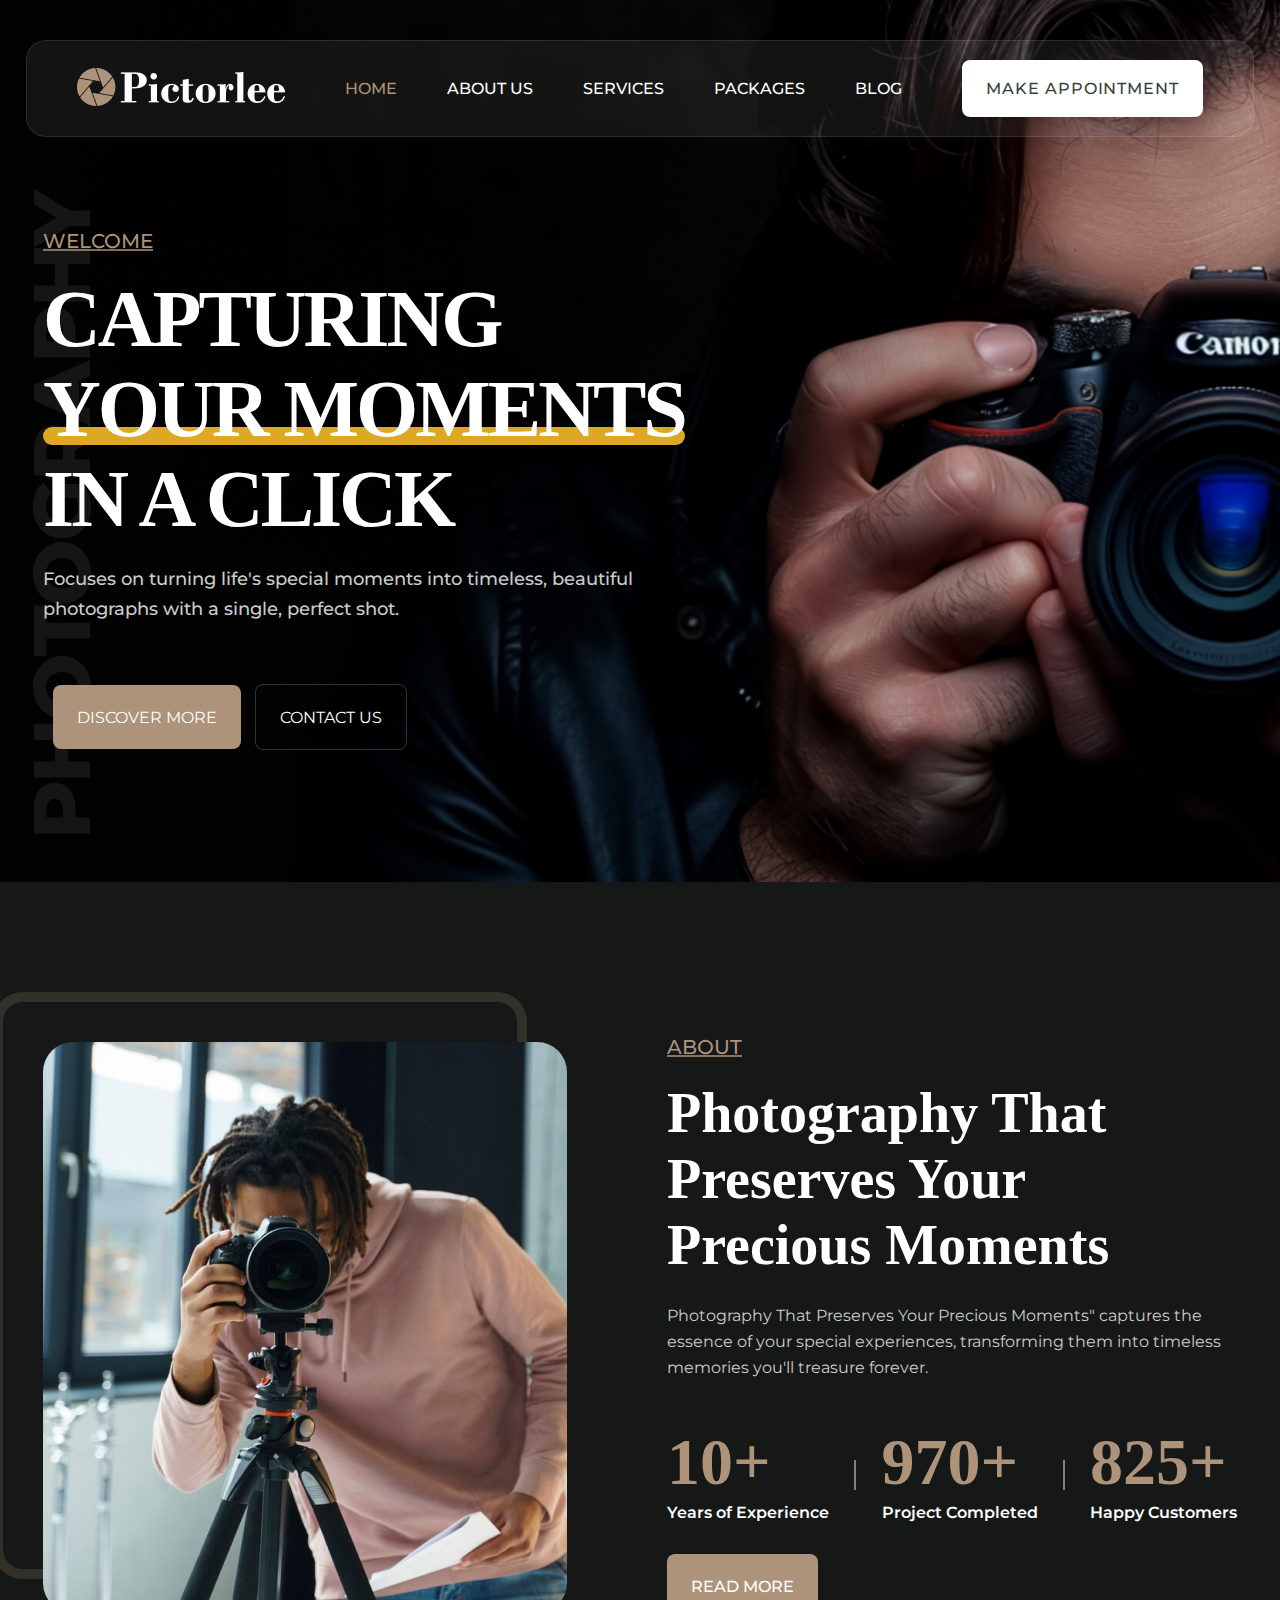
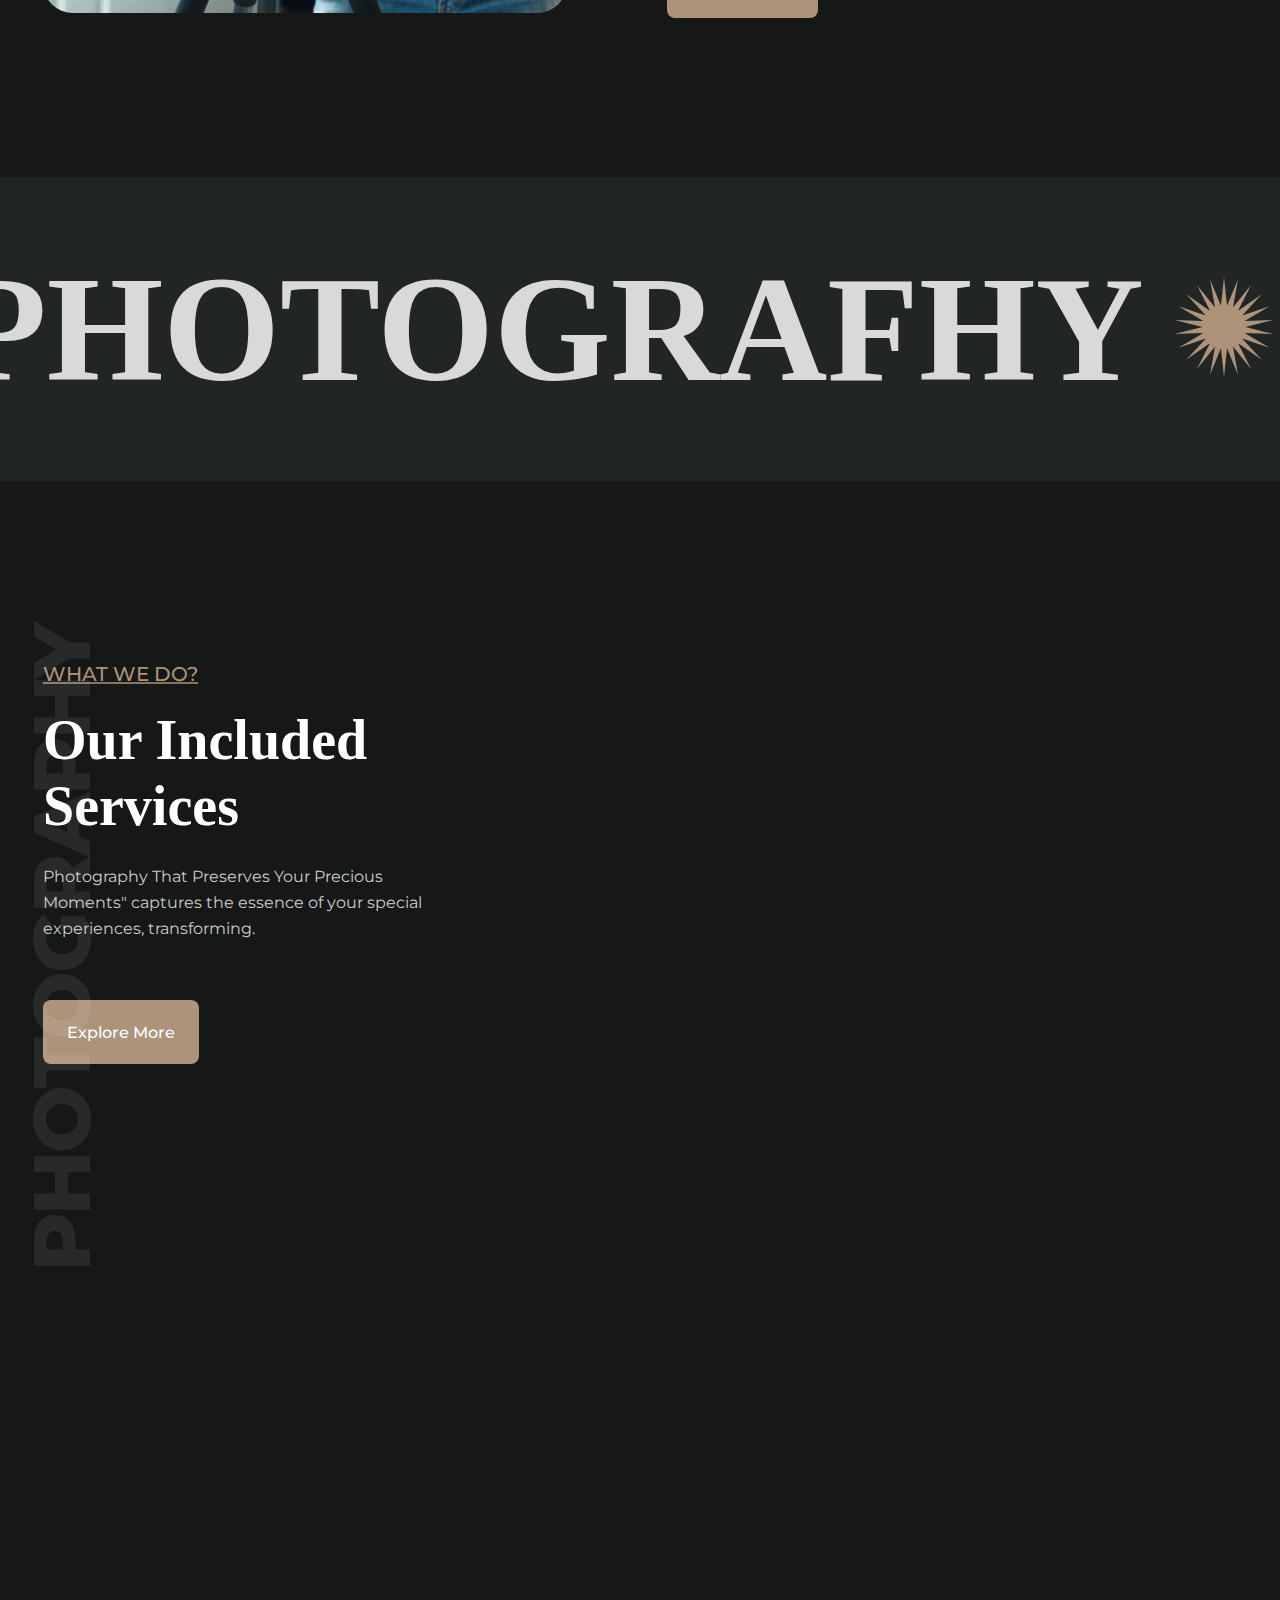
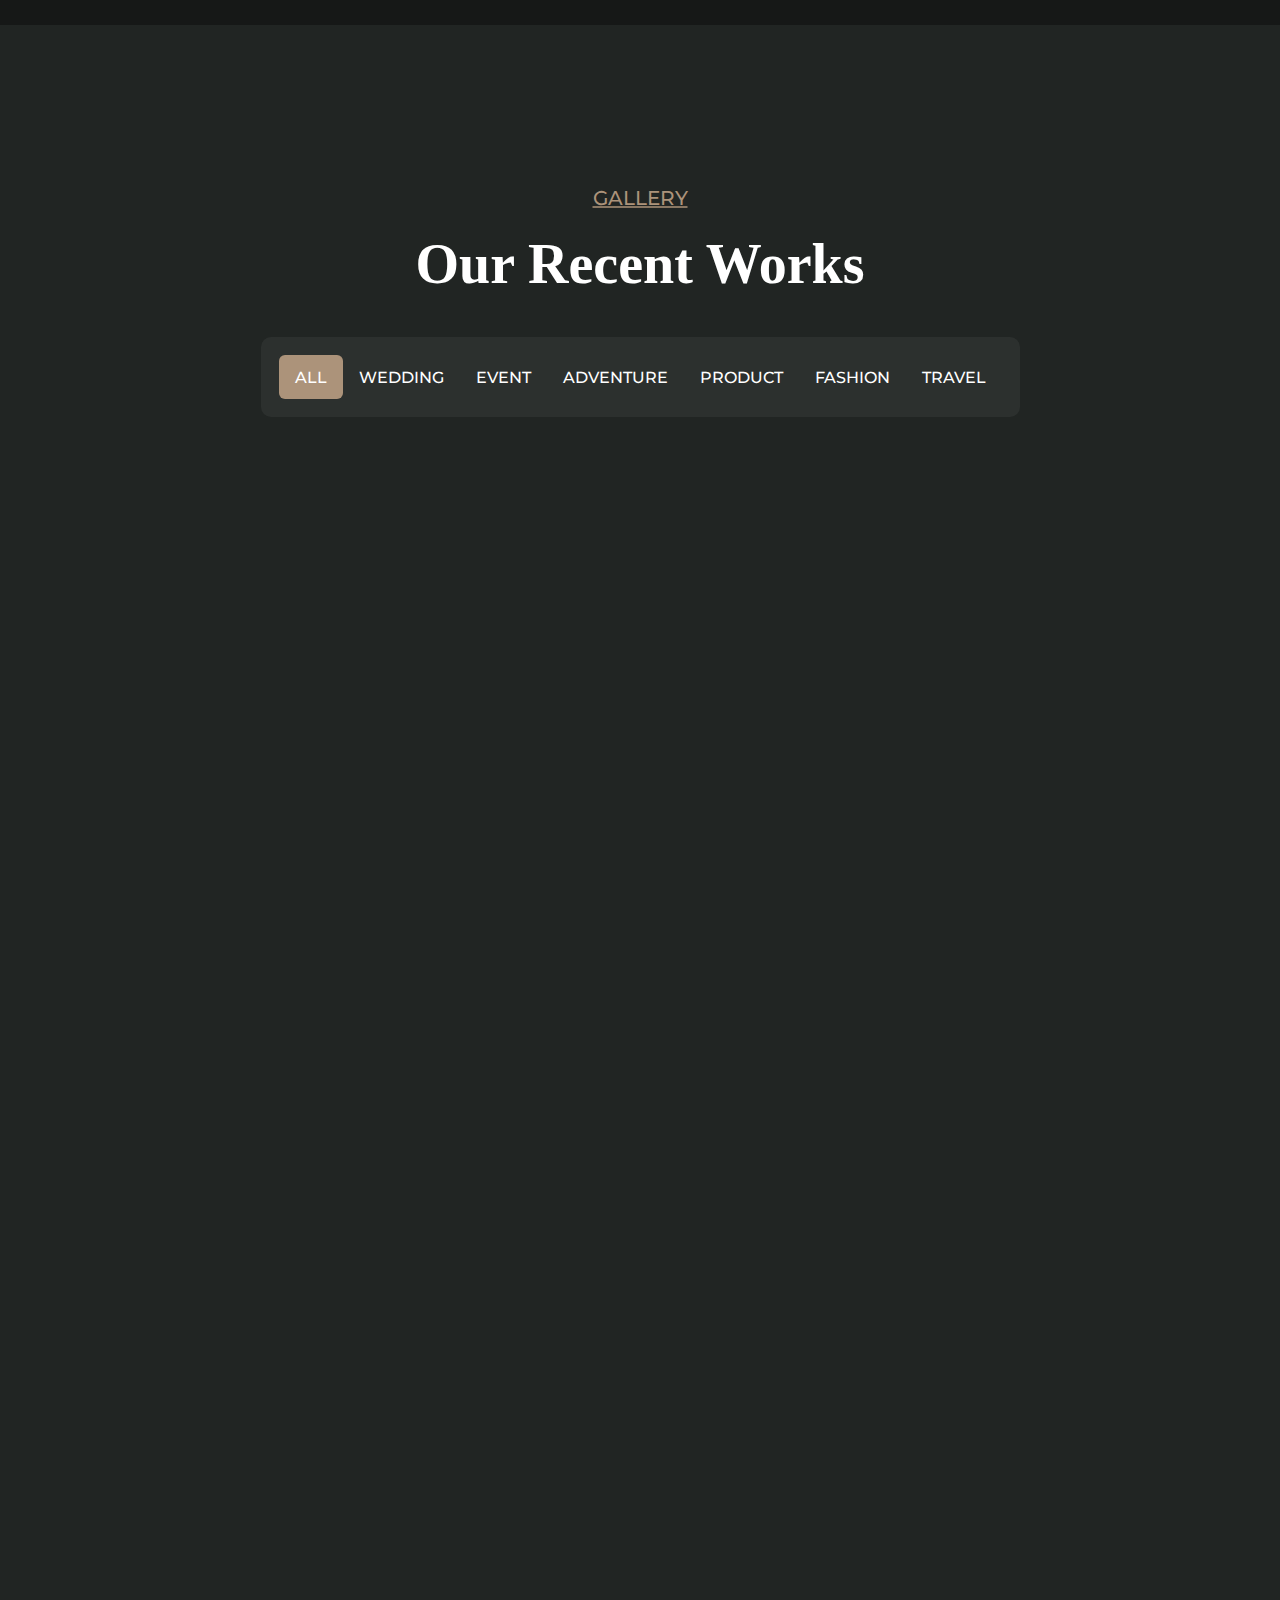
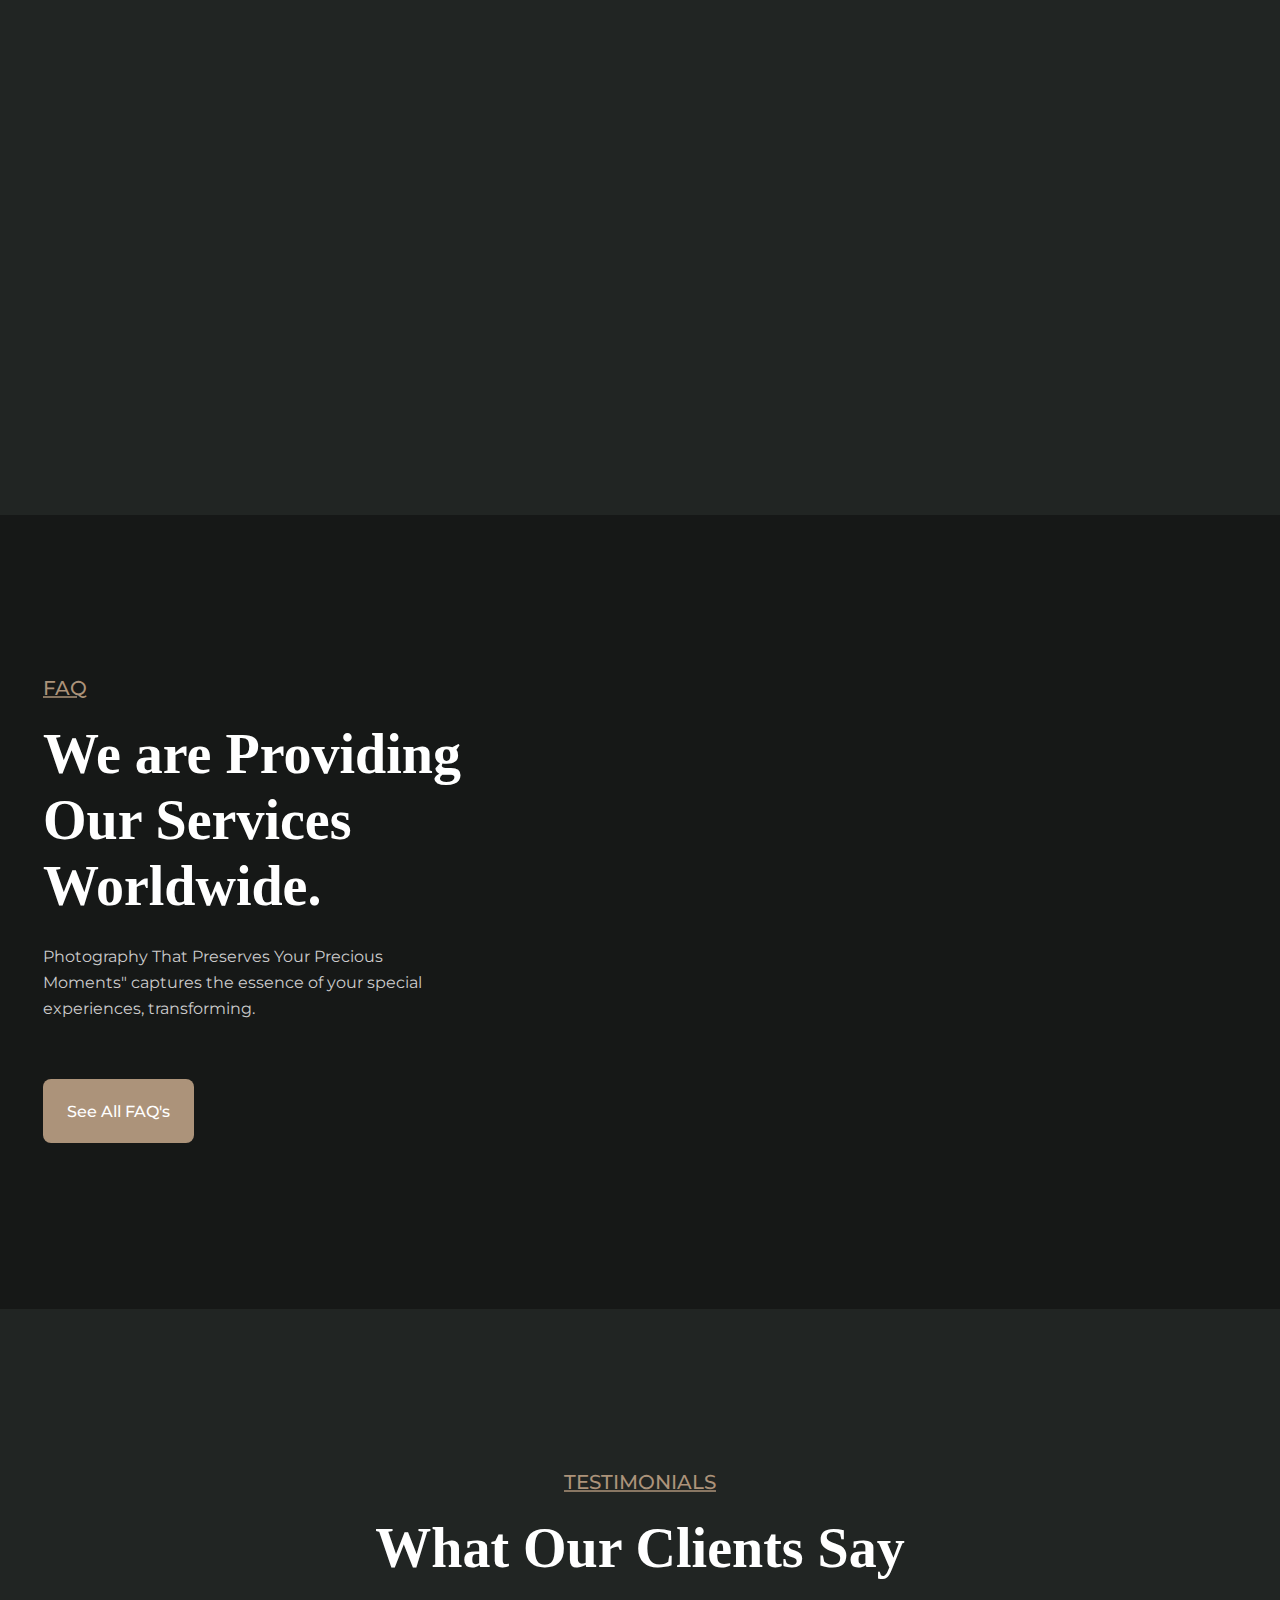
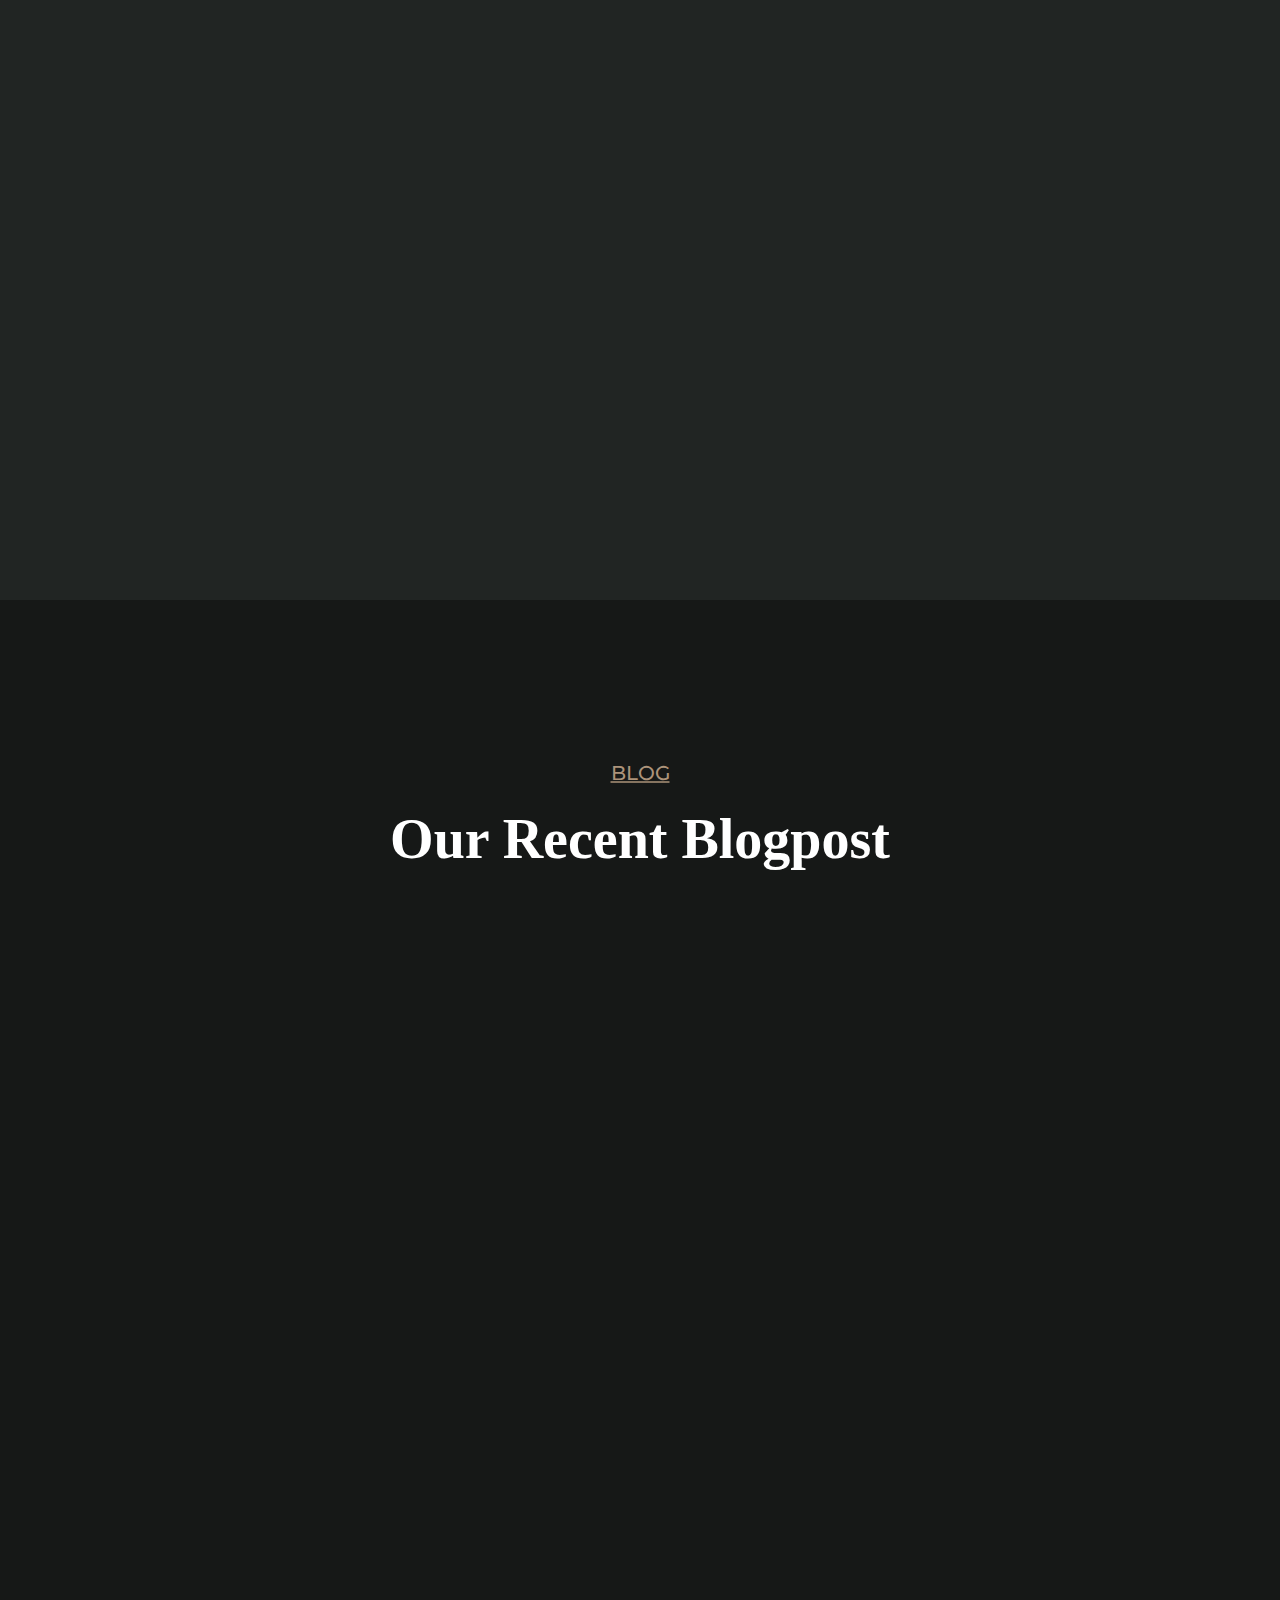
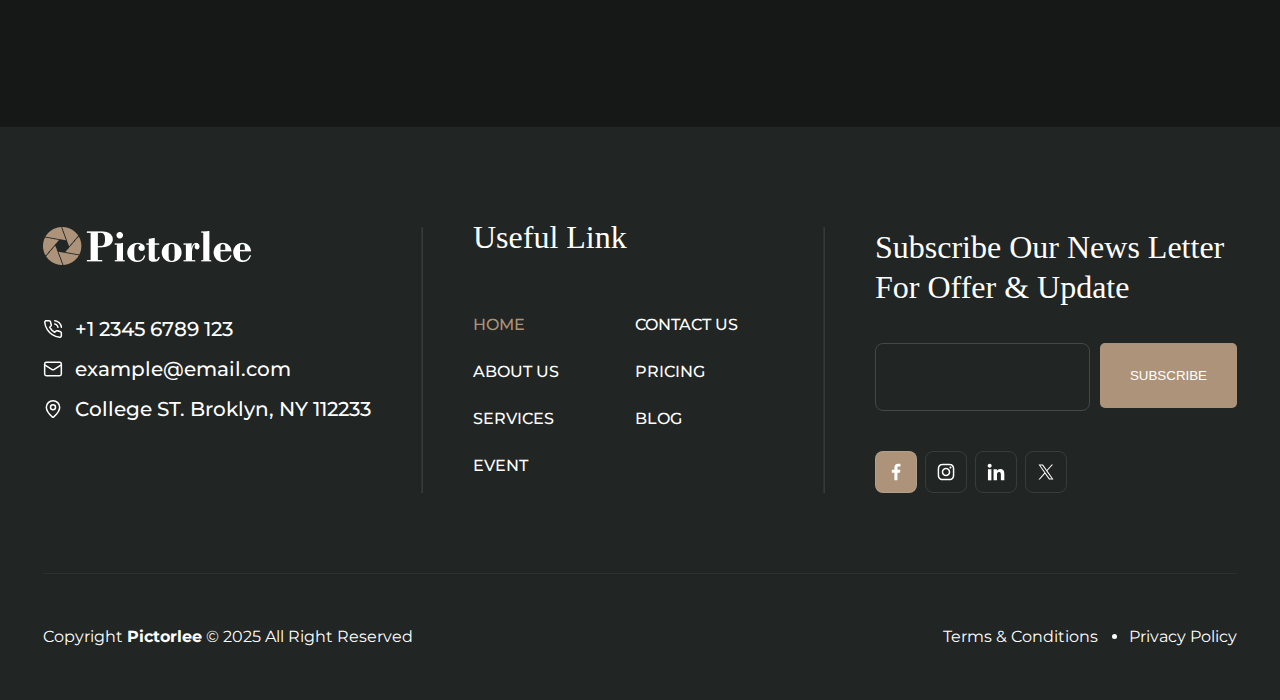
<file: index.html>
<!DOCTYPE html>
<html lang="en">
  <head>
    <meta charset="UTF-8" />
    <meta name="viewport" content="width=device-width, initial-scale=1.0" />
    <title>Document</title>
    <link rel="stylesheet" href="style.css" />

    <link rel="preconnect" href="https://fonts.googleapis.com" />
    <link rel="preconnect" href="https://fonts.gstatic.com" crossorigin />
    <link
      href="https://fonts.googleapis.com/css2?family=Montserrat:ital,wght@0,100..900;1,100..900&display=swap"
      rel="stylesheet"
    />
  </head>
  <body>
    <!-- Hero Section start -->
    <div class="hero">
      <header>
        <a href="index.html"><img src="Images/Homepage/Logo.png" alt="" /></a>
        <nav>
          <ul class="menu">
            <svg
              class="X-icon"
              xmlns="http://www.w3.org/2000/svg"
              viewBox="0 0 384 512"
            >
              <path
                d="M342.6 150.6c12.5-12.5 12.5-32.8 0-45.3s-32.8-12.5-45.3 0L192 210.7 86.6 105.4c-12.5-12.5-32.8-12.5-45.3 0s-12.5 32.8 0 45.3L146.7 256 41.4 361.4c-12.5 12.5-12.5 32.8 0 45.3s32.8 12.5 45.3 0L192 301.3 297.4 406.6c12.5 12.5 32.8 12.5 45.3 0s12.5-32.8 0-45.3L237.3 256 342.6 150.6z"
              />
            </svg>
            <li><a href="index.html" class="active">Home</a></li>
            <li><a href="about.html">About us</a></li>
            <li><a href="services.html">Services</a></li>
            <li><a href="services.html">Packages</a></li>
            <li><a href="#">blog</a></li>
          </ul>
        </nav>
        <a href="#" id="btn">Make Appointment</a>
        <svg
          class="bar-icon"
          xmlns="http://www.w3.org/2000/svg"
          viewBox="0 0 512 512"
        >
          <path
            d="M0 96C0 78.3 14.3 64 32 64l384 0c17.7 0 32 14.3 32 32s-14.3 32-32 32L32 128C14.3 128 0 113.7 0 96zM64 256c0-17.7 14.3-32 32-32l384 0c17.7 0 32 14.3 32 32s-14.3 32-32 32L96 288c-17.7 0-32-14.3-32-32zM448 416c0 17.7-14.3 32-32 32L32 448c-17.7 0-32-14.3-32-32s14.3-32 32-32l384 0c17.7 0 32 14.3 32 32z"
          />
        </svg>
      </header>
      <span class="overlay"></span>

      <div class="d1">
        <div class="content-1">
          <h1>PHOTOGRAPHY</h1>
        </div>

        <div class="content container">
          <div class="content-2">
            <h4 class="h4">Welcome</h4>
            <h1>Capturing <span>Your Moments</span> In A Click</h1>
            <p>
              Focuses on turning life's special moments into timeless, beautiful
              photographs with a single, perfect shot.
            </p>
            <a href="gallery.html">Discover More</a>
            <a href="contact.html">Contact Us</a>
          </div>
        </div>
      </div>
    </div>

    <!-- About Section start -->
    <div class="about-hm about">
      <div class="container about-container">
        <div class="img-div">
          <div class="about-border"></div>
          <img class="img" src="Images/Homepage/image 2.png" alt="" />
        </div>

        <div class="about-content">
          <h4 class="h4">About</h4>
          <h2>Photography That Preserves Your Precious Moments</h2>
          <p>
            Photography That Preserves Your Precious Moments" captures the
            essence of your special experiences, transforming them into timeless
            memories you'll treasure forever.
          </p>

          <div class="stats-container">
            <div class="stat">
              <h1 class="number">10+</h1>
              <h6 class="label">Years of Experience</h6>
            </div>
            <div class="divider"></div>
            <div class="stat">
              <h1 class="number">970+</h1>
              <h6 class="label">Project Completed</h6>
            </div>
            <div class="divider"></div>
            <div class="stat">
              <h1 class="number">825+</h1>
              <h6 class="label">Happy Customers</h6>
            </div>
          </div>

          <a href="about.html">READ MORE</a>
        </div>
      </div>
    </div>

    <!-- Animated logo start-->
    <div class="animated-logo">
      <div class="logo-slider">
        <div class="logos" id="logos">
          <div class="animate-logo"><h5>Photografhy</h5></div>
          <div class="animate-logo">
            <img src="Images/Homepage/star(2).svg" alt="Logo 2" />
          </div>
          <div class="animate-logo"><h6>Photografhy</h6></div>
          <div class="animate-logo">
            <img src="Images/Homepage/star(2).svg" alt="Logo 4" />
          </div>
          <div class="animate-logo"><h5>Photografhy</h5></div>
          <div class="animate-logo">
            <img src="Images/Homepage/star(2).svg" alt="Logo 4" />
          </div>
          <div class="animate-logo"><h6>Photografhy</h6></div>
          <div class="animate-logo">
            <img src="Images/Homepage/star(2).svg" alt="Logo 4" />
          </div>
        </div>
      </div>
    </div>

    <!-- Services Section start -->
    <section class="services">
      <div class="content-1">
        <h1>PHOTOGRAPHY</h1>
      </div>
      <div class="container services-container">
        <div class="services-content">
          <h4 class="h4">What We Do?</h4>
          <h2>Our Included Services</h2>
          <p>
            Photography That Preserves Your Precious Moments" captures the
            essence of your special experiences, transforming.
          </p>
          <a href="services.html">Explore More</a>
        </div>

        <div class="serviced-card-container">
          <div class="services-card">
            <img src="Images/Homepage/se-1.svg" alt="" />
            <h4>Wedding Photography</h4>
            <p>
              Our wedding photography focuses on capturing the love, laughter,
              and unforgettable moments of your big day, delivering beautiful,
              timeless images that tell your unique story.
            </p>
            <a href="servicesDetials.html">VIEW DETAILS</a>
          </div>

          <div class="services-card">
            <img src="Images/Homepage/se-3.svg" alt="" />
            <h4>Adventure Photography</h4>
            <p>
              Our wedding photography focuses on capturing the love, laughter,
              and unforgettable moments of your big day, delivering beautiful,
              timeless images that tell your unique story.
            </p>
            <a href="#">VIEW DETAILS</a>
          </div>

          <div class="services-card">
            <img src="Images/Homepage/se-3.svg" alt="" />
            <h4>Event Photography</h4>
            <p>
              Our wedding photography focuses on capturing the love, laughter,
              and unforgettable moments of your big day, delivering beautiful,
              timeless images that tell your unique story.
            </p>
            <a href="servicesDetials.html">VIEW DETAILS</a>
          </div>

          <div class="services-card">
            <img src="Images/Homepage/se-4.svg" alt="" />
            <h4>Outdoor Photography</h4>
            <p>
              Our wedding photography focuses on capturing the love, laughter,
              and unforgettable moments of your big day, delivering beautiful,
              timeless images that tell your unique story.
            </p>
            <a href="servicesDetials.html">VIEW DETAILS</a>
          </div>
        </div>
      </div>
    </section>

    <!-- Image Gallery Start -->
    <div class="imageGallery">
      <div class="container">
        <div class="image-content">
          <h4 class="h4">GALLERY</h4>
          <h2>Our Recent Works</h2>
          <div class="filter-container">
            <button class="filter filter-active" data-filter="all">All</button>
            <button class="filter" data-filter="wedding">Wedding</button>
            <button class="filter" data-filter="event">Event</button>
            <button class="filter" data-filter="adventure">Adventure</button>
            <button class="filter" data-filter="product">Product</button>
            <button class="filter" data-filter="fashion">Fashion</button>
            <button class="filter" data-filter="travel">Travel</button>
          </div>
        </div>
        <div class="image-box">
          <div class="dream">
            <div class="gallery-item" data-category="wedding">
              <div class="plus">+</div>
              <img src="Images/Homepage/Item_1.png" alt="Wedding Photo" />
            </div>
            <div class="gallery-item" data-category="product">
              <div class="plus">+</div>
              <img src="Images/Homepage/Item_4.png" alt="Product Photo" />
            </div>
            <div class="gallery-item" data-category="fashion">
              <div class="plus">+</div>
              <img src="Images/Homepage/Item_7.png" alt="Fashion Photo" />
            </div>
          </div>
          <div class="dream">
            <div class="gallery-item" data-category="event">
              <div class="plus">+</div>
              <img src="Images/Homepage/Item_2.png" alt="Event Photo" />
            </div>
            <div class="gallery-item" data-category="adventure">
              <div class="plus">+</div>
              <img src="Images/Homepage/Item_5.png" alt="Adventure Photo" />
            </div>
            <div class="gallery-item" data-category="travel">
              <div class="plus">+</div>
              <img src="Images/Homepage/Item_8.png" alt="Travel Photo" />
            </div>
          </div>
          <div class="dream">
            <div class="gallery-item" data-category="wedding">
              <div class="plus">+</div>
              <img src="Images/Homepage/Item_3.png" alt="Wedding Photo" />
            </div>
            <div class="gallery-item" data-category="event">
              <div class="plus">+</div>
              <img src="Images/Homepage/Item_6.png" alt="Event Photo" />
            </div>
            <div class="gallery-item" data-category="adventure">
              <div class="plus">+</div>
              <img src="Images/Homepage/Item_9.png" alt="Adventure Photo" />
            </div>
          </div>
        </div>
      </div>
    </div>

    <!-- Faq Secction -->
    <div class="faq-hm-page faq">
      <div class="faq-container container">
        <div class="faq-content">
          <h4 class="h4">faq</h4>
          <h2>We are Providing Our Services Worldwide.</h2>
          <p>
            Photography That Preserves Your Precious Moments" captures the
            essence of your special experiences, transforming.
          </p>
          <a href="faq.html">See All FAQ's</a>
        </div>

        <section class="faq-section">
          <div class="faq-item">
            <button class="faq-question">
              What types of photography services do you offer?
              <div class="icon-bg"><span class="toggle-icon">+</span></div>
            </button>
            <div class="faq-answer">
              <p>
                We offer a wide range of services, including wedding, event,
                portrait, lifestyle, product, and corporate photography.
                Whatever your needs, we tailor our approach to deliver stunning
                images that capture the essence of the moment.
              </p>
            </div>
          </div>

          <div class="faq-item">
            <button class="faq-question">
              How can I book a photography session?
              <div class="icon-bg"><span class="toggle-icon">+</span></div>
            </button>
            <div class="faq-answer">
              <p>
                We offer a wide range of services, including wedding, event,
                portrait, lifestyle, product, and corporate photography.
                Whatever your needs, we tailor our approach to deliver stunning
                images that capture the essence of the moment.
              </p>
            </div>
          </div>

          <div class="faq-item">
            <button class="faq-question">
              What is included in your wedding photography package?
              <div class="icon-bg"><span class="toggle-icon">+</span></div>
            </button>
            <div class="faq-answer">
              <p>
                We offer a wide range of services, including wedding, event,
                portrait, lifestyle, product, and corporate photography.
                Whatever your needs, we tailor our approach to deliver stunning
                images that capture the essence of the moment.
              </p>
            </div>
          </div>

          <div class="faq-item">
            <button class="faq-question">
              Can I request specific shots or styles for my session?
              <div class="icon-bg"><span class="toggle-icon">+</span></div>
            </button>
            <div class="faq-answer">
              <p>
                We offer a wide range of services, including wedding, event,
                portrait, lifestyle, product, and corporate photography.
                Whatever your needs, we tailor our approach to deliver stunning
                images that capture the essence of the moment.
              </p>
            </div>
          </div>

          <div class="faq-item">
            <button class="faq-question">
              How many photos will I receive from my shoot?
              <div class="icon-bg"><span class="toggle-icon">+</span></div>
            </button>
            <div class="faq-answer">
              <p>
                We offer a wide range of services, including wedding, event,
                portrait, lifestyle, product, and corporate photography.
                Whatever your needs, we tailor our approach to deliver stunning
                images that capture the essence of the moment.
              </p>
            </div>
          </div>

          <div class="faq-item">
            <button class="faq-question">
              Do you offer printing services or albums?
              <div class="icon-bg"><span class="toggle-icon">+</span></div>
            </button>
            <div class="faq-answer">
              <p>
                We offer a wide range of services, including wedding, event,
                portrait, lifestyle, product, and corporate photography.
                Whatever your needs, we tailor our approach to deliver stunning
                images that capture the essence of the moment.
              </p>
            </div>
          </div>
        </section>
      </div>
    </div>

    <!-- Testemonial section -->
    <div class="testemonials">
      <div class="testemonial-content container">
        <h4 class="h4">Testimonials</h4>
        <h2>What Our Clients Say</h2>
      </div>

      <div class="testimonial-container container">
        <div class="testemonial-item">
          <div class="rating">
            <img src="Images/Homepage/star.svg" alt="" />
            <img src="Images/Homepage/star.svg" alt="" />
            <img src="Images/Homepage/star.svg" alt="" />
            <img src="Images/Homepage/star.svg" alt="" />
            <img src="Images/Homepage/star.svg" alt="" />
          </div>
          <p>
            Supporting Politoni has been one of the most empowering decisions
            I've made. Their commitment to democracy, inclusi, and real change
            is evident in everything they do.
          </p>
          <img class="line" src="Images/Homepage/line.svg" />
          <div class="profile">
            <img src="Images/Homepage/Avater.png" alt="" />
            <div>
              <h5>Whitney Flores</h5>
              <p>Founder & CEO</p>
            </div>
          </div>
          <img class="quation" src="Images/Homepage/Quotation.svg" alt="" />
        </div>

        <div class="testemonial-item">
          <div class="rating">
            <img src="Images/Homepage/star.svg" alt="" />
            <img src="Images/Homepage/star.svg" alt="" />
            <img src="Images/Homepage/star.svg" alt="" />
            <img src="Images/Homepage/star.svg" alt="" />
            <img src="Images/Homepage/star.svg" alt="" />
          </div>
          <p>
            One of the highlights was the quick turnaround time. Despite the
            high volume of images, the edited photos were delivered ahead of
            schedule, exceeding my expectations.
          </p>
          <img class="line" src="Images/Homepage/line.svg" />
          <div class="profile">
            <img src="Images/Homepage/Avater (1).png" alt="" />
            <div>
              <h5>Twinky Leen</h5>
              <p>Architect</p>
            </div>
          </div>
          <img class="quation" src="Images/Homepage/Quotation.svg" alt="" />
        </div>
      </div>
    </div>

    <!-- bloge post start -->
    <div class="bloge">
      <div class="bloge-content-container container">
        <h4 class="h4">Blog</h4>
        <h2>Our Recent Blogpost</h2>
      </div>

      <div class="bloge-item-container container">
        <div class="bloge-item">
          <img src="Images/Homepage/image 21.png" alt="" />
          <h3>The Art of Capturing Your Timeless Moments</h3>
          <p>Post Create : Oct 21, 2024 By - Admin</p>
        </div>
        <div class="bloge-item">
          <img src="Images/Homepage/image 20.png" alt="" />
          <h3>The Journey of Professional Photography</h3>
          <p>Post Create : Oct 21, 2024</p>
        </div>
        <div class="bloge-item">
          <img src="Images/Homepage/image 22.png" alt="" />
          <h3>The Art of Capturing Your Timeless Moments</h3>
          <p>Post Create : Oct 21, 2024 By - Admin</p>
        </div>
      </div>
    </div>

    <!-- Footer -->
    <footer>
      <div class="container">
        <div class="footer-container">
          <div class="footer-logo-section">
            <div class="footer-logo">
              <img src="Images/Homepage/Logo.png" alt="Pictorlee Logo" />
            </div>
            <div class="footer-contact">
              <p>
                <img src="Images/Homepage/phone-icon.svg" alt="Phone" /> +1 2345
                6789 123
              </p>
              <p>
                <img src="Images/Homepage/email-icon.svg" alt="Email" />
                example@email.com
              </p>
              <p>
                <img src="Images/Homepage/location-icon.svg" alt="Location" />
                College ST. Broklyn, NY 112233
              </p>
            </div>
          </div>

          <hr />

          <div class="footer-links">
            <h5>Useful Link</h5>
            <ul>
              <li><a class="footer-active-link" href="index.html">HOME</a></li>
              <li><a href="about.html">ABOUT US</a></li>
              <li><a href="services.html">SERVICES</a></li>
              <li><a href="services.html">EVENT</a></li>
              <li><a href="contact.html">CONTACT US</a></li>
              <li><a href="#">PRICING</a></li>
              <li><a href="#">BLOG</a></li>
            </ul>
          </div>

          <hr />

          <div class="footer-newsletter">
            <h5>Subscribe Our News Letter For Offer & Update</h5>
            <form class="newsletter-form">
              <input type="email" required />
              <button type="submit">SUBSCRIBE</button>
            </form>
            <div class="social-icons">
              <a href="#" class="footer-active"
                ><img src="Images/Homepage/facebook.svg" alt="Facebook"
              /></a>
              <a href="#"
                ><img src="Images/Homepage/instagram.svg" alt="Instagram"
              /></a>
              <a href="#"
                ><img src="Images/Homepage/linkedin.svg" alt="LinkedIn"
              /></a>
              <a href="#"
                ><img src="Images/Homepage/tiwtter.svg" alt="Twitter"
              /></a>
            </div>
          </div>
        </div>

        <div class="footer-bottom">
          <p>Copyright <span>Pictorlee</span> © 2025 All Right Reserved</p>
          <div class="footer-bottom-links">
            <ul>
              <li><a href="#">Terms & Conditions</a></li>
              <li class="list"><a href="#">Privacy Policy</a></li>
            </ul>
          </div>
        </div>
      </div>
    </footer>

    <script src="script.js" defer></script>
  </body>
</html>
</file>
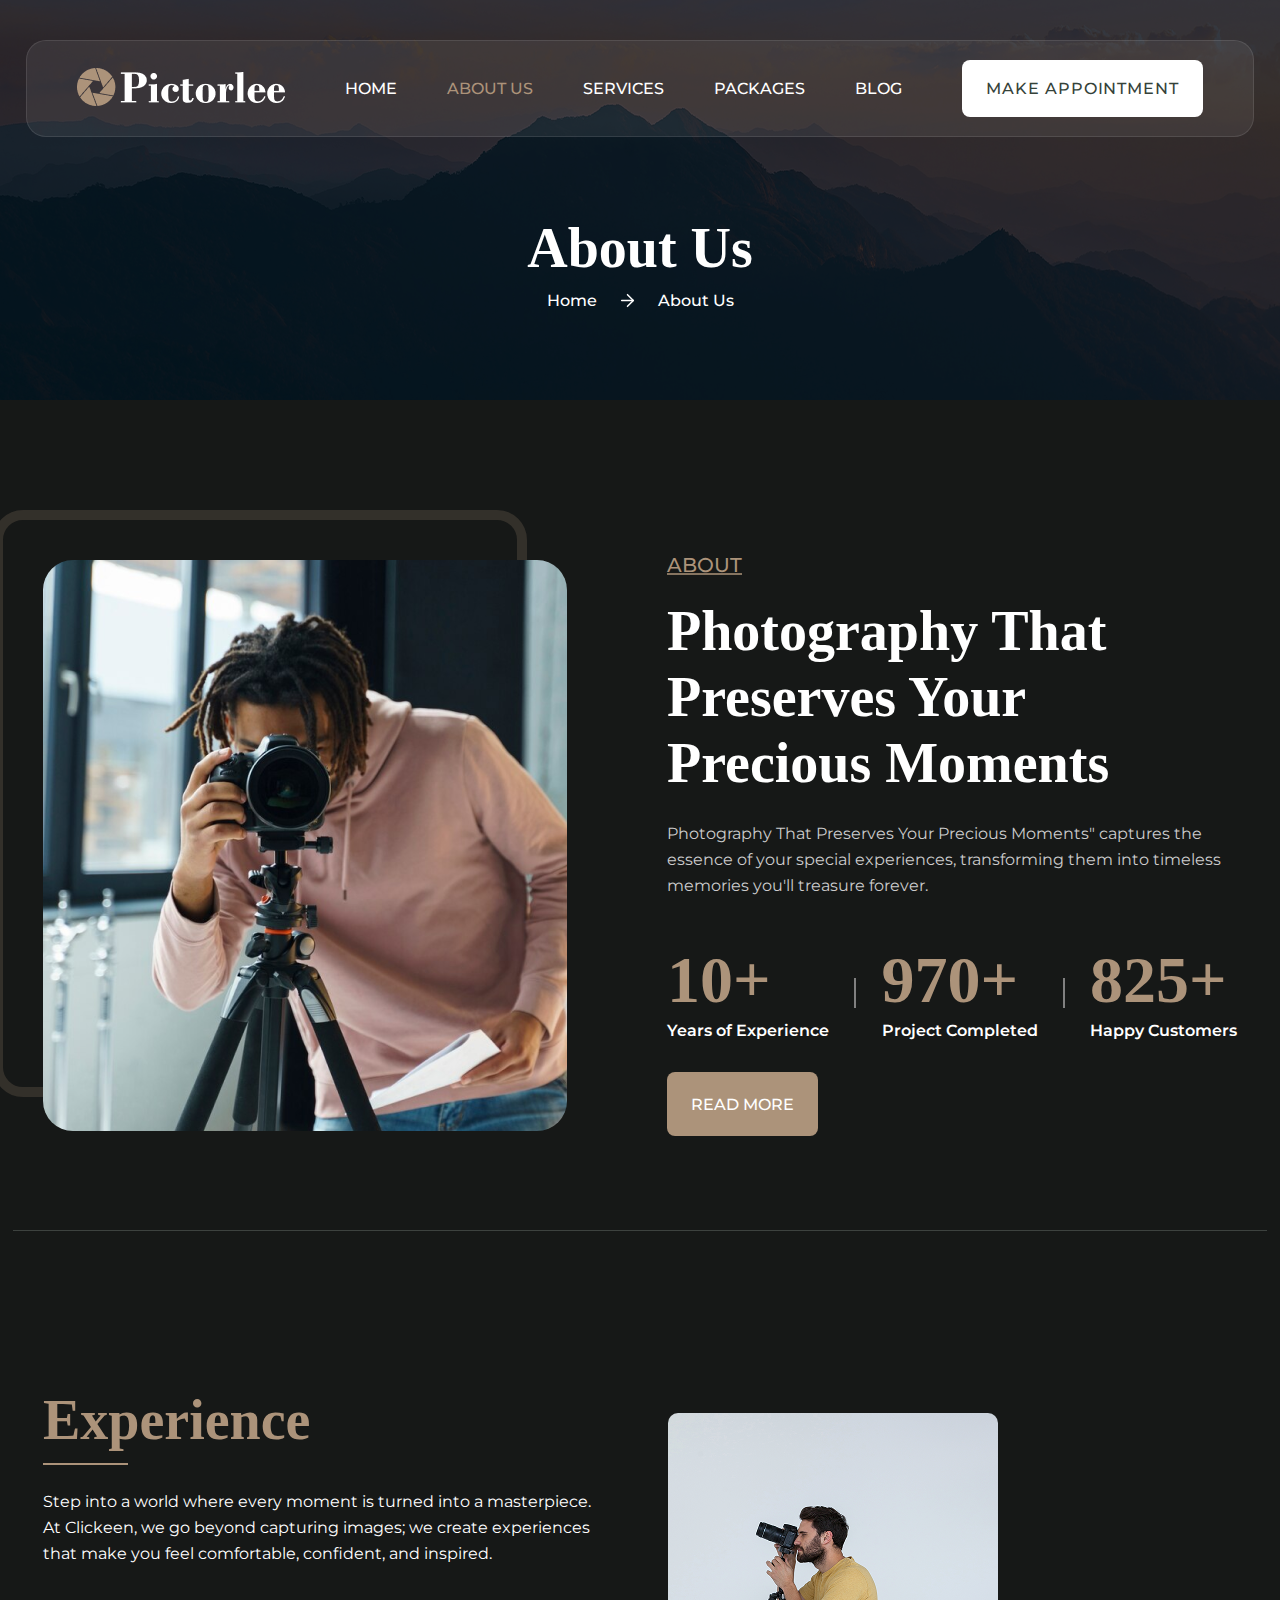
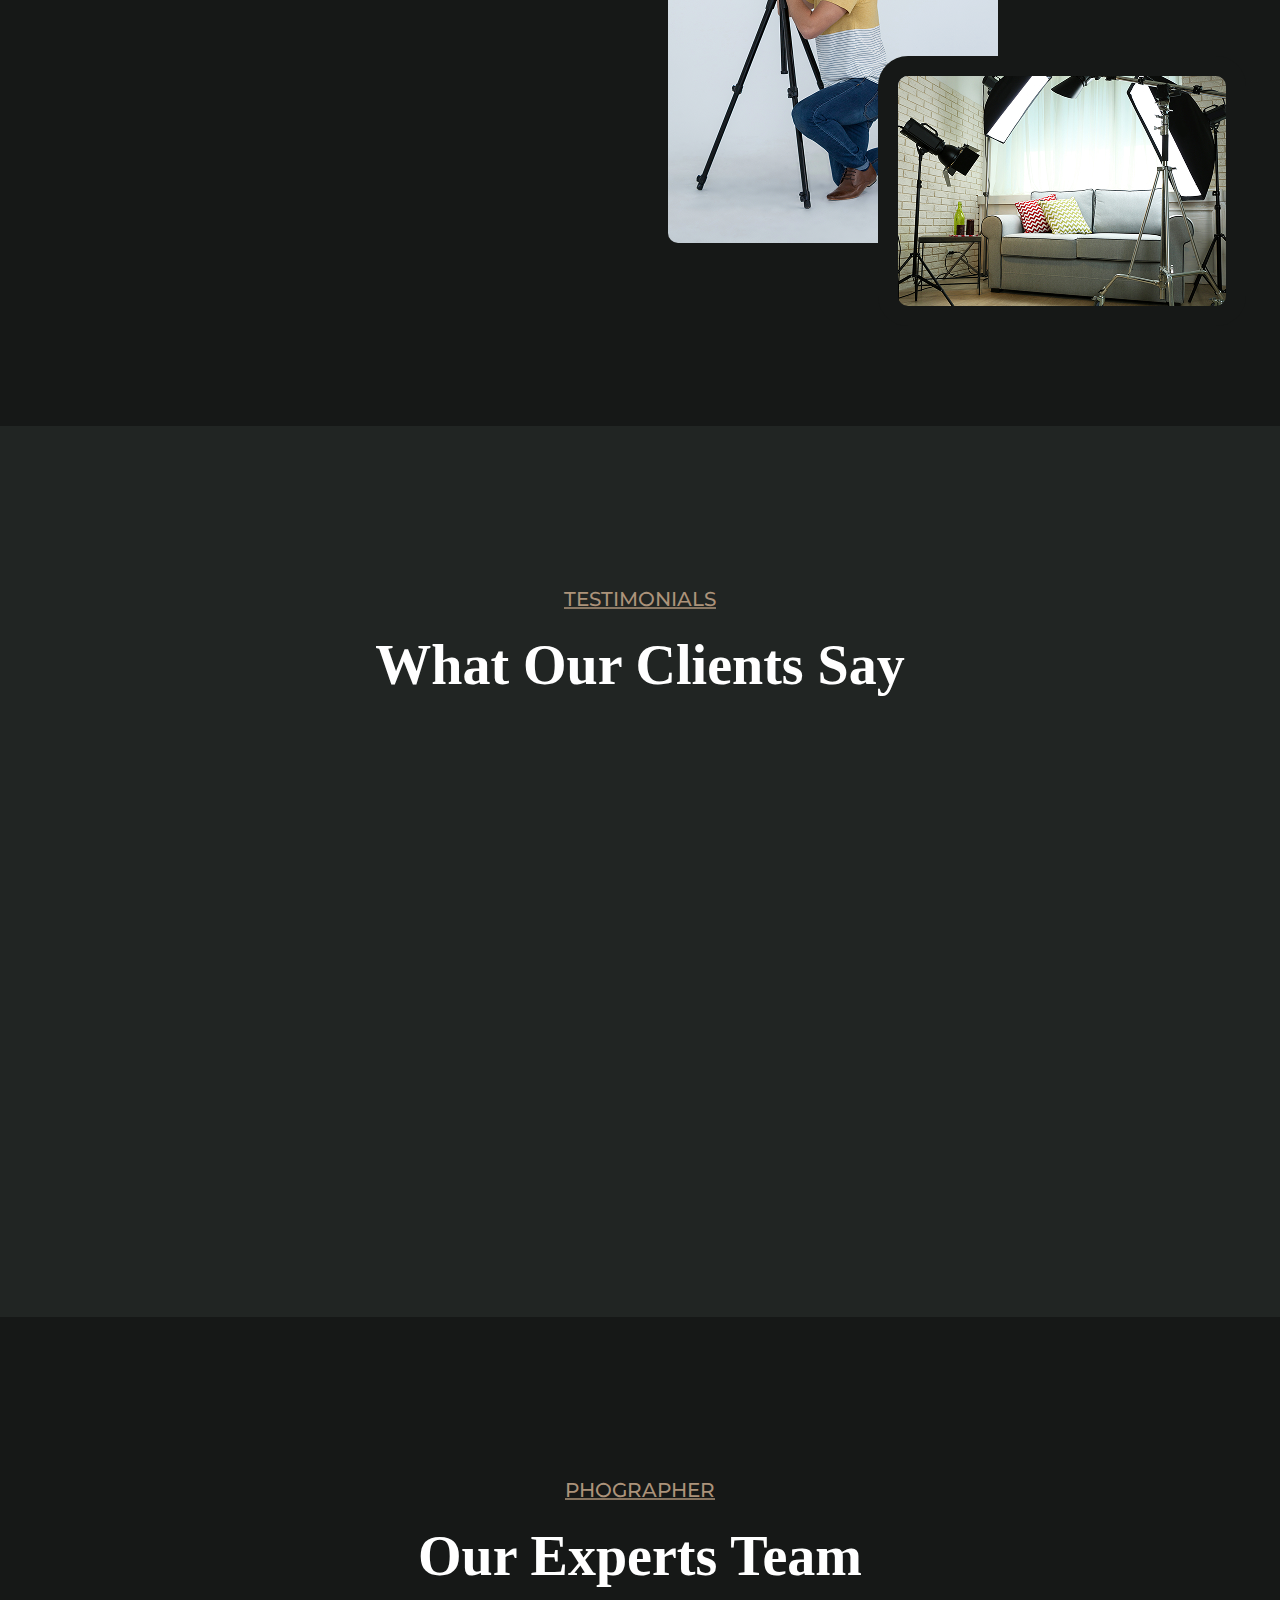
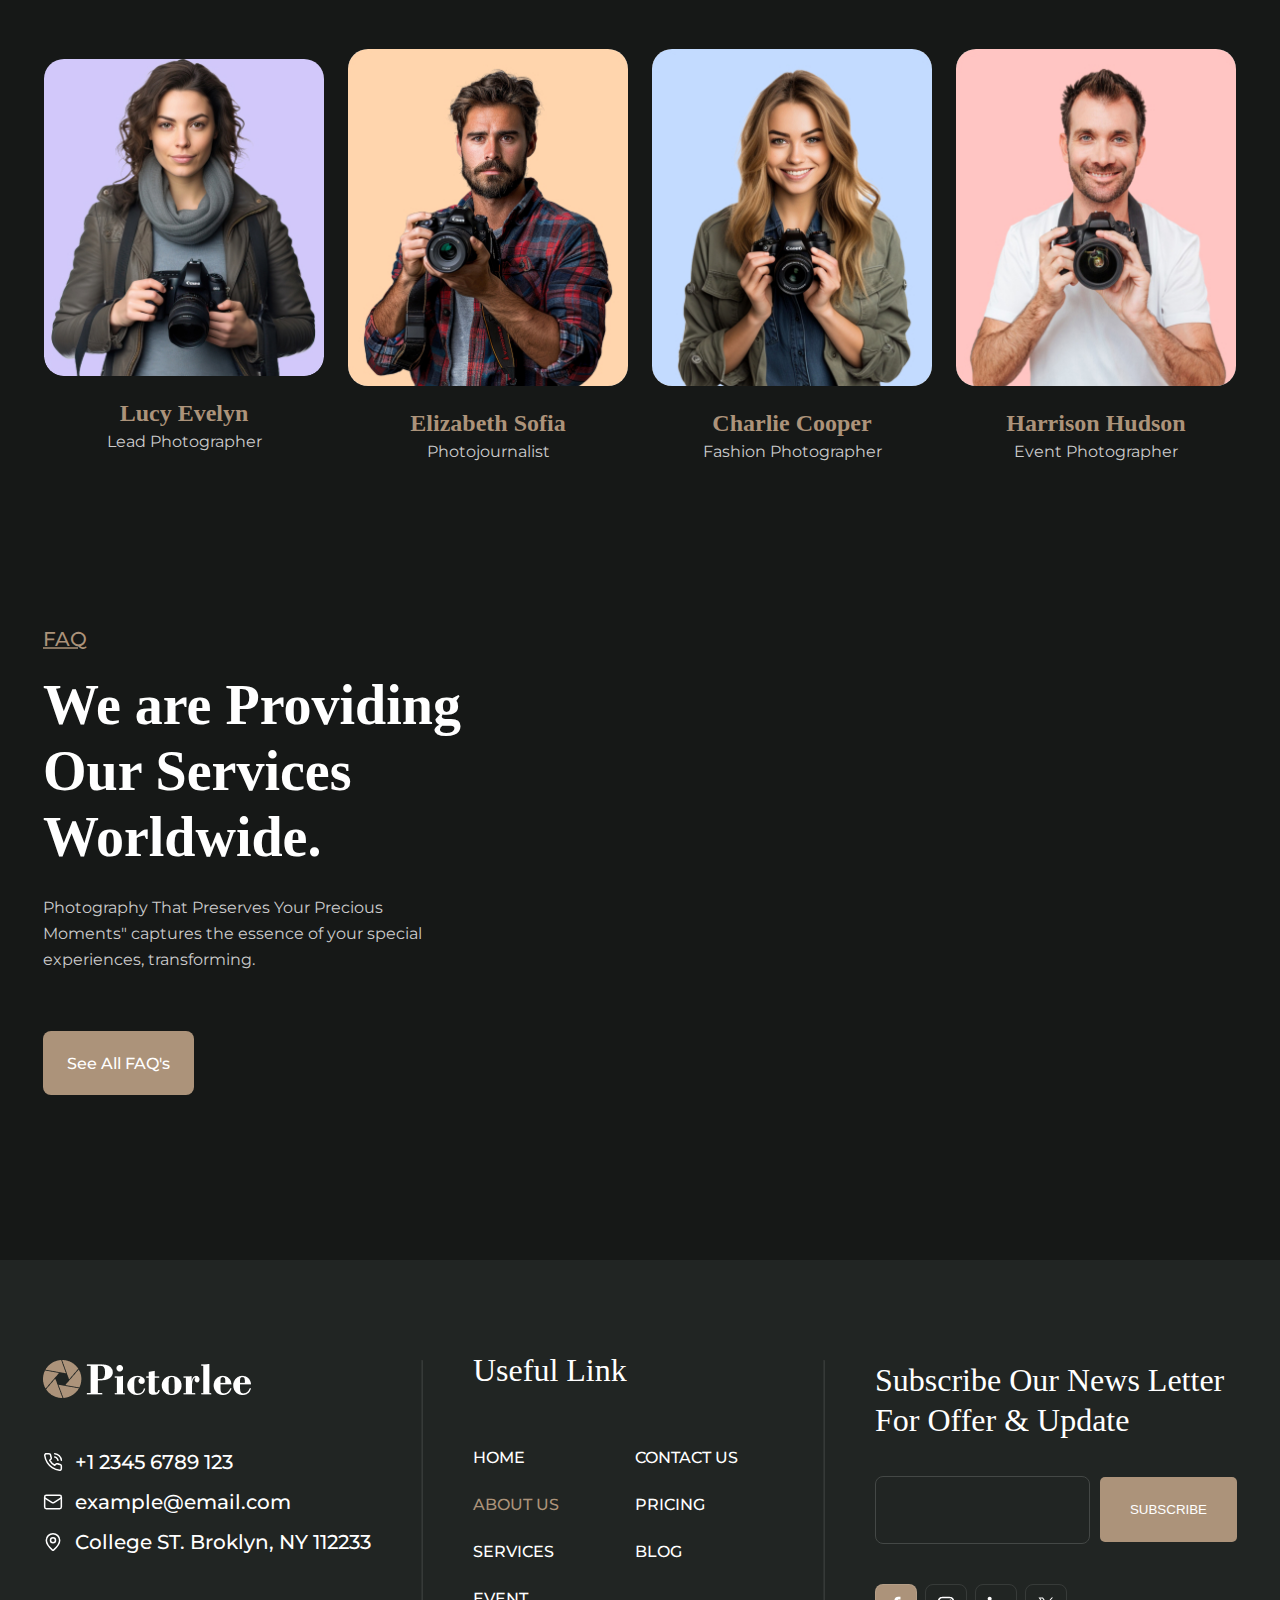
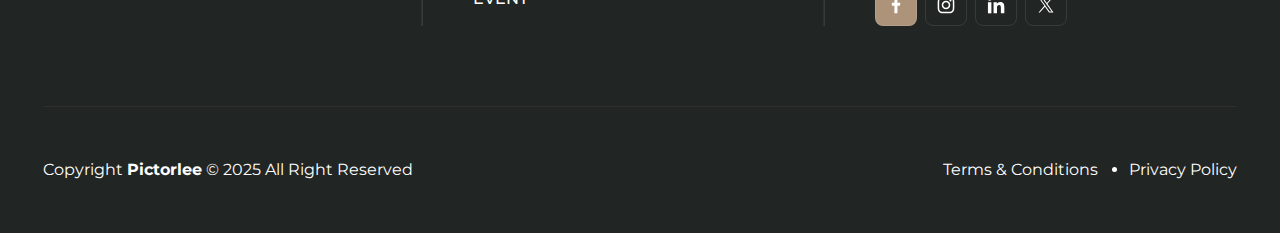
<file: about.html>
<!DOCTYPE html>
<html lang="en">
  <head>
    <meta charset="UTF-8" />
    <meta name="viewport" content="width=device-width, initial-scale=1.0" />
    <title>About Us</title>
    <link rel="stylesheet" href="style.css" />

    <link rel="preconnect" href="https://fonts.googleapis.com" />
    <link rel="preconnect" href="https://fonts.gstatic.com" crossorigin />
    <link
      href="https://fonts.googleapis.com/css2?family=Montserrat:ital,wght@0,100..900;1,100..900&display=swap"
      rel="stylesheet"
    />
  </head>
  <body>
    <!-- top banner -->
    <div class="top-banner">
      <div class="banner">
        <img
          class="banner-img"
          src="Images/About us/ash-edmonds-v0Qujn-zHJk-unsplash 1.jpg"
          alt=""
        />
        <span class="banner-overlay"> </span>

        <header class="ab-header">
          <a href="index.html"><img src="Images/Homepage/Logo.png" alt="" /></a>
          <nav>
            <ul class="menu">
              <svg
                class="X-icon"
                xmlns="http://www.w3.org/2000/svg"
                viewBox="0 0 384 512"
              >
                <path
                  d="M342.6 150.6c12.5-12.5 12.5-32.8 0-45.3s-32.8-12.5-45.3 0L192 210.7 86.6 105.4c-12.5-12.5-32.8-12.5-45.3 0s-12.5 32.8 0 45.3L146.7 256 41.4 361.4c-12.5 12.5-12.5 32.8 0 45.3s32.8 12.5 45.3 0L192 301.3 297.4 406.6c12.5 12.5 32.8 12.5 45.3 0s12.5-32.8 0-45.3L237.3 256 342.6 150.6z"
                />
              </svg>
              <li><a href="index.html">Home</a></li>
              <li><a href="about.html" class="active">About us</a></li>
              <li><a href="services.html">Services</a></li>
              <li><a href="services.html">Packages</a></li>
              <li><a href="#">blog</a></li>
            </ul>
          </nav>
          <a href="#" id="btn">Make Appointment</a>
          <svg
            class="bar-icon"
            xmlns="http://www.w3.org/2000/svg"
            viewBox="0 0 512 512"
          >
            <path
              d="M0 96C0 78.3 14.3 64 32 64l384 0c17.7 0 32 14.3 32 32s-14.3 32-32 32L32 128C14.3 128 0 113.7 0 96zM64 256c0-17.7 14.3-32 32-32l384 0c17.7 0 32 14.3 32 32s-14.3 32-32 32L96 288c-17.7 0-32-14.3-32-32zM448 416c0 17.7-14.3 32-32 32L32 448c-17.7 0-32-14.3-32-32s14.3-32 32-32l384 0c17.7 0 32 14.3 32 32z"
            />
          </svg>
        </header>
        <span class="overlay"></span>

        <div class="banner-content">
          <h2>About Us</h2>
          <div class="path">
            <a href="index.html">Home</a>
            <img src="Images/About us/arrow.svg" alt="" />
            <a href="about.html">About Us</a>
          </div>
        </div>
      </div>
    </div>

    <!-- About us section -->
    <div class="about about-page">
      <div class="container about-container">
        <div class="img-div">
          <div class="about-border"></div>
          <img class="img" src="Images/Homepage/image 2.png" alt="" />
        </div>

        <div class="about-content">
          <h4 class="h4">About</h4>
          <h2>Photography That Preserves Your Precious Moments</h2>
          <p>
            Photography That Preserves Your Precious Moments" captures the
            essence of your special experiences, transforming them into timeless
            memories you'll treasure forever.
          </p>

          <div class="stats-container">
            <div class="stat">
              <h1 class="number">10+</h1>
              <h6 class="label">Years of Experience</h6>
            </div>
            <div class="divider"></div>
            <div class="stat">
              <h1 class="number">970+</h1>
              <h6 class="label">Project Completed</h6>
            </div>
            <div class="divider"></div>
            <div class="stat">
              <h1 class="number">825+</h1>
              <h6 class="label">Happy Customers</h6>
            </div>
          </div>

          <a href="Team.html">READ MORE</a>
        </div>
      </div>
    </div>

    <!-- divider -->
    <div class="hr-main">
      <div class="container hr"></div>
    </div>

    <!-- progress section -->
    <div class="progress">
      <div class="progress-containers container">
        <div class="text-section">
          <h2>Experience</h2>
          <p>
            Step into a world where every moment is turned into a masterpiece.
            At Clickeen, we go beyond capturing images; we create experiences
            that make you feel comfortable, confident, and inspired.
          </p>
          <div class="progress-bar" data-width="80">
            <span>Photography <span class="progress-text">0%</span></span>
            <div class="bar bar-1"><div class="fill photography"></div></div>
          </div>
          <div class="progress-bar" data-width="85">
            <span>Videography <span class="progress-text">0%</span></span>
            <div class="bar bar-2"><div class="fill videography"></div></div>
          </div>
          <div class="progress-bar" data-width="90">
            <span>Event Management <span class="progress-text">0%</span></span>
            <div class="bar bar-3"><div class="fill event"></div></div>
          </div>
        </div>

        <div class="image-section">
          <img src="Images/About us/image(1).png" alt="Photographer" />
          <img src="Images/About us/Image(2).jpg" alt="Studio Setup" />
        </div>
      </div>
    </div>

    <!-- Testemonial section -->
    <div class="testemonials">
      <div class="testemonial-content container">
        <h4 class="h4">Testimonials</h4>
        <h2>What Our Clients Say</h2>
      </div>

      <div class="testimonial-container container">
        <div class="testemonial-item">
          <div class="rating">
            <img src="Images/Homepage/star.svg" alt="" />
            <img src="Images/Homepage/star.svg" alt="" />
            <img src="Images/Homepage/star.svg" alt="" />
            <img src="Images/Homepage/star.svg" alt="" />
            <img src="Images/Homepage/star.svg" alt="" />
          </div>
          <p>
            Supporting Politoni has been one of the most empowering decisions
            I've made. Their commitment to democracy, inclusi, and real change
            is evident in everything they do.
          </p>
          <img class="line" src="Images/Homepage/line.svg" />
          <div class="profile">
            <img src="Images/Homepage/Avater.png" alt="" />
            <div>
              <h5>Whitney Flores</h5>
              <p>Founder & CEO</p>
            </div>
          </div>
          <img class="quation" src="Images/Homepage/Quotation.svg" alt="" />
        </div>

        <div class="testemonial-item">
          <div class="rating">
            <img src="Images/Homepage/star.svg" alt="" />
            <img src="Images/Homepage/star.svg" alt="" />
            <img src="Images/Homepage/star.svg" alt="" />
            <img src="Images/Homepage/star.svg" alt="" />
            <img src="Images/Homepage/star.svg" alt="" />
          </div>
          <p>
            One of the highlights was the quick turnaround time. Despite the
            high volume of images, the edited photos were delivered ahead of
            schedule, exceeding my expectations.
          </p>
          <img class="line" src="Images/Homepage/line.svg" />
          <div class="profile">
            <img src="Images/Homepage/Avater (1).png" alt="" />
            <div>
              <h5>Twinky Leen</h5>
              <p>Architect</p>
            </div>
          </div>
          <img class="quation" src="Images/Homepage/Quotation.svg" alt="" />
        </div>
      </div>
    </div>

    <!-- card section -->
    <div class="ab-card-sec">
      <div class="ab-card-content-container container">
        <h4 class="h4">Phographer</h4>
        <h2>Our Experts Team</h2>
      </div>
      <div class="about-card-container container">
        <div class="about-card">
          <a href="MemberDetails.html">
            <div class="about-card-img-container">
              <img
                class="about-card-img"
                src="Images/Member/members_photo_1.jpg"
                alt=""
              />

              <div class="about-card-hover">
                <a href="MemberDetails.html">
                  <div class="about-card-hover-icon">
                    <svg
                      width="20"
                      height="20"
                      viewBox="0 0 20 20"
                      fill="none"
                      xmlns="http://www.w3.org/2000/svg"
                    >
                      <path
                        d="M11.4512 18.3334V10.7315H14.0018L14.3845 7.76805H11.4512V5.87631C11.4512 5.01858 11.6884 4.43405 12.9198 4.43405L14.4877 4.43341V1.78277C14.2166 1.74754 13.2858 1.66675 12.2025 1.66675C9.94032 1.66675 8.3916 3.04755 8.3916 5.58281V7.76805H5.83325V10.7315H8.3916V18.3334H11.4512Z"
                        fill="#232729"
                      />
                    </svg></div
                ></a>

                <a href="MemberDetails.html"
                  ><div class="about-card-hover-icon">
                    <svg
                      xmlns="http://www.w3.org/2000/svg"
                      width="20"
                      height="20"
                      viewBox="0 0 20 20"
                      fill="none"
                    >
                      <path
                        d="M18.2879 6.56681C18.2488 5.68124 18.1056 5.07242 17.9005 4.54487C17.6889 3.98489 17.3633 3.48354 16.9367 3.06677C16.5199 2.6435 16.0153 2.31461 15.4618 2.10629C14.9312 1.90114 14.3255 1.75794 13.44 1.71889C12.5478 1.67654 12.2646 1.66675 10.0017 1.66675C7.73892 1.66675 7.45568 1.67654 6.56681 1.71559C5.68124 1.75463 5.07242 1.89796 4.545 2.10298C3.98489 2.31461 3.48354 2.6402 3.06677 3.06677C2.6435 3.48354 2.31474 3.9882 2.10629 4.54169C1.90114 5.07242 1.75794 5.67794 1.71889 6.5635C1.67654 7.45568 1.66675 7.73892 1.66675 10.0017C1.66675 12.2646 1.67654 12.5478 1.71559 13.4367C1.75463 14.3222 1.89796 14.931 2.10311 15.4586C2.31474 16.0186 2.6435 16.5199 3.06677 16.9367C3.48354 17.36 3.9882 17.6889 4.54169 17.8972C5.07242 18.1023 5.67794 18.2455 6.56363 18.2846C7.45238 18.3238 7.73574 18.3334 9.99856 18.3334C12.2614 18.3334 12.5446 18.3238 13.4335 18.2846C14.319 18.2455 14.9279 18.1023 15.4553 17.8972C16.5754 17.4641 17.4609 16.5786 17.894 15.4586C18.099 14.9279 18.2424 14.3222 18.2814 13.4367C18.3204 12.5478 18.3302 12.2646 18.3302 10.0017C18.3302 7.73892 18.3269 7.45568 18.2879 6.56681ZM16.787 13.3715C16.7511 14.1855 16.6144 14.625 16.5005 14.9181C16.2204 15.6442 15.6442 16.2204 14.9181 16.5005C14.625 16.6144 14.1823 16.7511 13.3715 16.7869C12.4925 16.8261 12.2288 16.8357 10.005 16.8357C7.78127 16.8357 7.51431 16.8261 6.63841 16.7869C5.82445 16.7511 5.38491 16.6144 5.09188 16.5005C4.73056 16.3669 4.40167 16.1553 4.13471 15.8786C3.85796 15.6083 3.64633 15.2827 3.51279 14.9214C3.39884 14.6284 3.26212 14.1855 3.22638 13.3749C3.18721 12.4958 3.17754 12.232 3.17754 10.0082C3.17754 7.78445 3.18721 7.51749 3.22638 6.64172C3.26212 5.82776 3.39884 5.38822 3.51279 5.09519C3.64633 4.73374 3.85796 4.40497 4.13802 4.13789C4.40815 3.86114 4.73374 3.64951 5.09519 3.5161C5.38822 3.40214 5.83106 3.26542 6.64172 3.22956C7.5208 3.19051 7.78457 3.18072 10.0082 3.18072C12.2353 3.18072 12.499 3.19051 13.3749 3.22956C14.1888 3.26542 14.6284 3.40214 14.9214 3.5161C15.2827 3.64951 15.6116 3.86114 15.8786 4.13789C16.1553 4.40815 16.3669 4.73374 16.5005 5.09519C16.6144 5.38822 16.7511 5.83094 16.787 6.64172C16.8261 7.5208 16.8359 7.78445 16.8359 10.0082C16.8359 12.232 16.8261 12.4925 16.787 13.3715Z"
                        fill="black"
                      />
                      <path
                        d="M10.0019 5.72046C7.63823 5.72046 5.72046 7.63811 5.72046 10.0019C5.72046 12.3657 7.63823 14.2834 10.0019 14.2834C12.3657 14.2834 14.2834 12.3657 14.2834 10.0019C14.2834 7.63811 12.3657 5.72046 10.0019 5.72046ZM10.0019 12.7792C8.46848 12.7792 7.22464 11.5355 7.22464 10.0019C7.22464 8.46835 8.46848 7.22464 10.0019 7.22464C11.5355 7.22464 12.7792 8.46835 12.7792 10.0019C12.7792 11.5355 11.5355 12.7792 10.0019 12.7792Z"
                        fill="black"
                      />
                      <path
                        d="M15.4523 5.55055C15.4523 6.10252 15.0047 6.55007 14.4526 6.55007C13.9007 6.55007 13.4531 6.10252 13.4531 5.55055C13.4531 4.99845 13.9007 4.55103 14.4526 4.55103C15.0047 4.55103 15.4523 4.99845 15.4523 5.55055Z"
                        fill="black"
                      />
                    </svg></div
                ></a>

                <a href="MemberDetails.html">
                  <div class="about-card-hover-icon">
                    <svg
                      width="20"
                      height="20"
                      viewBox="0 0 20 20"
                      fill="none"
                      xmlns="http://www.w3.org/2000/svg"
                    >
                      <path
                        d="M11.427 8.85148L17.0111 2.5H15.6879L10.8392 8.0149L6.9666 2.5H2.5L8.35615 10.8395L2.5 17.5H3.82333L8.94364 11.6761L13.0334 17.5H17.5L11.4267 8.85148H11.427ZM9.61456 10.913L9.02121 10.0825L4.30014 3.47475H6.33269L10.1427 8.80746L10.736 9.63788L15.6885 16.5696H13.656L9.61456 10.9133V10.913Z"
                        fill="#232729"
                      />
                    </svg></div
                ></a>

                <a href="MemberDetails.html"
                  ><div class="about-card-hover-icon">
                    <svg
                      width="20"
                      height="20"
                      viewBox="0 0 20 20"
                      fill="none"
                      xmlns="http://www.w3.org/2000/svg"
                    >
                      <path
                        d="M18.3292 18.3329L18.3334 18.3322V12.2196C18.3334 9.22928 17.6897 6.92578 14.1938 6.92578C12.5132 6.92578 11.3854 7.84801 10.925 8.72233H10.8764V7.20495H7.56177V18.3322H11.0132V12.8224C11.0132 11.3717 11.2882 9.96887 13.0847 9.96887C14.8549 9.96887 14.8813 11.6244 14.8813 12.9154V18.3329H18.3292Z"
                        fill="#232729"
                      />
                      <path
                        d="M1.94116 7.20581H5.39676V18.333H1.94116V7.20581Z"
                        fill="#232729"
                      />
                      <path
                        d="M3.66816 1.66675C2.56329 1.66675 1.66675 2.56329 1.66675 3.66816C1.66675 4.77303 2.56329 5.68832 3.66816 5.68832C4.77303 5.68832 5.66957 4.77303 5.66957 3.66816C5.66887 2.56329 4.77234 1.66675 3.66816 1.66675Z"
                        fill="#232729"
                      />
                    </svg></div
                ></a>
              </div>
            </div>
          </a>
          <div class="about-card-content">
            <h3>Lucy Evelyn</h3>
            <p>Lead Photographer</p>
          </div>
        </div>

        <div class="about-card">
          <a href="MemberDetails.html">
            <div class="about-card-img-container">
              <img
                class="about-card-img"
                src="Images/Member/members_photo_2.jpg"
                alt=""
              />
              <div class="about-card-hover">
                <a href="MemberDetails.html">
                  <div class="about-card-hover-icon">
                    <svg
                      width="20"
                      height="20"
                      viewBox="0 0 20 20"
                      fill="none"
                      xmlns="http://www.w3.org/2000/svg"
                    >
                      <path
                        d="M11.4512 18.3334V10.7315H14.0018L14.3845 7.76805H11.4512V5.87631C11.4512 5.01858 11.6884 4.43405 12.9198 4.43405L14.4877 4.43341V1.78277C14.2166 1.74754 13.2858 1.66675 12.2025 1.66675C9.94032 1.66675 8.3916 3.04755 8.3916 5.58281V7.76805H5.83325V10.7315H8.3916V18.3334H11.4512Z"
                        fill="#232729"
                      />
                    </svg></div
                ></a>

                <a href="MemberDetails.html"
                  ><div class="about-card-hover-icon">
                    <svg
                      xmlns="http://www.w3.org/2000/svg"
                      width="20"
                      height="20"
                      viewBox="0 0 20 20"
                      fill="none"
                    >
                      <path
                        d="M18.2879 6.56681C18.2488 5.68124 18.1056 5.07242 17.9005 4.54487C17.6889 3.98489 17.3633 3.48354 16.9367 3.06677C16.5199 2.6435 16.0153 2.31461 15.4618 2.10629C14.9312 1.90114 14.3255 1.75794 13.44 1.71889C12.5478 1.67654 12.2646 1.66675 10.0017 1.66675C7.73892 1.66675 7.45568 1.67654 6.56681 1.71559C5.68124 1.75463 5.07242 1.89796 4.545 2.10298C3.98489 2.31461 3.48354 2.6402 3.06677 3.06677C2.6435 3.48354 2.31474 3.9882 2.10629 4.54169C1.90114 5.07242 1.75794 5.67794 1.71889 6.5635C1.67654 7.45568 1.66675 7.73892 1.66675 10.0017C1.66675 12.2646 1.67654 12.5478 1.71559 13.4367C1.75463 14.3222 1.89796 14.931 2.10311 15.4586C2.31474 16.0186 2.6435 16.5199 3.06677 16.9367C3.48354 17.36 3.9882 17.6889 4.54169 17.8972C5.07242 18.1023 5.67794 18.2455 6.56363 18.2846C7.45238 18.3238 7.73574 18.3334 9.99856 18.3334C12.2614 18.3334 12.5446 18.3238 13.4335 18.2846C14.319 18.2455 14.9279 18.1023 15.4553 17.8972C16.5754 17.4641 17.4609 16.5786 17.894 15.4586C18.099 14.9279 18.2424 14.3222 18.2814 13.4367C18.3204 12.5478 18.3302 12.2646 18.3302 10.0017C18.3302 7.73892 18.3269 7.45568 18.2879 6.56681ZM16.787 13.3715C16.7511 14.1855 16.6144 14.625 16.5005 14.9181C16.2204 15.6442 15.6442 16.2204 14.9181 16.5005C14.625 16.6144 14.1823 16.7511 13.3715 16.7869C12.4925 16.8261 12.2288 16.8357 10.005 16.8357C7.78127 16.8357 7.51431 16.8261 6.63841 16.7869C5.82445 16.7511 5.38491 16.6144 5.09188 16.5005C4.73056 16.3669 4.40167 16.1553 4.13471 15.8786C3.85796 15.6083 3.64633 15.2827 3.51279 14.9214C3.39884 14.6284 3.26212 14.1855 3.22638 13.3749C3.18721 12.4958 3.17754 12.232 3.17754 10.0082C3.17754 7.78445 3.18721 7.51749 3.22638 6.64172C3.26212 5.82776 3.39884 5.38822 3.51279 5.09519C3.64633 4.73374 3.85796 4.40497 4.13802 4.13789C4.40815 3.86114 4.73374 3.64951 5.09519 3.5161C5.38822 3.40214 5.83106 3.26542 6.64172 3.22956C7.5208 3.19051 7.78457 3.18072 10.0082 3.18072C12.2353 3.18072 12.499 3.19051 13.3749 3.22956C14.1888 3.26542 14.6284 3.40214 14.9214 3.5161C15.2827 3.64951 15.6116 3.86114 15.8786 4.13789C16.1553 4.40815 16.3669 4.73374 16.5005 5.09519C16.6144 5.38822 16.7511 5.83094 16.787 6.64172C16.8261 7.5208 16.8359 7.78445 16.8359 10.0082C16.8359 12.232 16.8261 12.4925 16.787 13.3715Z"
                        fill="black"
                      />
                      <path
                        d="M10.0019 5.72046C7.63823 5.72046 5.72046 7.63811 5.72046 10.0019C5.72046 12.3657 7.63823 14.2834 10.0019 14.2834C12.3657 14.2834 14.2834 12.3657 14.2834 10.0019C14.2834 7.63811 12.3657 5.72046 10.0019 5.72046ZM10.0019 12.7792C8.46848 12.7792 7.22464 11.5355 7.22464 10.0019C7.22464 8.46835 8.46848 7.22464 10.0019 7.22464C11.5355 7.22464 12.7792 8.46835 12.7792 10.0019C12.7792 11.5355 11.5355 12.7792 10.0019 12.7792Z"
                        fill="black"
                      />
                      <path
                        d="M15.4523 5.55055C15.4523 6.10252 15.0047 6.55007 14.4526 6.55007C13.9007 6.55007 13.4531 6.10252 13.4531 5.55055C13.4531 4.99845 13.9007 4.55103 14.4526 4.55103C15.0047 4.55103 15.4523 4.99845 15.4523 5.55055Z"
                        fill="black"
                      />
                    </svg></div
                ></a>

                <a href="MemberDetails.html">
                  <div class="about-card-hover-icon">
                    <svg
                      width="20"
                      height="20"
                      viewBox="0 0 20 20"
                      fill="none"
                      xmlns="http://www.w3.org/2000/svg"
                    >
                      <path
                        d="M11.427 8.85148L17.0111 2.5H15.6879L10.8392 8.0149L6.9666 2.5H2.5L8.35615 10.8395L2.5 17.5H3.82333L8.94364 11.6761L13.0334 17.5H17.5L11.4267 8.85148H11.427ZM9.61456 10.913L9.02121 10.0825L4.30014 3.47475H6.33269L10.1427 8.80746L10.736 9.63788L15.6885 16.5696H13.656L9.61456 10.9133V10.913Z"
                        fill="#232729"
                      />
                    </svg></div
                ></a>

                <a href="MemberDetails.html"
                  ><div class="about-card-hover-icon">
                    <svg
                      width="20"
                      height="20"
                      viewBox="0 0 20 20"
                      fill="none"
                      xmlns="http://www.w3.org/2000/svg"
                    >
                      <path
                        d="M18.3292 18.3329L18.3334 18.3322V12.2196C18.3334 9.22928 17.6897 6.92578 14.1938 6.92578C12.5132 6.92578 11.3854 7.84801 10.925 8.72233H10.8764V7.20495H7.56177V18.3322H11.0132V12.8224C11.0132 11.3717 11.2882 9.96887 13.0847 9.96887C14.8549 9.96887 14.8813 11.6244 14.8813 12.9154V18.3329H18.3292Z"
                        fill="#232729"
                      />
                      <path
                        d="M1.94116 7.20581H5.39676V18.333H1.94116V7.20581Z"
                        fill="#232729"
                      />
                      <path
                        d="M3.66816 1.66675C2.56329 1.66675 1.66675 2.56329 1.66675 3.66816C1.66675 4.77303 2.56329 5.68832 3.66816 5.68832C4.77303 5.68832 5.66957 4.77303 5.66957 3.66816C5.66887 2.56329 4.77234 1.66675 3.66816 1.66675Z"
                        fill="#232729"
                      />
                    </svg></div
                ></a>
              </div>
            </div>
          </a>

          <div class="about-card-content">
            <h3>Elizabeth Sofia</h3>
            <p>Photojournalist</p>
          </div>
        </div>

        <div class="about-card">
          <a href="MemberDetails.html">
            <div class="about-card-img-container">
              <img
                class="about-card-img"
                src="Images/Member/members_photo_3.jpg"
                alt=""
              />
              <div class="about-card-hover">
                <a href="MemberDetails.html">
                  <div class="about-card-hover-icon">
                    <svg
                      width="20"
                      height="20"
                      viewBox="0 0 20 20"
                      fill="none"
                      xmlns="http://www.w3.org/2000/svg"
                    >
                      <path
                        d="M11.4512 18.3334V10.7315H14.0018L14.3845 7.76805H11.4512V5.87631C11.4512 5.01858 11.6884 4.43405 12.9198 4.43405L14.4877 4.43341V1.78277C14.2166 1.74754 13.2858 1.66675 12.2025 1.66675C9.94032 1.66675 8.3916 3.04755 8.3916 5.58281V7.76805H5.83325V10.7315H8.3916V18.3334H11.4512Z"
                        fill="#232729"
                      />
                    </svg></div
                ></a>

                <a href="MemberDetails.html"
                  ><div class="about-card-hover-icon">
                    <svg
                      xmlns="http://www.w3.org/2000/svg"
                      width="20"
                      height="20"
                      viewBox="0 0 20 20"
                      fill="none"
                    >
                      <path
                        d="M18.2879 6.56681C18.2488 5.68124 18.1056 5.07242 17.9005 4.54487C17.6889 3.98489 17.3633 3.48354 16.9367 3.06677C16.5199 2.6435 16.0153 2.31461 15.4618 2.10629C14.9312 1.90114 14.3255 1.75794 13.44 1.71889C12.5478 1.67654 12.2646 1.66675 10.0017 1.66675C7.73892 1.66675 7.45568 1.67654 6.56681 1.71559C5.68124 1.75463 5.07242 1.89796 4.545 2.10298C3.98489 2.31461 3.48354 2.6402 3.06677 3.06677C2.6435 3.48354 2.31474 3.9882 2.10629 4.54169C1.90114 5.07242 1.75794 5.67794 1.71889 6.5635C1.67654 7.45568 1.66675 7.73892 1.66675 10.0017C1.66675 12.2646 1.67654 12.5478 1.71559 13.4367C1.75463 14.3222 1.89796 14.931 2.10311 15.4586C2.31474 16.0186 2.6435 16.5199 3.06677 16.9367C3.48354 17.36 3.9882 17.6889 4.54169 17.8972C5.07242 18.1023 5.67794 18.2455 6.56363 18.2846C7.45238 18.3238 7.73574 18.3334 9.99856 18.3334C12.2614 18.3334 12.5446 18.3238 13.4335 18.2846C14.319 18.2455 14.9279 18.1023 15.4553 17.8972C16.5754 17.4641 17.4609 16.5786 17.894 15.4586C18.099 14.9279 18.2424 14.3222 18.2814 13.4367C18.3204 12.5478 18.3302 12.2646 18.3302 10.0017C18.3302 7.73892 18.3269 7.45568 18.2879 6.56681ZM16.787 13.3715C16.7511 14.1855 16.6144 14.625 16.5005 14.9181C16.2204 15.6442 15.6442 16.2204 14.9181 16.5005C14.625 16.6144 14.1823 16.7511 13.3715 16.7869C12.4925 16.8261 12.2288 16.8357 10.005 16.8357C7.78127 16.8357 7.51431 16.8261 6.63841 16.7869C5.82445 16.7511 5.38491 16.6144 5.09188 16.5005C4.73056 16.3669 4.40167 16.1553 4.13471 15.8786C3.85796 15.6083 3.64633 15.2827 3.51279 14.9214C3.39884 14.6284 3.26212 14.1855 3.22638 13.3749C3.18721 12.4958 3.17754 12.232 3.17754 10.0082C3.17754 7.78445 3.18721 7.51749 3.22638 6.64172C3.26212 5.82776 3.39884 5.38822 3.51279 5.09519C3.64633 4.73374 3.85796 4.40497 4.13802 4.13789C4.40815 3.86114 4.73374 3.64951 5.09519 3.5161C5.38822 3.40214 5.83106 3.26542 6.64172 3.22956C7.5208 3.19051 7.78457 3.18072 10.0082 3.18072C12.2353 3.18072 12.499 3.19051 13.3749 3.22956C14.1888 3.26542 14.6284 3.40214 14.9214 3.5161C15.2827 3.64951 15.6116 3.86114 15.8786 4.13789C16.1553 4.40815 16.3669 4.73374 16.5005 5.09519C16.6144 5.38822 16.7511 5.83094 16.787 6.64172C16.8261 7.5208 16.8359 7.78445 16.8359 10.0082C16.8359 12.232 16.8261 12.4925 16.787 13.3715Z"
                        fill="black"
                      />
                      <path
                        d="M10.0019 5.72046C7.63823 5.72046 5.72046 7.63811 5.72046 10.0019C5.72046 12.3657 7.63823 14.2834 10.0019 14.2834C12.3657 14.2834 14.2834 12.3657 14.2834 10.0019C14.2834 7.63811 12.3657 5.72046 10.0019 5.72046ZM10.0019 12.7792C8.46848 12.7792 7.22464 11.5355 7.22464 10.0019C7.22464 8.46835 8.46848 7.22464 10.0019 7.22464C11.5355 7.22464 12.7792 8.46835 12.7792 10.0019C12.7792 11.5355 11.5355 12.7792 10.0019 12.7792Z"
                        fill="black"
                      />
                      <path
                        d="M15.4523 5.55055C15.4523 6.10252 15.0047 6.55007 14.4526 6.55007C13.9007 6.55007 13.4531 6.10252 13.4531 5.55055C13.4531 4.99845 13.9007 4.55103 14.4526 4.55103C15.0047 4.55103 15.4523 4.99845 15.4523 5.55055Z"
                        fill="black"
                      />
                    </svg></div
                ></a>

                <a href="MemberDetails.html">
                  <div class="about-card-hover-icon">
                    <svg
                      width="20"
                      height="20"
                      viewBox="0 0 20 20"
                      fill="none"
                      xmlns="http://www.w3.org/2000/svg"
                    >
                      <path
                        d="M11.427 8.85148L17.0111 2.5H15.6879L10.8392 8.0149L6.9666 2.5H2.5L8.35615 10.8395L2.5 17.5H3.82333L8.94364 11.6761L13.0334 17.5H17.5L11.4267 8.85148H11.427ZM9.61456 10.913L9.02121 10.0825L4.30014 3.47475H6.33269L10.1427 8.80746L10.736 9.63788L15.6885 16.5696H13.656L9.61456 10.9133V10.913Z"
                        fill="#232729"
                      />
                    </svg></div
                ></a>

                <a href="MemberDetails.html"
                  ><div class="about-card-hover-icon">
                    <svg
                      width="20"
                      height="20"
                      viewBox="0 0 20 20"
                      fill="none"
                      xmlns="http://www.w3.org/2000/svg"
                    >
                      <path
                        d="M18.3292 18.3329L18.3334 18.3322V12.2196C18.3334 9.22928 17.6897 6.92578 14.1938 6.92578C12.5132 6.92578 11.3854 7.84801 10.925 8.72233H10.8764V7.20495H7.56177V18.3322H11.0132V12.8224C11.0132 11.3717 11.2882 9.96887 13.0847 9.96887C14.8549 9.96887 14.8813 11.6244 14.8813 12.9154V18.3329H18.3292Z"
                        fill="#232729"
                      />
                      <path
                        d="M1.94116 7.20581H5.39676V18.333H1.94116V7.20581Z"
                        fill="#232729"
                      />
                      <path
                        d="M3.66816 1.66675C2.56329 1.66675 1.66675 2.56329 1.66675 3.66816C1.66675 4.77303 2.56329 5.68832 3.66816 5.68832C4.77303 5.68832 5.66957 4.77303 5.66957 3.66816C5.66887 2.56329 4.77234 1.66675 3.66816 1.66675Z"
                        fill="#232729"
                      />
                    </svg></div
                ></a>
              </div>
            </div>
          </a>

          <div class="about-card-content">
            <h3>Charlie Cooper</h3>
            <p>Fashion Photographer</p>
          </div>
        </div>

        <div class="about-card">
          <a href="MemberDetails.html">
            <div class="about-card-img-container">
              <img
                class="about-card-img"
                src="Images/Member/members_photo_4.jpg"
                alt=""
              />
              <div class="about-card-hover">
                <a href="MemberDetails.html">
                  <div class="about-card-hover-icon">
                    <svg
                      width="20"
                      height="20"
                      viewBox="0 0 20 20"
                      fill="none"
                      xmlns="http://www.w3.org/2000/svg"
                    >
                      <path
                        d="M11.4512 18.3334V10.7315H14.0018L14.3845 7.76805H11.4512V5.87631C11.4512 5.01858 11.6884 4.43405 12.9198 4.43405L14.4877 4.43341V1.78277C14.2166 1.74754 13.2858 1.66675 12.2025 1.66675C9.94032 1.66675 8.3916 3.04755 8.3916 5.58281V7.76805H5.83325V10.7315H8.3916V18.3334H11.4512Z"
                        fill="#232729"
                      />
                    </svg></div
                ></a>

                <a href="MemberDetails.html"
                  ><div class="about-card-hover-icon">
                    <svg
                      xmlns="http://www.w3.org/2000/svg"
                      width="20"
                      height="20"
                      viewBox="0 0 20 20"
                      fill="none"
                    >
                      <path
                        d="M18.2879 6.56681C18.2488 5.68124 18.1056 5.07242 17.9005 4.54487C17.6889 3.98489 17.3633 3.48354 16.9367 3.06677C16.5199 2.6435 16.0153 2.31461 15.4618 2.10629C14.9312 1.90114 14.3255 1.75794 13.44 1.71889C12.5478 1.67654 12.2646 1.66675 10.0017 1.66675C7.73892 1.66675 7.45568 1.67654 6.56681 1.71559C5.68124 1.75463 5.07242 1.89796 4.545 2.10298C3.98489 2.31461 3.48354 2.6402 3.06677 3.06677C2.6435 3.48354 2.31474 3.9882 2.10629 4.54169C1.90114 5.07242 1.75794 5.67794 1.71889 6.5635C1.67654 7.45568 1.66675 7.73892 1.66675 10.0017C1.66675 12.2646 1.67654 12.5478 1.71559 13.4367C1.75463 14.3222 1.89796 14.931 2.10311 15.4586C2.31474 16.0186 2.6435 16.5199 3.06677 16.9367C3.48354 17.36 3.9882 17.6889 4.54169 17.8972C5.07242 18.1023 5.67794 18.2455 6.56363 18.2846C7.45238 18.3238 7.73574 18.3334 9.99856 18.3334C12.2614 18.3334 12.5446 18.3238 13.4335 18.2846C14.319 18.2455 14.9279 18.1023 15.4553 17.8972C16.5754 17.4641 17.4609 16.5786 17.894 15.4586C18.099 14.9279 18.2424 14.3222 18.2814 13.4367C18.3204 12.5478 18.3302 12.2646 18.3302 10.0017C18.3302 7.73892 18.3269 7.45568 18.2879 6.56681ZM16.787 13.3715C16.7511 14.1855 16.6144 14.625 16.5005 14.9181C16.2204 15.6442 15.6442 16.2204 14.9181 16.5005C14.625 16.6144 14.1823 16.7511 13.3715 16.7869C12.4925 16.8261 12.2288 16.8357 10.005 16.8357C7.78127 16.8357 7.51431 16.8261 6.63841 16.7869C5.82445 16.7511 5.38491 16.6144 5.09188 16.5005C4.73056 16.3669 4.40167 16.1553 4.13471 15.8786C3.85796 15.6083 3.64633 15.2827 3.51279 14.9214C3.39884 14.6284 3.26212 14.1855 3.22638 13.3749C3.18721 12.4958 3.17754 12.232 3.17754 10.0082C3.17754 7.78445 3.18721 7.51749 3.22638 6.64172C3.26212 5.82776 3.39884 5.38822 3.51279 5.09519C3.64633 4.73374 3.85796 4.40497 4.13802 4.13789C4.40815 3.86114 4.73374 3.64951 5.09519 3.5161C5.38822 3.40214 5.83106 3.26542 6.64172 3.22956C7.5208 3.19051 7.78457 3.18072 10.0082 3.18072C12.2353 3.18072 12.499 3.19051 13.3749 3.22956C14.1888 3.26542 14.6284 3.40214 14.9214 3.5161C15.2827 3.64951 15.6116 3.86114 15.8786 4.13789C16.1553 4.40815 16.3669 4.73374 16.5005 5.09519C16.6144 5.38822 16.7511 5.83094 16.787 6.64172C16.8261 7.5208 16.8359 7.78445 16.8359 10.0082C16.8359 12.232 16.8261 12.4925 16.787 13.3715Z"
                        fill="black"
                      />
                      <path
                        d="M10.0019 5.72046C7.63823 5.72046 5.72046 7.63811 5.72046 10.0019C5.72046 12.3657 7.63823 14.2834 10.0019 14.2834C12.3657 14.2834 14.2834 12.3657 14.2834 10.0019C14.2834 7.63811 12.3657 5.72046 10.0019 5.72046ZM10.0019 12.7792C8.46848 12.7792 7.22464 11.5355 7.22464 10.0019C7.22464 8.46835 8.46848 7.22464 10.0019 7.22464C11.5355 7.22464 12.7792 8.46835 12.7792 10.0019C12.7792 11.5355 11.5355 12.7792 10.0019 12.7792Z"
                        fill="black"
                      />
                      <path
                        d="M15.4523 5.55055C15.4523 6.10252 15.0047 6.55007 14.4526 6.55007C13.9007 6.55007 13.4531 6.10252 13.4531 5.55055C13.4531 4.99845 13.9007 4.55103 14.4526 4.55103C15.0047 4.55103 15.4523 4.99845 15.4523 5.55055Z"
                        fill="black"
                      />
                    </svg></div
                ></a>

                <a href="MemberDetails.html">
                  <div class="about-card-hover-icon">
                    <svg
                      width="20"
                      height="20"
                      viewBox="0 0 20 20"
                      fill="none"
                      xmlns="http://www.w3.org/2000/svg"
                    >
                      <path
                        d="M11.427 8.85148L17.0111 2.5H15.6879L10.8392 8.0149L6.9666 2.5H2.5L8.35615 10.8395L2.5 17.5H3.82333L8.94364 11.6761L13.0334 17.5H17.5L11.4267 8.85148H11.427ZM9.61456 10.913L9.02121 10.0825L4.30014 3.47475H6.33269L10.1427 8.80746L10.736 9.63788L15.6885 16.5696H13.656L9.61456 10.9133V10.913Z"
                        fill="#232729"
                      />
                    </svg></div
                ></a>

                <a href="MemberDetails.html"
                  ><div class="about-card-hover-icon">
                    <svg
                      width="20"
                      height="20"
                      viewBox="0 0 20 20"
                      fill="none"
                      xmlns="http://www.w3.org/2000/svg"
                    >
                      <path
                        d="M18.3292 18.3329L18.3334 18.3322V12.2196C18.3334 9.22928 17.6897 6.92578 14.1938 6.92578C12.5132 6.92578 11.3854 7.84801 10.925 8.72233H10.8764V7.20495H7.56177V18.3322H11.0132V12.8224C11.0132 11.3717 11.2882 9.96887 13.0847 9.96887C14.8549 9.96887 14.8813 11.6244 14.8813 12.9154V18.3329H18.3292Z"
                        fill="#232729"
                      />
                      <path
                        d="M1.94116 7.20581H5.39676V18.333H1.94116V7.20581Z"
                        fill="#232729"
                      />
                      <path
                        d="M3.66816 1.66675C2.56329 1.66675 1.66675 2.56329 1.66675 3.66816C1.66675 4.77303 2.56329 5.68832 3.66816 5.68832C4.77303 5.68832 5.66957 4.77303 5.66957 3.66816C5.66887 2.56329 4.77234 1.66675 3.66816 1.66675Z"
                        fill="#232729"
                      />
                    </svg></div
                ></a>
              </div>
            </div>
          </a>

          <div class="about-card-content">
            <h3>Harrison Hudson</h3>
            <p>Event Photographer</p>
          </div>
        </div>
      </div>
    </div>

    <div class="faq about-page-faq">
      <div class="faq-container container">
        <div class="faq-content">
          <h4 class="h4">faq</h4>
          <h2>We are Providing Our Services Worldwide.</h2>
          <p>
            Photography That Preserves Your Precious Moments" captures the
            essence of your special experiences, transforming.
          </p>
          <a href="faq.html">See All FAQ's</a>
        </div>

        <section class="faq-section">
          <div class="faq-item">
            <button class="faq-question">
              What types of photography services do you offer?
              <div class="icon-bg"><span class="toggle-icon">+</span></div>
            </button>
            <div class="faq-answer">
              <p>
                We offer a wide range of services, including wedding, event,
                portrait, lifestyle, product, and corporate photography.
                Whatever your needs, we tailor our approach to deliver stunning
                images that capture the essence of the moment.
              </p>
            </div>
          </div>

          <div class="faq-item">
            <button class="faq-question">
              How can I book a photography session?
              <div class="icon-bg"><span class="toggle-icon">+</span></div>
            </button>
            <div class="faq-answer">
              <p>
                We offer a wide range of services, including wedding, event,
                portrait, lifestyle, product, and corporate photography.
                Whatever your needs, we tailor our approach to deliver stunning
                images that capture the essence of the moment.
              </p>
            </div>
          </div>

          <div class="faq-item">
            <button class="faq-question">
              What is included in your wedding photography package?
              <div class="icon-bg"><span class="toggle-icon">+</span></div>
            </button>
            <div class="faq-answer">
              <p>
                We offer a wide range of services, including wedding, event,
                portrait, lifestyle, product, and corporate photography.
                Whatever your needs, we tailor our approach to deliver stunning
                images that capture the essence of the moment.
              </p>
            </div>
          </div>

          <div class="faq-item">
            <button class="faq-question">
              Can I request specific shots or styles for my session?
              <div class="icon-bg"><span class="toggle-icon">+</span></div>
            </button>
            <div class="faq-answer">
              <p>
                We offer a wide range of services, including wedding, event,
                portrait, lifestyle, product, and corporate photography.
                Whatever your needs, we tailor our approach to deliver stunning
                images that capture the essence of the moment.
              </p>
            </div>
          </div>

          <div class="faq-item">
            <button class="faq-question">
              How many photos will I receive from my shoot?
              <div class="icon-bg"><span class="toggle-icon">+</span></div>
            </button>
            <div class="faq-answer">
              <p>
                We offer a wide range of services, including wedding, event,
                portrait, lifestyle, product, and corporate photography.
                Whatever your needs, we tailor our approach to deliver stunning
                images that capture the essence of the moment.
              </p>
            </div>
          </div>

          <div class="faq-item">
            <button class="faq-question">
              Do you offer printing services or albums?
              <div class="icon-bg"><span class="toggle-icon">+</span></div>
            </button>
            <div class="faq-answer">
              <p>
                We offer a wide range of services, including wedding, event,
                portrait, lifestyle, product, and corporate photography.
                Whatever your needs, we tailor our approach to deliver stunning
                images that capture the essence of the moment.
              </p>
            </div>
          </div>
        </section>
      </div>
    </div>

    <footer>
      <div class="container">
        <div class="footer-container">
          <div class="footer-logo-section">
            <div class="footer-logo">
              <img src="Images/Homepage/Logo.png" alt="Pictorlee Logo" />
            </div>
            <div class="footer-contact">
              <p>
                <img src="Images/Homepage/phone-icon.svg" alt="Phone" /> +1 2345
                6789 123
              </p>
              <p>
                <img src="Images/Homepage/email-icon.svg" alt="Email" />
                example@email.com
              </p>
              <p>
                <img src="Images/Homepage/location-icon.svg" alt="Location" />
                College ST. Broklyn, NY 112233
              </p>
            </div>
          </div>

          <hr />

          <div class="footer-links">
            <h5>Useful Link</h5>
            <ul>
              <li><a href="index.html">HOME</a></li>
              <li>
                <a href="about.html" class="footer-active-link">ABOUT US</a>
              </li>
              <li><a href="services.html">SERVICES</a></li>
              <li><a href="gallery.html">EVENT</a></li>
              <li><a href="contact.html">CONTACT US</a></li>
              <li><a href="#">PRICING</a></li>
              <li><a href="#">BLOG</a></li>
            </ul>
          </div>

          <hr />

          <div class="footer-newsletter">
            <h5>Subscribe Our News Letter For Offer & Update</h5>
            <form class="newsletter-form">
              <input type="email" required />
              <button type="submit">SUBSCRIBE</button>
            </form>
            <div class="social-icons">
              <a href="#" class="footer-active"
                ><img src="Images/Homepage/facebook.svg" alt="Facebook"
              /></a>
              <a href="#"
                ><img src="Images/Homepage/instagram.svg" alt="Instagram"
              /></a>
              <a href="#"
                ><img src="Images/Homepage/linkedin.svg" alt="LinkedIn"
              /></a>
              <a href="#"
                ><img src="Images/Homepage/tiwtter.svg" alt="Twitter"
              /></a>
            </div>
          </div>
        </div>

        <div class="footer-bottom">
          <p>Copyright <span>Pictorlee</span> © 2025 All Right Reserved</p>
          <div class="footer-bottom-links">
            <ul>
              <li><a href="#">Terms & Conditions</a></li>
              <li class="list"><a href="#">Privacy Policy</a></li>
            </ul>
          </div>
        </div>
      </div>
    </footer>
    <script src="script.js"></script>
  </body>
</html>
</file>
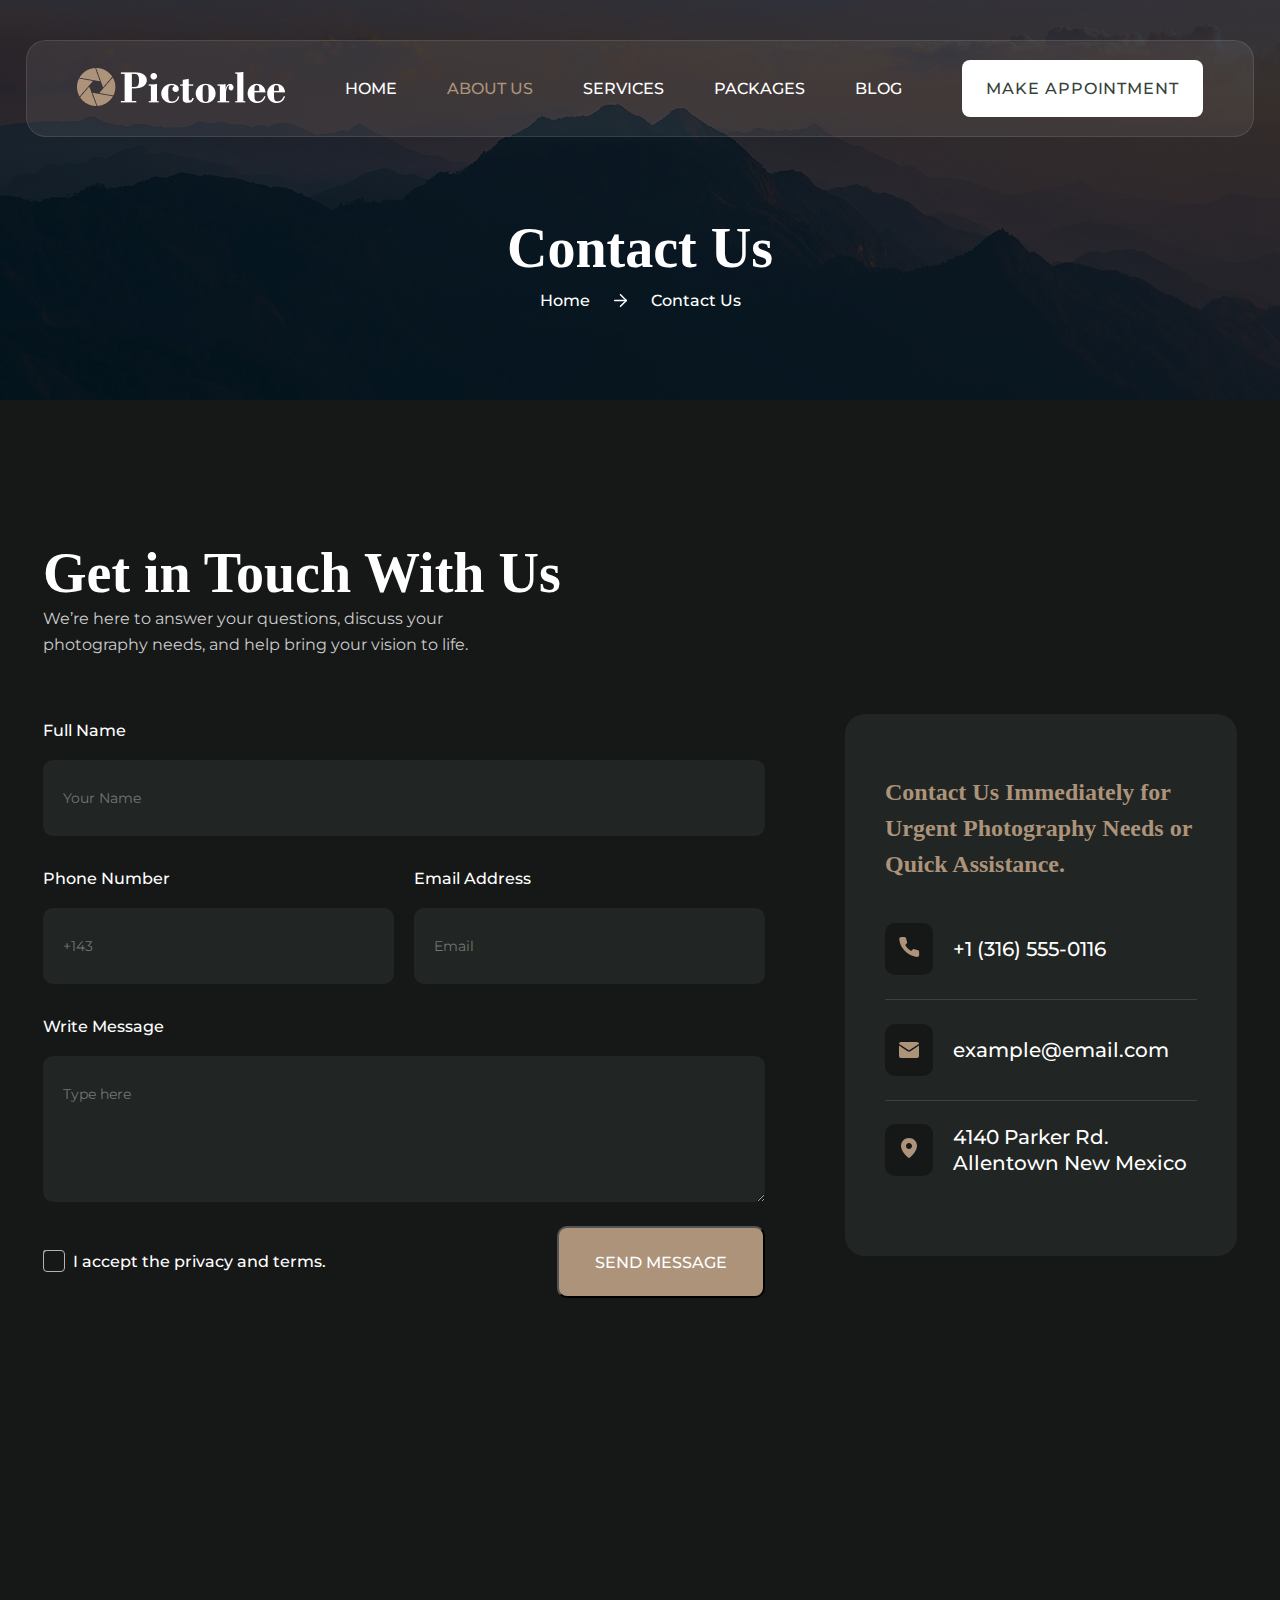
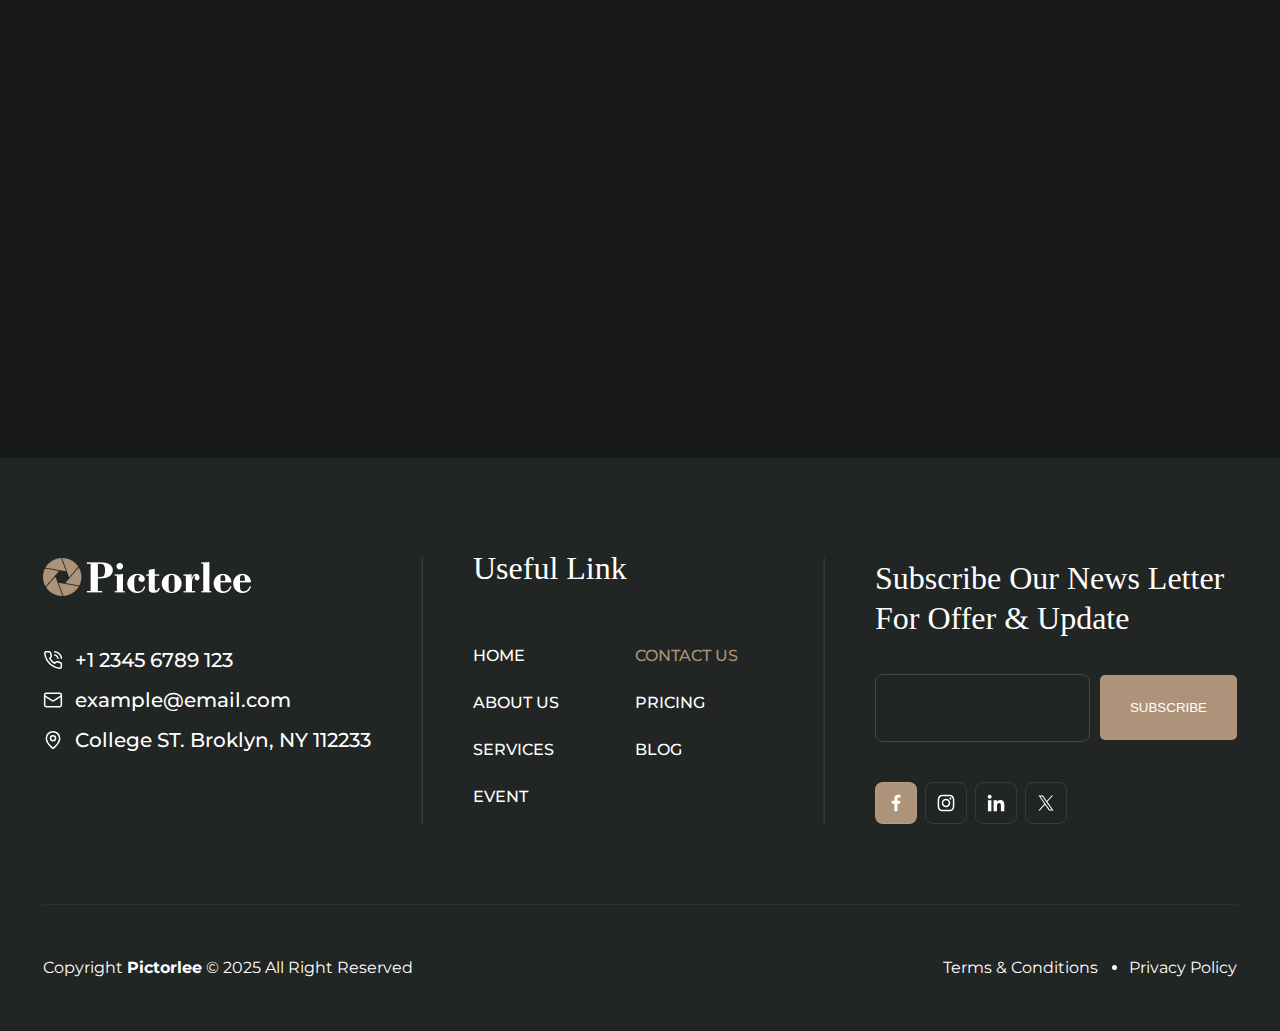
<file: contact.html>
<!DOCTYPE html>
<html lang="en">
  <head>
    <meta charset="UTF-8" />
    <meta name="viewport" content="width=device-width, initial-scale=1.0" />
    <title>Document</title>
    <link rel="stylesheet" href="style.css" />

    <link rel="preconnect" href="https://fonts.googleapis.com" />
    <link rel="preconnect" href="https://fonts.gstatic.com" crossorigin />
    <link
      href="https://fonts.googleapis.com/css2?family=Montserrat:wght@400;500;600;700&display=swap"
      rel="stylesheet"
    />
  </head>
  <body>
    <!-- top banner -->
    <div class="top-banner">
      <div class="banner">
        <img
          class="banner-img"
          src="Images/About us/ash-edmonds-v0Qujn-zHJk-unsplash 1.jpg"
          alt=""
        />
        <span class="banner-overlay"> </span>

        <header class="ab-header">
          <a href="index.html"><img src="Images/Homepage/Logo.png" alt="" /></a>
          <nav>
            <ul class="menu">
              <svg
                class="X-icon"
                xmlns="http://www.w3.org/2000/svg"
                viewBox="0 0 384 512"
              >
                <path
                  d="M342.6 150.6c12.5-12.5 12.5-32.8 0-45.3s-32.8-12.5-45.3 0L192 210.7 86.6 105.4c-12.5-12.5-32.8-12.5-45.3 0s-12.5 32.8 0 45.3L146.7 256 41.4 361.4c-12.5 12.5-12.5 32.8 0 45.3s32.8 12.5 45.3 0L192 301.3 297.4 406.6c12.5 12.5 32.8 12.5 45.3 0s12.5-32.8 0-45.3L237.3 256 342.6 150.6z"
                />
              </svg>
              <li><a href="index.html">Home</a></li>
              <li><a href="about.html" class="active">About us</a></li>
              <li><a href="services.html">Services</a></li>
              <li><a href="services.html">Packages</a></li>
              <li><a href="#">blog</a></li>
            </ul>
          </nav>
          <a href="#" id="btn">Make Appointment</a>
          <svg
            class="bar-icon"
            xmlns="http://www.w3.org/2000/svg"
            viewBox="0 0 512 512"
          >
            <path
              d="M0 96C0 78.3 14.3 64 32 64l384 0c17.7 0 32 14.3 32 32s-14.3 32-32 32L32 128C14.3 128 0 113.7 0 96zM64 256c0-17.7 14.3-32 32-32l384 0c17.7 0 32 14.3 32 32s-14.3 32-32 32L96 288c-17.7 0-32-14.3-32-32zM448 416c0 17.7-14.3 32-32 32L32 448c-17.7 0-32-14.3-32-32s14.3-32 32-32l384 0c17.7 0 32 14.3 32 32z"
            />
          </svg>
        </header>
        <span class="overlay"></span>

        <div class="banner-content">
          <h2>Contact Us</h2>
          <div class="path">
            <a href="index.html">Home</a>
            <img src="Images/About us/arrow.svg" alt="" />
            <a href="contact.html">Contact Us</a>
          </div>
        </div>
      </div>
    </div>

    <!-- form section -->
    <div class="from">
      <div class="from-container container">
        <div class="form-content">
          <h2>Get in Touch With Us</h2>
          <p>
            We’re here to answer your questions, discuss your photography needs,
            and help bring your vision to life.
          </p>
        </div>

        <div class="from-main">
          <form id="contactForm" class="form-container">
            <label>Full Name</label>
            <input type="text" id="name" placeholder="Your Name" required />

            <div class="input-row">
              <div>
                <label>Phone Number</label>
                <input type="tel" id="phone" placeholder="+143" required />
              </div>
              <div>
                <label>Email Address</label>
                <input type="email" id="email" placeholder="Email" required />
              </div>
            </div>

            <label>Write Message</label>
            <textarea id="message" placeholder="Type here"></textarea>

            <div class="checkbox-container">
              <div>
                <input type="checkbox" id="terms" required />
                <label for="terms">I accept the privacy and terms.</label>
              </div>
              <button type="submit">SEND MESSAGE</button>
            </div>
          </form>

          <div id="popup" class="popup">
            <p>Form submitted successfully!</p>
            <button onclick="closePopup()">OK</button>
          </div>

          <div class="contact-side-dive">
            <h5>
              Contact Us Immediately for Urgent Photography Needs or Quick
              Assistance.
            </h5>
            <div class="side-dive-item">
              <div>
                <img src="Images/Contact-us/phonr_icon.svg" alt="" />
              </div>
              <p>+1 (316) 555-0116</p>
            </div>

            <div class="c-devider"></div>

            <div class="side-dive-item">
              <div>
                <img src="Images/Contact-us/email_icon.svg" alt="" />
              </div>
              <p>example@email.com</p>
            </div>

            <div class="c-devider"></div>

            <div class="side-dive-item">
              <div>
                <img src="Images/Contact-us/location_icon.svg" alt="" />
              </div>
              <p>4140 Parker Rd. Allentown New Mexico</p>
            </div>
          </div>
        </div>

        <div class="map">
          <iframe
            src="https://www.google.com/maps/embed?pb=!1m14!1m8!1m3!1d15374.263557947055!2d-105.0176228!3d39.8008513!3m2!1i1024!2i768!4f13.1!3m3!1m2!1s0x876c7946fbdb4215%3A0x1b1af0e65f13fdba!2sJR%20Landscapes%20LLC!5e1!3m2!1sen!2sbd!4v1739466989466!5m2!1sen!2sbd"
            style="border: 0"
            allowfullscreen=""
            loading="lazy"
            referrerpolicy="no-referrer-when-downgrade"
          ></iframe>
        </div>
      </div>
    </div>

    <!-- Footer -->
    <footer>
      <div class="container">
        <div class="footer-container">
          <div class="footer-logo-section">
            <div class="footer-logo">
              <img src="Images/Homepage/Logo.png" alt="Pictorlee Logo" />
            </div>
            <div class="footer-contact">
              <p>
                <img src="Images/Homepage/phone-icon.svg" alt="Phone" /> +1 2345
                6789 123
              </p>
              <p>
                <img src="Images/Homepage/email-icon.svg" alt="Email" />
                example@email.com
              </p>
              <p>
                <img src="Images/Homepage/location-icon.svg" alt="Location" />
                College ST. Broklyn, NY 112233
              </p>
            </div>
          </div>

          <hr />

          <div class="footer-links">
            <h5>Useful Link</h5>
            <ul>
              <li><a href="index.html">HOME</a></li>
              <li><a href="about.html">ABOUT US</a></li>
              <li><a href="services.html">SERVICES</a></li>
              <li><a href="gallery.html">EVENT</a></li>
              <li>
                <a class="footer-active-link" href="contact.html">CONTACT US</a>
              </li>
              <li><a href="#">PRICING</a></li>
              <li><a href="#">BLOG</a></li>
            </ul>
          </div>

          <hr />

          <div class="footer-newsletter">
            <h5>Subscribe Our News Letter For Offer & Update</h5>
            <form class="newsletter-form">
              <input type="email" required />
              <button type="submit">SUBSCRIBE</button>
            </form>
            <div class="social-icons">
              <a href="#" class="footer-active"
                ><img src="Images/Homepage/facebook.svg" alt="Facebook"
              /></a>
              <a href="#"
                ><img src="Images/Homepage/instagram.svg" alt="Instagram"
              /></a>
              <a href="#"
                ><img src="Images/Homepage/linkedin.svg" alt="LinkedIn"
              /></a>
              <a href="#"
                ><img src="Images/Homepage/tiwtter.svg" alt="Twitter"
              /></a>
            </div>
          </div>
        </div>

        <div class="footer-bottom">
          <p>Copyright <span>Pictorlee</span> © 2025 All Right Reserved</p>
          <div class="footer-bottom-links">
            <ul>
              <li><a href="#">Terms & Conditions</a></li>
              <li class="list"><a href="#">Privacy Policy</a></li>
            </ul>
          </div>
        </div>
      </div>
    </footer>
    <script src="script.js"></script>
  </body>
</html>
</file>
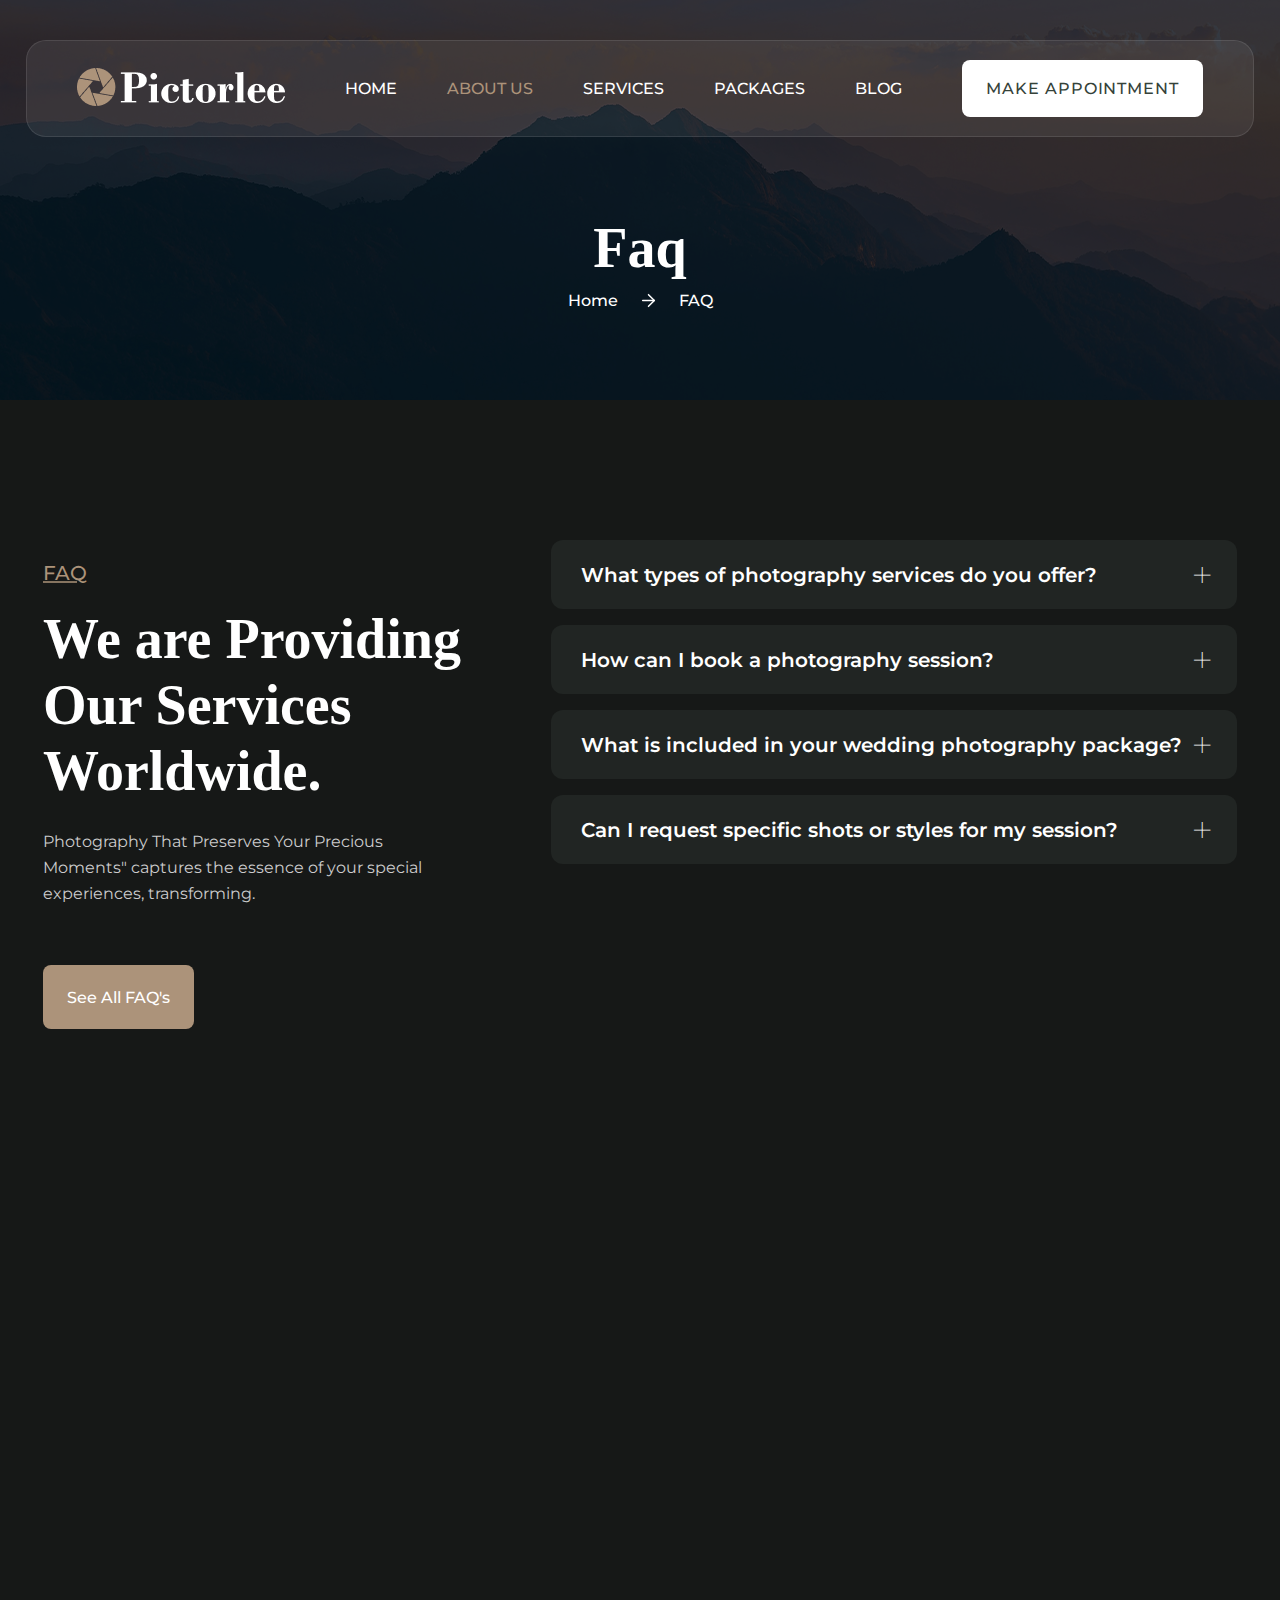
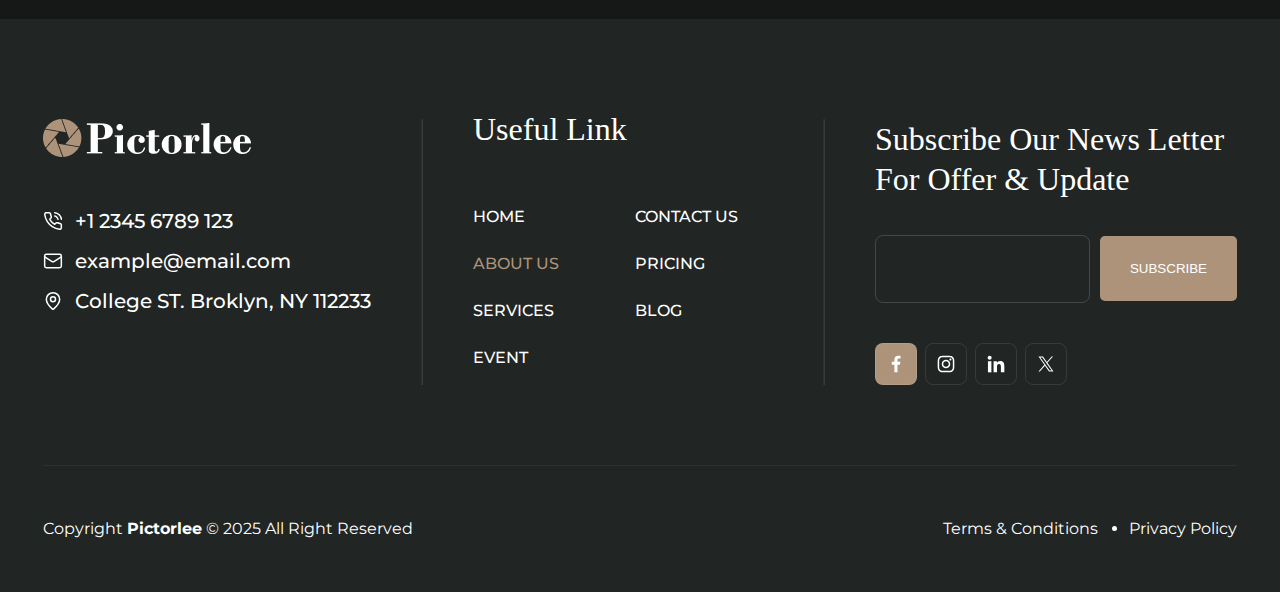
<file: faq.html>
<!DOCTYPE html>
<html lang="en">
  <head>
    <meta charset="UTF-8" />
    <meta name="viewport" content="width=device-width, initial-scale=1.0" />
    <title>Faq</title>
    <link rel="stylesheet" href="style.css" />

    <link rel="preconnect" href="https://fonts.googleapis.com" />
    <link rel="preconnect" href="https://fonts.gstatic.com" crossorigin />
    <link
      href="https://fonts.googleapis.com/css2?family=Montserrat:ital,wght@0,100..900;1,100..900&display=swap"
      rel="stylesheet"
    />
  </head>
  <body>
    <!-- top banner -->
    <div class="top-banner">
      <div class="banner">
        <img
          class="banner-img"
          src="Images/About us/ash-edmonds-v0Qujn-zHJk-unsplash 1.jpg"
          alt=""
        />
        <span class="banner-overlay"> </span>

        <header class="ab-header">
          <a href="index.html"><img src="Images/Homepage/Logo.png" alt="" /></a>
          <nav>
            <ul class="menu">
              <svg
                class="X-icon"
                xmlns="http://www.w3.org/2000/svg"
                viewBox="0 0 384 512"
              >
                <path
                  d="M342.6 150.6c12.5-12.5 12.5-32.8 0-45.3s-32.8-12.5-45.3 0L192 210.7 86.6 105.4c-12.5-12.5-32.8-12.5-45.3 0s-12.5 32.8 0 45.3L146.7 256 41.4 361.4c-12.5 12.5-12.5 32.8 0 45.3s32.8 12.5 45.3 0L192 301.3 297.4 406.6c12.5 12.5 32.8 12.5 45.3 0s12.5-32.8 0-45.3L237.3 256 342.6 150.6z"
                />
              </svg>
              <li><a href="index.html">Home</a></li>
              <li><a class="active" href="about.html">About us</a></li>
              <li><a href="services.html">Services</a></li>
              <li><a href="services.html">Packages</a></li>
              <li><a href="#">blog</a></li>
            </ul>
          </nav>
          <a href="#" id="btn">Make Appointment</a>
          <svg
            class="bar-icon"
            xmlns="http://www.w3.org/2000/svg"
            viewBox="0 0 512 512"
          >
            <path
              d="M0 96C0 78.3 14.3 64 32 64l384 0c17.7 0 32 14.3 32 32s-14.3 32-32 32L32 128C14.3 128 0 113.7 0 96zM64 256c0-17.7 14.3-32 32-32l384 0c17.7 0 32 14.3 32 32s-14.3 32-32 32L96 288c-17.7 0-32-14.3-32-32zM448 416c0 17.7-14.3 32-32 32L32 448c-17.7 0-32-14.3-32-32s14.3-32 32-32l384 0c17.7 0 32 14.3 32 32z"
            />
          </svg>
        </header>
        <span class="overlay"></span>

        <div class="banner-content">
          <h2>Faq</h2>
          <div class="path">
            <a href="index.html">Home</a>
            <img src="Images/About us/arrow.svg" alt="" />
            <a href="faq.html">FAQ</a>
          </div>
        </div>
      </div>
    </div>

    <!-- Faq -->
    <div class="faq-hm-page faq">
      <div class="faq-container container">
        <div class="faq-content">
          <h4 class="h4">faq</h4>
          <h2>We are Providing Our Services Worldwide.</h2>
          <p>
            Photography That Preserves Your Precious Moments" captures the
            essence of your special experiences, transforming.
          </p>
          <a href="#">See All FAQ's</a>
        </div>

        <section class="faq-section">
          <div class="faq-item">
            <button class="faq-question">
              What types of photography services do you offer?
              <div class="icon-bg"><span class="toggle-icon">+</span></div>
            </button>
            <div class="faq-answer">
              <p>
                We offer a wide range of services, including wedding, event,
                portrait, lifestyle, product, and corporate photography.
                Whatever your needs, we tailor our approach to deliver stunning
                images that capture the essence of the moment.
              </p>
            </div>
          </div>

          <div class="faq-item">
            <button class="faq-question">
              How can I book a photography session?
              <div class="icon-bg"><span class="toggle-icon">+</span></div>
            </button>
            <div class="faq-answer">
              <p>
                We offer a wide range of services, including wedding, event,
                portrait, lifestyle, product, and corporate photography.
                Whatever your needs, we tailor our approach to deliver stunning
                images that capture the essence of the moment.
              </p>
            </div>
          </div>

          <div class="faq-item">
            <button class="faq-question">
              What is included in your wedding photography package?
              <div class="icon-bg"><span class="toggle-icon">+</span></div>
            </button>
            <div class="faq-answer">
              <p>
                We offer a wide range of services, including wedding, event,
                portrait, lifestyle, product, and corporate photography.
                Whatever your needs, we tailor our approach to deliver stunning
                images that capture the essence of the moment.
              </p>
            </div>
          </div>

          <div class="faq-item">
            <button class="faq-question">
              Can I request specific shots or styles for my session?
              <div class="icon-bg"><span class="toggle-icon">+</span></div>
            </button>
            <div class="faq-answer">
              <p>
                We offer a wide range of services, including wedding, event,
                portrait, lifestyle, product, and corporate photography.
                Whatever your needs, we tailor our approach to deliver stunning
                images that capture the essence of the moment.
              </p>
            </div>
          </div>

          <div class="faq-item">
            <button class="faq-question">
              How many photos will I receive from my shoot?
              <div class="icon-bg"><span class="toggle-icon">+</span></div>
            </button>
            <div class="faq-answer">
              <p>
                We offer a wide range of services, including wedding, event,
                portrait, lifestyle, product, and corporate photography.
                Whatever your needs, we tailor our approach to deliver stunning
                images that capture the essence of the moment.
              </p>
            </div>
          </div>

          <div class="faq-item">
            <button class="faq-question">
              Do you offer printing services or albums?
              <div class="icon-bg"><span class="toggle-icon">+</span></div>
            </button>
            <div class="faq-answer">
              <p>
                We offer a wide range of services, including wedding, event,
                portrait, lifestyle, product, and corporate photography.
                Whatever your needs, we tailor our approach to deliver stunning
                images that capture the essence of the moment.
              </p>
            </div>
          </div>

          <div class="faq-item">
            <button class="faq-question">
              Can I request specific editing styles or preferences?
              <div class="icon-bg"><span class="toggle-icon">+</span></div>
            </button>
            <div class="faq-answer">
              <p>
                We offer a wide range of services, including wedding, event,
                portrait, lifestyle, product, and corporate photography.
                Whatever your needs, we tailor our approach to deliver stunning
                images that capture the essence of the moment.
              </p>
            </div>
          </div>

          <div class="faq-item">
            <button class="faq-question">
              What if I need to reschedule or cancel my session?
              <div class="icon-bg"><span class="toggle-icon">+</span></div>
            </button>
            <div class="faq-answer">
              <p>
                We offer a wide range of services, including wedding, event,
                portrait, lifestyle, product, and corporate photography.
                Whatever your needs, we tailor our approach to deliver stunning
                images that capture the essence of the moment.
              </p>
            </div>
          </div>

          <div class="faq-item">
            <button class="faq-question">
              Do you offer printing or album creation services?
              <div class="icon-bg"><span class="toggle-icon">+</span></div>
            </button>
            <div class="faq-answer">
              <p>
                We offer a wide range of services, including wedding, event,
                portrait, lifestyle, product, and corporate photography.
                Whatever your needs, we tailor our approach to deliver stunning
                images that capture the essence of the moment.
              </p>
            </div>
          </div>

          <div class="faq-item">
            <button class="faq-question">
              How do I book a session, and what payment methods?
              <div class="icon-bg"><span class="toggle-icon">+</span></div>
            </button>
            <div class="faq-answer">
              <p>
                We offer a wide range of services, including wedding, event,
                portrait, lifestyle, product, and corporate photography.
                Whatever your needs, we tailor our approach to deliver stunning
                images that capture the essence of the moment.
              </p>
            </div>
          </div>

          <div class="faq-item">
            <button class="faq-question">
              What is your turnaround time for delivering photos?
              <div class="icon-bg"><span class="toggle-icon">+</span></div>
            </button>
            <div class="faq-answer">
              <p>
                We offer a wide range of services, including wedding, event,
                portrait, lifestyle, product, and corporate photography.
                Whatever your needs, we tailor our approach to deliver stunning
                images that capture the essence of the moment.
              </p>
            </div>
          </div>
        </section>
      </div>
    </div>

    <!-- Footer -->
    <footer>
      <div class="container">
        <div class="footer-container">
          <div class="footer-logo-section">
            <div class="footer-logo">
              <img src="Images/Homepage/Logo.png" alt="Pictorlee Logo" />
            </div>
            <div class="footer-contact">
              <p>
                <img src="Images/Homepage/phone-icon.svg" alt="Phone" /> +1 2345
                6789 123
              </p>
              <p>
                <img src="Images/Homepage/email-icon.svg" alt="Email" />
                example@email.com
              </p>
              <p>
                <img src="Images/Homepage/location-icon.svg" alt="Location" />
                College ST. Broklyn, NY 112233
              </p>
            </div>
          </div>

          <hr />

          <div class="footer-links">
            <h5>Useful Link</h5>
            <ul>
              <li><a href="index.html">HOME</a></li>
              <li><a class="footer-active-link" href="#">ABOUT US</a></li>
              <li><a href="services.html">SERVICES</a></li>
              <li><a href="gallery.html">EVENT</a></li>
              <li><a href="contact.html">CONTACT US</a></li>
              <li><a href="#">PRICING</a></li>
              <li><a href="#">BLOG</a></li>
            </ul>
          </div>

          <hr />

          <div class="footer-newsletter">
            <h5>Subscribe Our News Letter For Offer & Update</h5>
            <form class="newsletter-form">
              <input type="email" required />
              <button type="submit">SUBSCRIBE</button>
            </form>
            <div class="social-icons">
              <a href="#" class="footer-active"
                ><img src="Images/Homepage/facebook.svg" alt="Facebook"
              /></a>
              <a href="#"
                ><img src="Images/Homepage/instagram.svg" alt="Instagram"
              /></a>
              <a href="#"
                ><img src="Images/Homepage/linkedin.svg" alt="LinkedIn"
              /></a>
              <a href="#"
                ><img src="Images/Homepage/tiwtter.svg" alt="Twitter"
              /></a>
            </div>
          </div>
        </div>

        <div class="footer-bottom">
          <p>Copyright <span>Pictorlee</span> © 2025 All Right Reserved</p>
          <div class="footer-bottom-links">
            <ul>
              <li><a href="#">Terms & Conditions</a></li>
              <li class="list"><a href="#">Privacy Policy</a></li>
            </ul>
          </div>
        </div>
      </div>
    </footer>

    <script src="script.js"></script>
  </body>
</html>
</file>
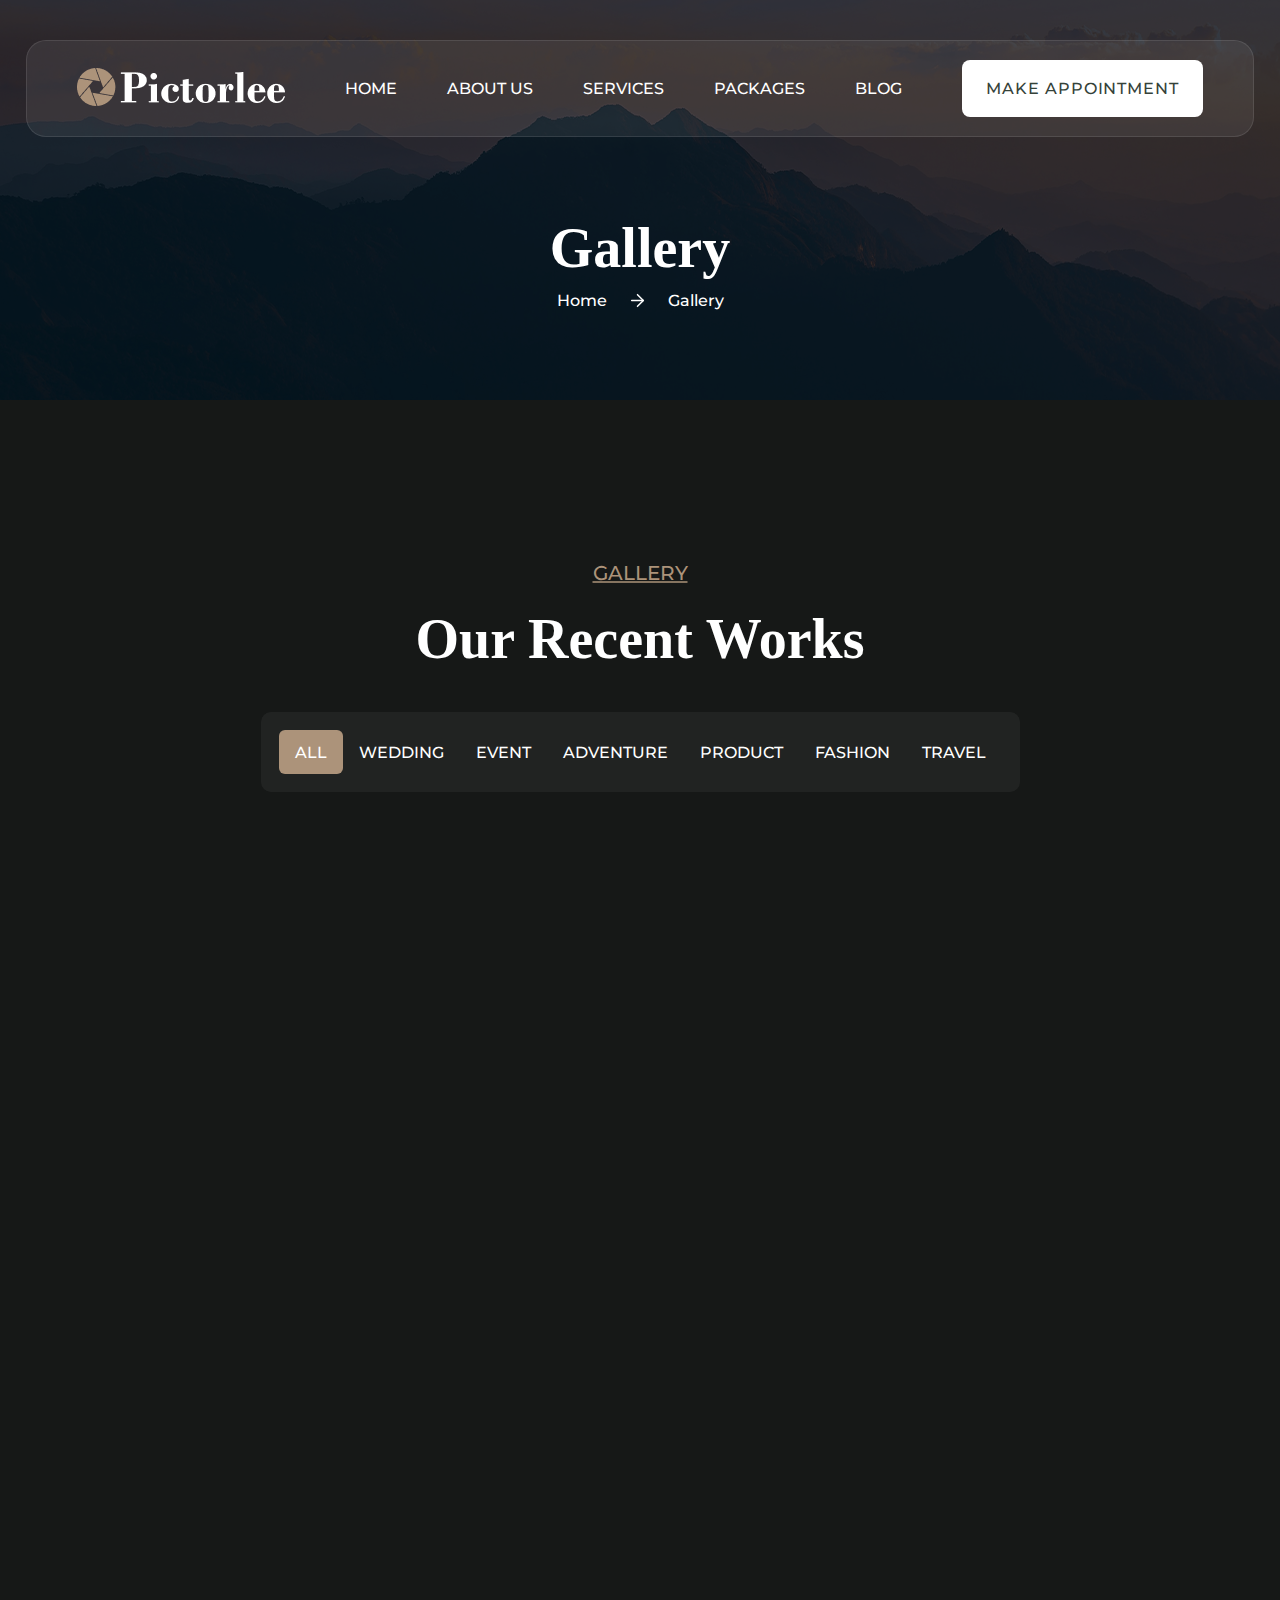
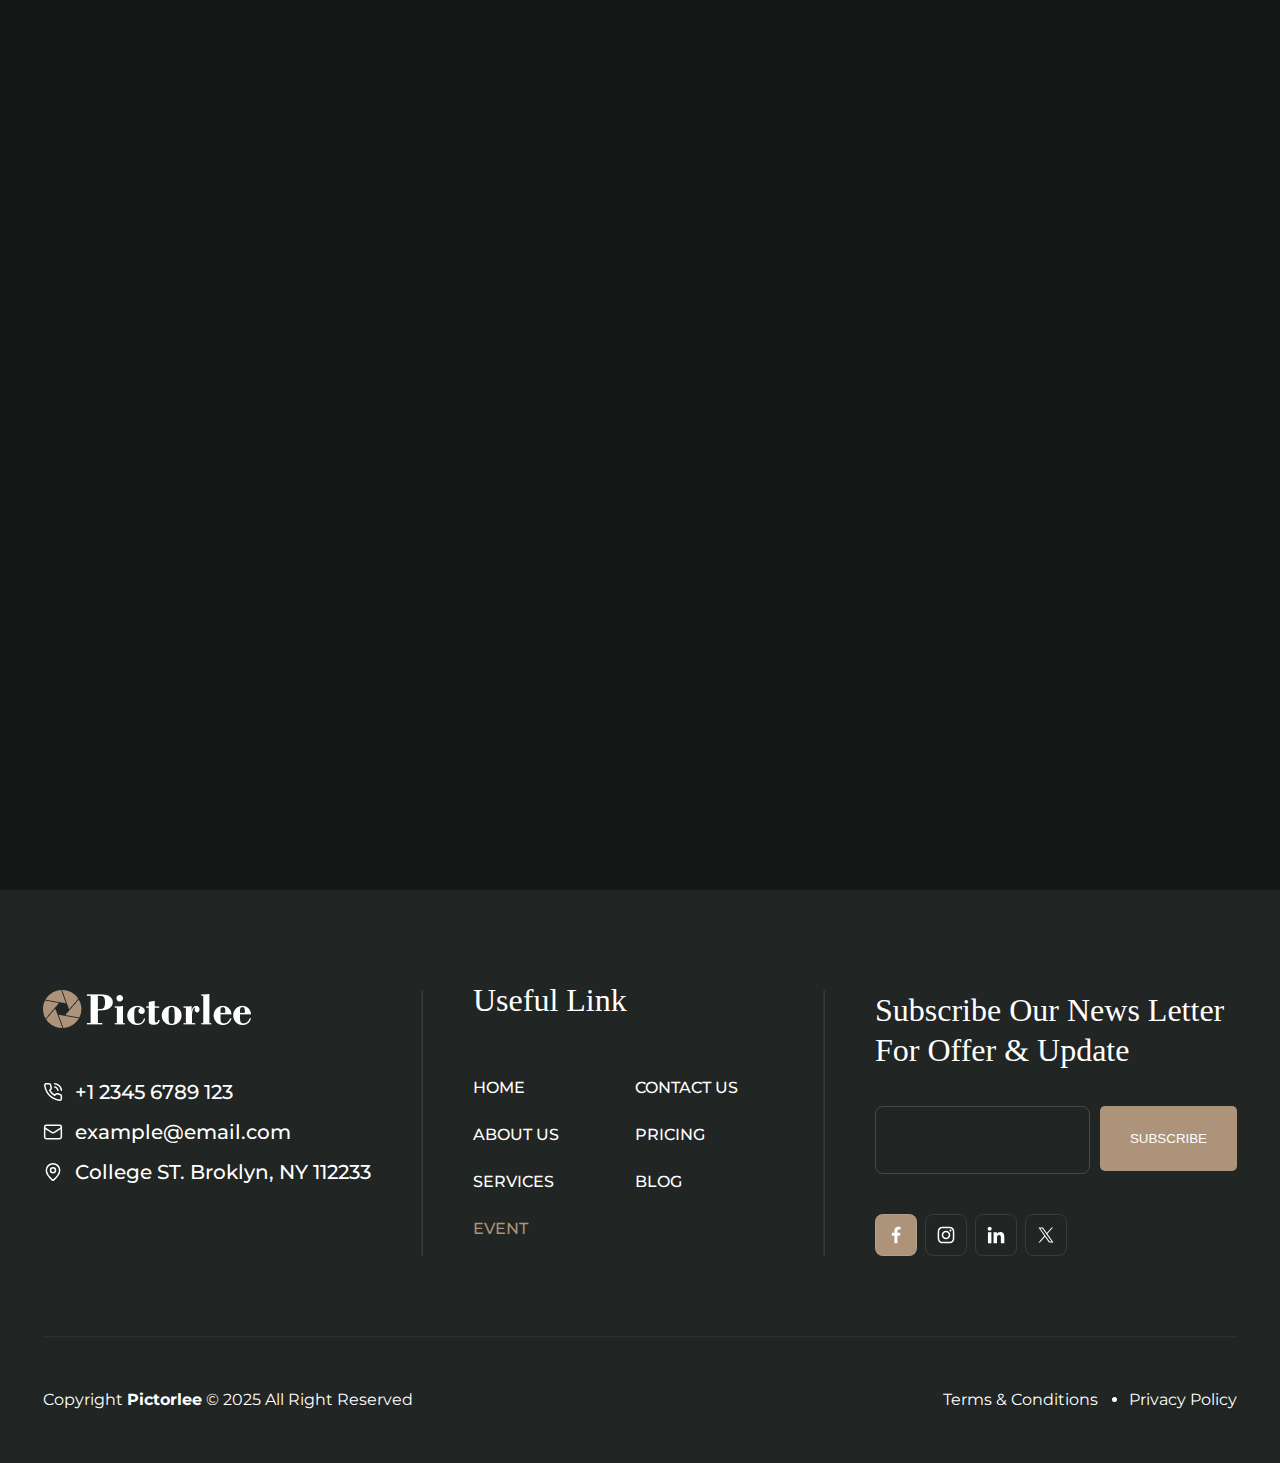
<file: gallery.html>
<!DOCTYPE html>
<html lang="en">
  <head>
    <meta charset="UTF-8" />
    <meta name="viewport" content="width=device-width, initial-scale=1.0" />
    <title>Image Gallery</title>
    <link rel="stylesheet" href="style.css" />

    <link rel="preconnect" href="https://fonts.googleapis.com" />
    <link rel="preconnect" href="https://fonts.gstatic.com" crossorigin />
    <link
      href="https://fonts.googleapis.com/css2?family=Montserrat:ital,wght@0,100..900;1,100..900&display=swap"
      rel="stylesheet"
    />
  </head>
  <body>
    <!-- top banner -->
    <div class="top-banner">
      <div class="banner">
        <img
          class="banner-img"
          src="Images/About us/ash-edmonds-v0Qujn-zHJk-unsplash 1.jpg"
          alt=""
        />
        <span class="banner-overlay"> </span>

        <header class="ab-header">
          <a href="index.html"><img src="Images/Homepage/Logo.png" alt="" /></a>
          <nav>
            <ul class="menu">
              <svg
                class="X-icon"
                xmlns="http://www.w3.org/2000/svg"
                viewBox="0 0 384 512"
              >
                <path
                  d="M342.6 150.6c12.5-12.5 12.5-32.8 0-45.3s-32.8-12.5-45.3 0L192 210.7 86.6 105.4c-12.5-12.5-32.8-12.5-45.3 0s-12.5 32.8 0 45.3L146.7 256 41.4 361.4c-12.5 12.5-12.5 32.8 0 45.3s32.8 12.5 45.3 0L192 301.3 297.4 406.6c12.5 12.5 32.8 12.5 45.3 0s12.5-32.8 0-45.3L237.3 256 342.6 150.6z"
                />
              </svg>
              <li><a href="index.html">Home</a></li>
              <li><a href="about.html">About us</a></li>
              <li><a href="services.html">Services</a></li>
              <li><a href="services.html">Packages</a></li>
              <li><a href="#">blog</a></li>
            </ul>
          </nav>
          <a href="#" id="btn">Make Appointment</a>
          <svg
            class="bar-icon"
            xmlns="http://www.w3.org/2000/svg"
            viewBox="0 0 512 512"
          >
            <path
              d="M0 96C0 78.3 14.3 64 32 64l384 0c17.7 0 32 14.3 32 32s-14.3 32-32 32L32 128C14.3 128 0 113.7 0 96zM64 256c0-17.7 14.3-32 32-32l384 0c17.7 0 32 14.3 32 32s-14.3 32-32 32L96 288c-17.7 0-32-14.3-32-32zM448 416c0 17.7-14.3 32-32 32L32 448c-17.7 0-32-14.3-32-32s14.3-32 32-32l384 0c17.7 0 32 14.3 32 32z"
            />
          </svg>
        </header>
        <span class="overlay"></span>

        <div class="banner-content">
          <h2>Gallery</h2>
          <div class="path">
            <a href="index.html">Home</a>
            <img src="Images/About us/arrow.svg" alt="" />
            <a href="gallery.html">Gallery</a>
          </div>
        </div>
      </div>
    </div>

    <!-- gallery section -->
    <div class="imageGallery gallery-page">
      <div class="container">
        <div class="image-content">
          <h4 class="h4">GALLERY</h4>
          <h2>Our Recent Works</h2>
          <div class="filter-container">
            <button class="filter filter-active" data-filter="all">All</button>
            <button class="filter" data-filter="wedding">Wedding</button>
            <button class="filter" data-filter="event">Event</button>
            <button class="filter" data-filter="adventure">Adventure</button>
            <button class="filter" data-filter="product">Product</button>
            <button class="filter" data-filter="fashion">Fashion</button>
            <button class="filter" data-filter="travel">Travel</button>
          </div>
        </div>
        <div class="image-box">
          <div class="dream">
            <div class="gallery-item" data-category="wedding">
              <div class="plus">+</div>
              <img src="Images/Homepage/Item_1.png" alt="Wedding Photo" />
            </div>
            <div class="gallery-item" data-category="product">
              <div class="plus">+</div>
              <img src="Images/Homepage/Item_4.png" alt="Product Photo" />
            </div>
            <div class="gallery-item" data-category="fashion">
              <div class="plus">+</div>
              <img src="Images/Homepage/Item_7.png" alt="Fashion Photo" />
            </div>
          </div>
          <div class="dream">
            <div class="gallery-item" data-category="event">
              <div class="plus">+</div>
              <img src="Images/Homepage/Item_2.png" alt="Event Photo" />
            </div>
            <div class="gallery-item" data-category="adventure">
              <div class="plus">+</div>
              <img src="Images/Homepage/Item_5.png" alt="Adventure Photo" />
            </div>
            <div class="gallery-item" data-category="travel">
              <div class="plus">+</div>
              <img src="Images/Homepage/Item_8.png" alt="Travel Photo" />
            </div>
          </div>
          <div class="dream">
            <div class="gallery-item" data-category="wedding">
              <div class="plus">+</div>
              <img src="Images/Homepage/Item_3.png" alt="Wedding Photo" />
            </div>
            <div class="gallery-item" data-category="event">
              <div class="plus">+</div>
              <img src="Images/Homepage/Item_6.png" alt="Event Photo" />
            </div>
            <div class="gallery-item" data-category="adventure">
              <div class="plus">+</div>
              <img src="Images/Homepage/Item_9.png" alt="Adventure Photo" />
            </div>
          </div>
        </div>
      </div>
    </div>

    <!-- Footer -->
    <footer>
      <div class="container">
        <div class="footer-container">
          <div class="footer-logo-section">
            <div class="footer-logo">
              <img src="Images/Homepage/Logo.png" alt="Pictorlee Logo" />
            </div>
            <div class="footer-contact">
              <p>
                <img src="Images/Homepage/phone-icon.svg" alt="Phone" /> +1 2345
                6789 123
              </p>
              <p>
                <img src="Images/Homepage/email-icon.svg" alt="Email" />
                example@email.com
              </p>
              <p>
                <img src="Images/Homepage/location-icon.svg" alt="Location" />
                College ST. Broklyn, NY 112233
              </p>
            </div>
          </div>

          <hr />

          <div class="footer-links">
            <h5>Useful Link</h5>
            <ul>
              <li><a href="#">HOME</a></li>
              <li><a href="about.html">ABOUT US</a></li>
              <li><a href="services.html">SERVICES</a></li>
              <li>
                <a class="footer-active-link" href="gallery.html">EVENT</a>
              </li>
              <li><a href="contact.html">CONTACT US</a></li>
              <li><a href="#">PRICING</a></li>
              <li><a href="#">BLOG</a></li>
            </ul>
          </div>

          <hr />

          <div class="footer-newsletter">
            <h5>Subscribe Our News Letter For Offer & Update</h5>
            <form class="newsletter-form">
              <input type="email" required />
              <button type="submit">SUBSCRIBE</button>
            </form>
            <div class="social-icons">
              <a href="#" class="footer-active"
                ><img src="Images/Homepage/facebook.svg" alt="Facebook"
              /></a>
              <a href="#"
                ><img src="Images/Homepage/instagram.svg" alt="Instagram"
              /></a>
              <a href="#"
                ><img src="Images/Homepage/linkedin.svg" alt="LinkedIn"
              /></a>
              <a href="#"
                ><img src="Images/Homepage/tiwtter.svg" alt="Twitter"
              /></a>
            </div>
          </div>
        </div>

        <div class="footer-bottom">
          <p>Copyright <span>Pictorlee</span> © 2025 All Right Reserved</p>
          <div class="footer-bottom-links">
            <ul>
              <li><a href="#">Terms & Conditions</a></li>
              <li class="list"><a href="#">Privacy Policy</a></li>
            </ul>
          </div>
        </div>
      </div>
    </footer>
    <script src="script.js"></script>
  </body>
</html>
</file>
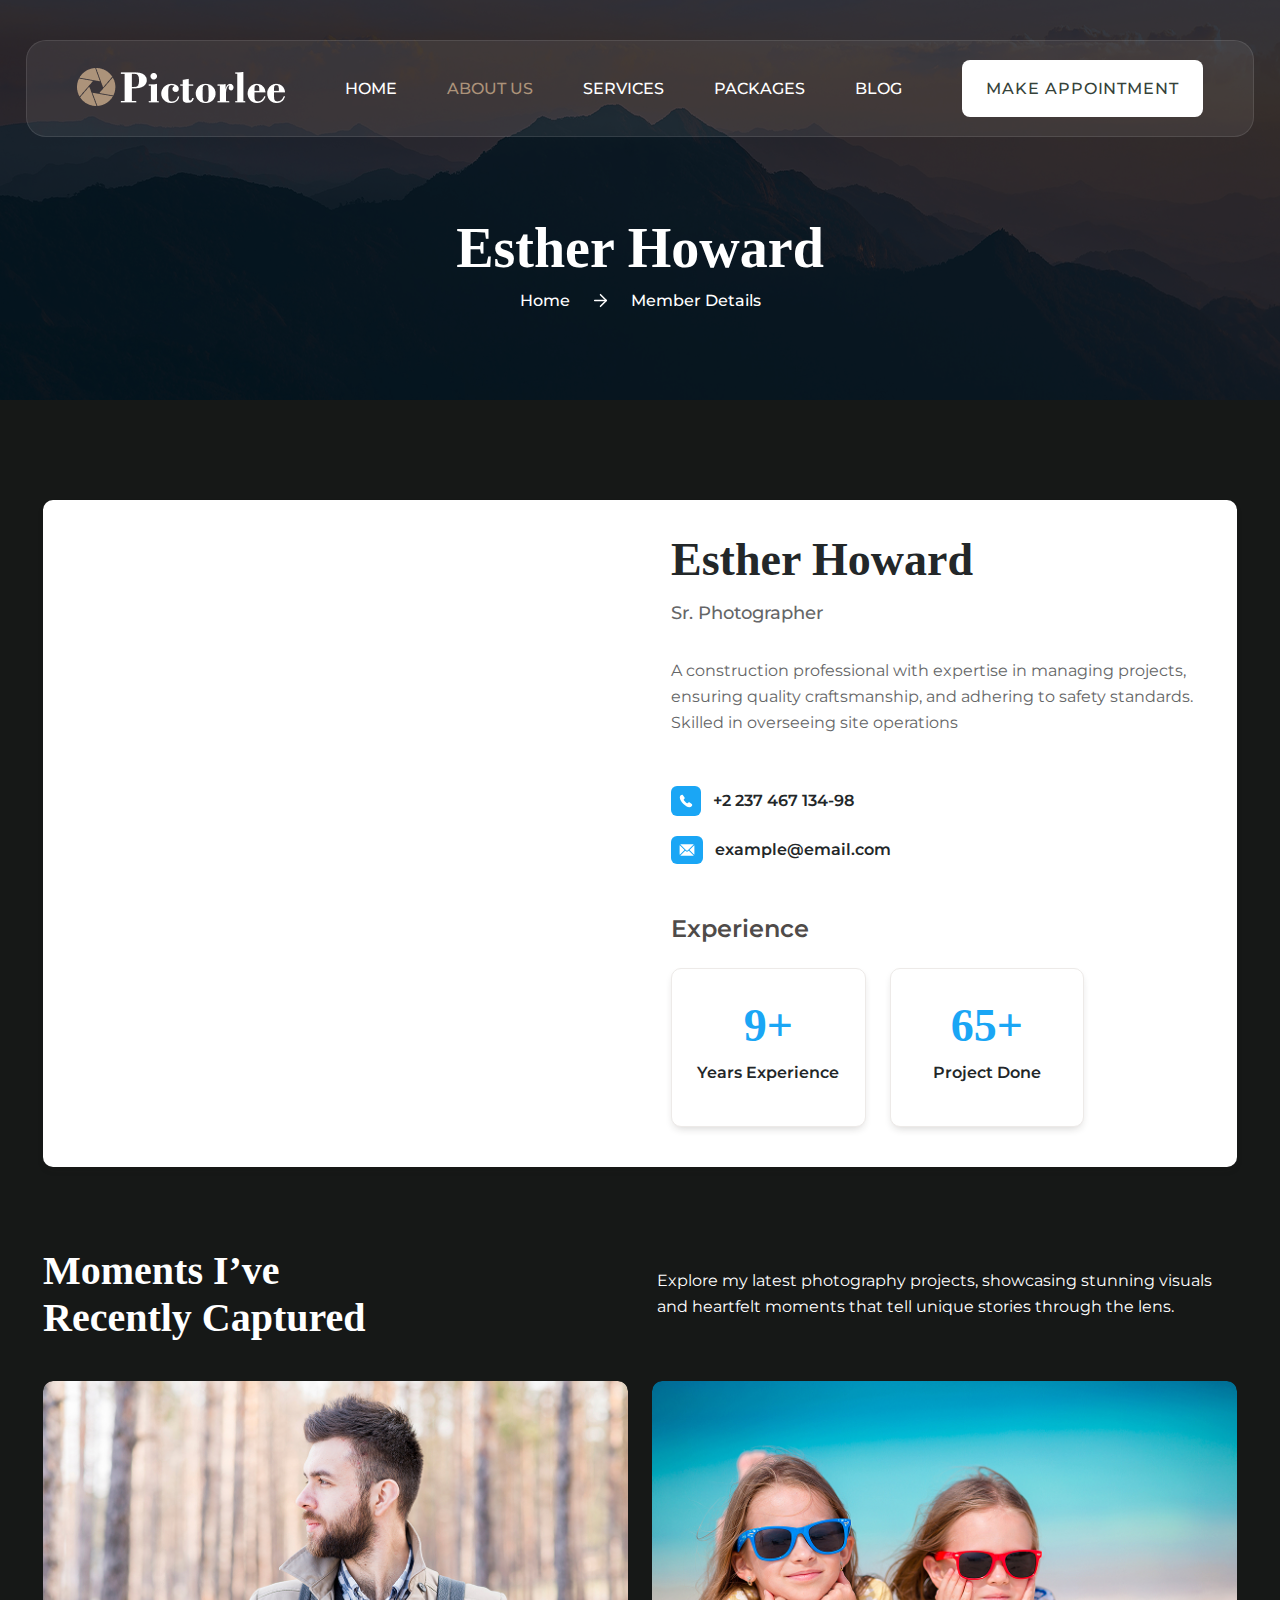
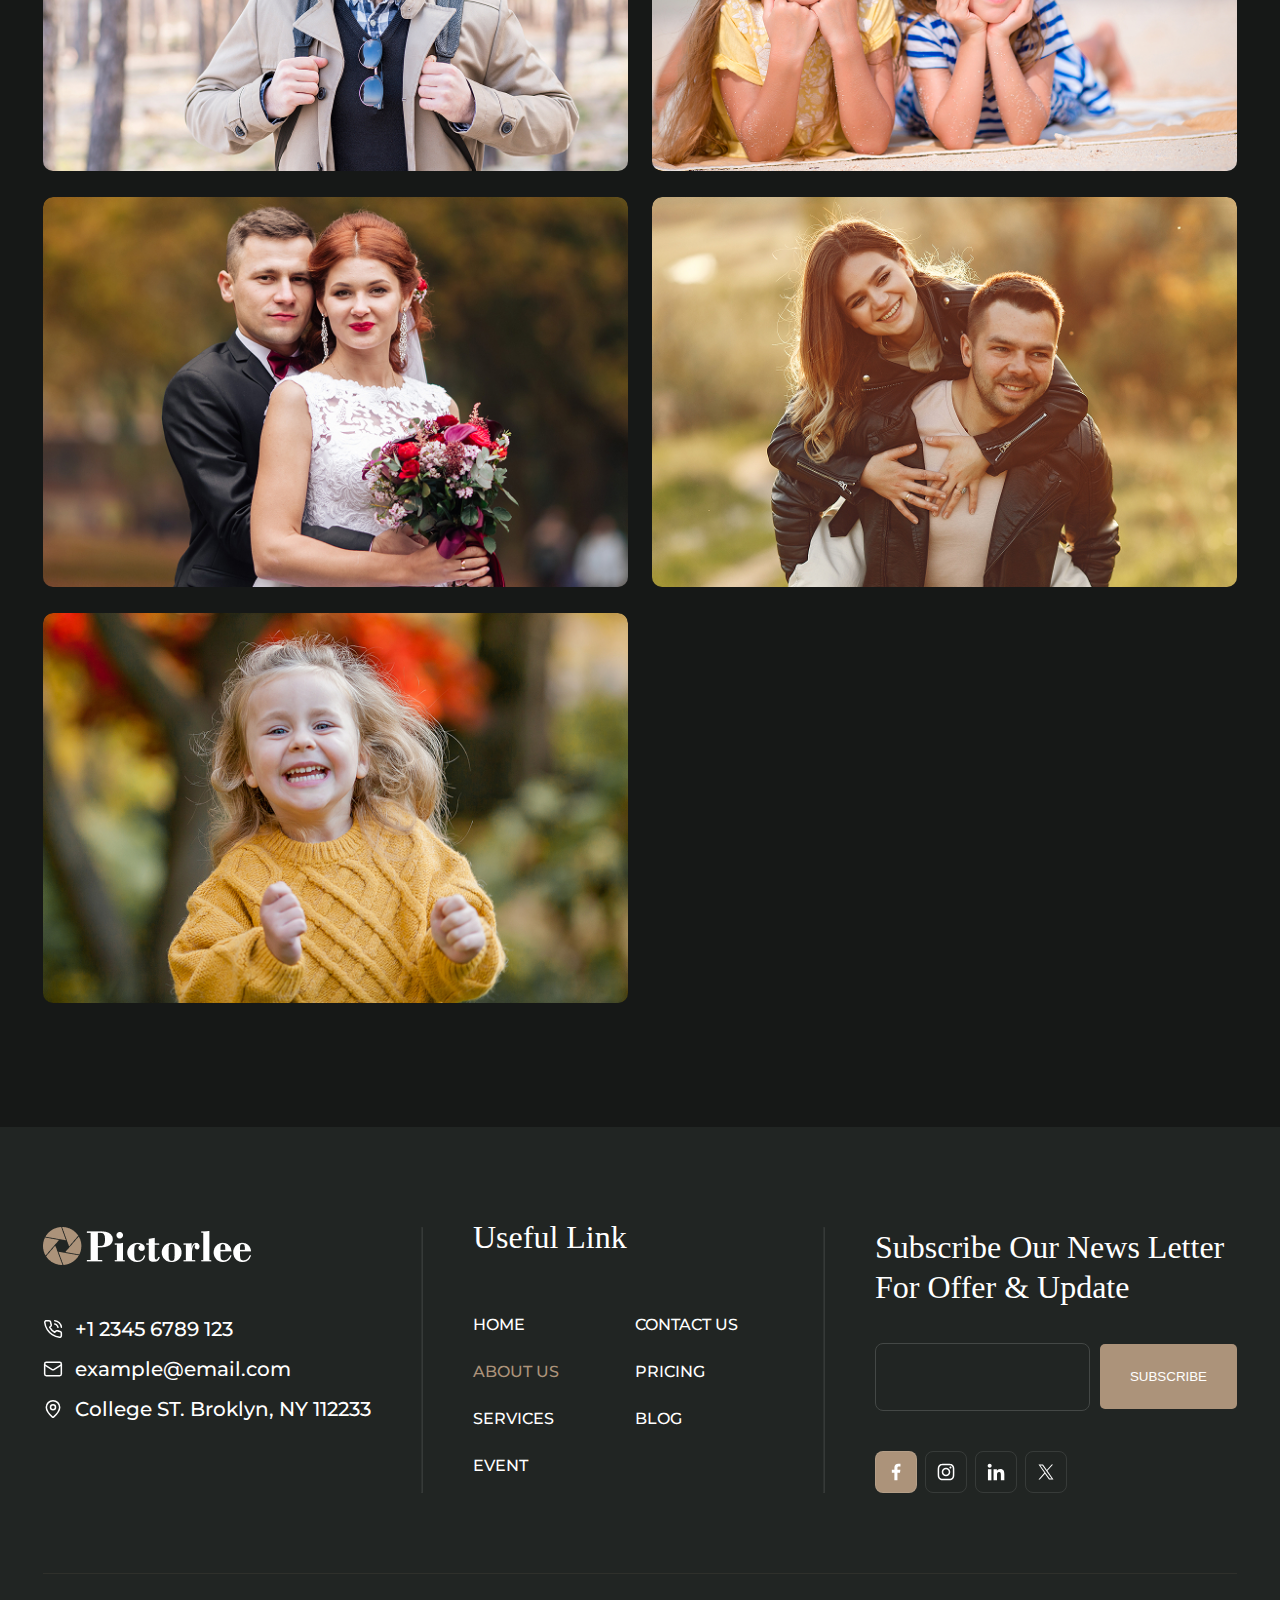
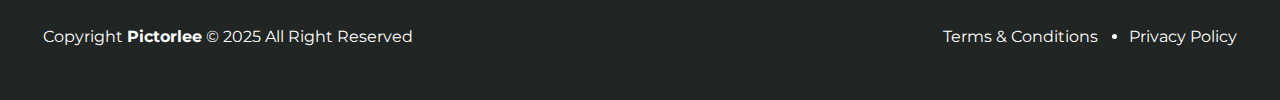
<file: MemberDetails.html>
<!DOCTYPE html>
<html lang="en">
  <head>
    <meta charset="UTF-8" />
    <meta name="viewport" content="width=device-width, initial-scale=1.0" />
    <title>Member Details</title>
    <link rel="stylesheet" href="style.css" />

    <link rel="preconnect" href="https://fonts.googleapis.com" />
    <link rel="preconnect" href="https://fonts.gstatic.com" crossorigin />
    <link
      href="https://fonts.googleapis.com/css2?family=Montserrat:ital,wght@0,100..900;1,100..900&display=swap"
      rel="stylesheet"
    />
  </head>
  <body>
    <!-- top banner -->
    <div class="top-banner">
      <div class="banner">
        <img
          class="banner-img"
          src="Images/About us/ash-edmonds-v0Qujn-zHJk-unsplash 1.jpg"
          alt=""
        />
        <span class="banner-overlay"> </span>

        <header class="ab-header">
          <a href="index.html"><img src="Images/Homepage/Logo.png" alt="" /></a>
          <nav>
            <ul class="menu">
              <svg
                class="X-icon"
                xmlns="http://www.w3.org/2000/svg"
                viewBox="0 0 384 512"
              >
                <path
                  d="M342.6 150.6c12.5-12.5 12.5-32.8 0-45.3s-32.8-12.5-45.3 0L192 210.7 86.6 105.4c-12.5-12.5-32.8-12.5-45.3 0s-12.5 32.8 0 45.3L146.7 256 41.4 361.4c-12.5 12.5-12.5 32.8 0 45.3s32.8 12.5 45.3 0L192 301.3 297.4 406.6c12.5 12.5 32.8 12.5 45.3 0s12.5-32.8 0-45.3L237.3 256 342.6 150.6z"
                />
              </svg>
              <li><a href="index.html">Home</a></li>
              <li><a href="about.html" class="active">About us</a></li>
              <li><a href="services.html">Services</a></li>
              <li><a href="services.html">Packages</a></li>
              <li><a href="#">blog</a></li>
            </ul>
          </nav>
          <a href="#" id="btn">Make Appointment</a>
          <svg
            class="bar-icon"
            xmlns="http://www.w3.org/2000/svg"
            viewBox="0 0 512 512"
          >
            <path
              d="M0 96C0 78.3 14.3 64 32 64l384 0c17.7 0 32 14.3 32 32s-14.3 32-32 32L32 128C14.3 128 0 113.7 0 96zM64 256c0-17.7 14.3-32 32-32l384 0c17.7 0 32 14.3 32 32s-14.3 32-32 32L96 288c-17.7 0-32-14.3-32-32zM448 416c0 17.7-14.3 32-32 32L32 448c-17.7 0-32-14.3-32-32s14.3-32 32-32l384 0c17.7 0 32 14.3 32 32z"
            />
          </svg>
        </header>
        <span class="overlay"></span>

        <div class="banner-content">
          <h2>Esther Howard</h2>
          <div class="path">
            <a href="index.html">Home</a>
            <img src="Images/About us/arrow.svg" alt="" />
            <a href="MemberDetails.html">Member Details</a>
          </div>
        </div>
      </div>
    </div>

    <!-- member details -->
    <div class="member-details">
      <div class="member-details-container container">
        <div class="member-details-profile">
          <img class="member-details-profile-img" alt="" />
          <div class="member-details-profile-content">
            <h3>Esther Howard</h3>
            <h5>Sr. Photographer</h5>
            <p class="member-p">
              A construction professional with expertise in managing projects,
              ensuring quality craftsmanship, and adhering to safety standards.
              Skilled in overseeing site operations
            </p>
            <div class="member-item-wrapper">
              <div class="member-contact-item">
                <div><img src="Images/Member/phone.svg" alt="" /></div>
                <p>+2 237 467 134-98</p>
              </div>
              <div class="member-contact-item">
                <div><img src="Images/Member/mail.svg" alt="" /></div>
                <p>example@email.com</p>
              </div>
            </div>
            <h4>Experience</h4>
            <div class="member-experience">
              <h6 class="member-experience-item">
                9+ <span>Years Experience</span>
              </h6>
              <h6 class="member-experience-item">
                65+ <span>Project Done</span>
              </h6>
            </div>
          </div>
        </div>
        <div class="member-details-images">
          <div class="member-details-images-content">
            <h3>Moments I’ve Recently Captured</h3>
            <p>
              Explore my latest photography projects, showcasing stunning
              visuals and heartfelt moments that tell unique stories through the
              lens.
            </p>
          </div>
          <div class="member-details-images-item">
            <img src="Images/Member/ice.jpg" alt="" />
            <div class="member-details-images-item-overlay"><span>+</span></div>
          </div>

          <div class="member-details-images-item">
            <img src="Images/Member/two girl.jpg" alt="" />
            <div class="member-details-images-item-overlay"><span>+</span></div>
          </div>

          <div class="member-details-images-item">
            <img src="Images/Member/event.jpg" alt="" />
            <div class="member-details-images-item-overlay"><span>+</span></div>
          </div>

          <div class="member-details-images-item">
            <img src="Images/Member/envent_2.jpg" alt="" />
            <div class="member-details-images-item-overlay"><span>+</span></div>
          </div>

          <div class="member-details-images-item">
            <img src="Images/Member/girl.jpg" alt="" />
            <div class="member-details-images-item-overlay"><span>+</span></div>
          </div>
        </div>
      </div>
    </div>

    <!-- Footer -->
    <footer>
      <div class="container">
        <div class="footer-container">
          <div class="footer-logo-section">
            <div class="footer-logo">
              <img src="Images/Homepage/Logo.png" alt="Pictorlee Logo" />
            </div>
            <div class="footer-contact">
              <p>
                <img src="Images/Homepage/phone-icon.svg" alt="Phone" /> +1 2345
                6789 123
              </p>
              <p>
                <img src="Images/Homepage/email-icon.svg" alt="Email" />
                example@email.com
              </p>
              <p>
                <img src="Images/Homepage/location-icon.svg" alt="Location" />
                College ST. Broklyn, NY 112233
              </p>
            </div>
          </div>

          <hr />

          <div class="footer-links">
            <h5>Useful Link</h5>
            <ul>
              <li><a href="index.html">HOME</a></li>
              <li>
                <a class="footer-active-link" href="about.html">ABOUT US</a>
              </li>
              <li><a href="services.html">SERVICES</a></li>
              <li><a href="gallery.html">EVENT</a></li>
              <li><a href="contact.html">CONTACT US</a></li>
              <li><a href="#">PRICING</a></li>
              <li><a href="#">BLOG</a></li>
            </ul>
          </div>

          <hr />

          <div class="footer-newsletter">
            <h5>Subscribe Our News Letter For Offer & Update</h5>
            <form class="newsletter-form">
              <input type="email" required />
              <button type="submit">SUBSCRIBE</button>
            </form>
            <div class="social-icons">
              <a href="#" class="footer-active"
                ><img src="Images/Homepage/facebook.svg" alt="Facebook"
              /></a>
              <a href="#"
                ><img src="Images/Homepage/instagram.svg" alt="Instagram"
              /></a>
              <a href="#"
                ><img src="Images/Homepage/linkedin.svg" alt="LinkedIn"
              /></a>
              <a href="#"
                ><img src="Images/Homepage/tiwtter.svg" alt="Twitter"
              /></a>
            </div>
          </div>
        </div>

        <div class="footer-bottom">
          <p>Copyright <span>Pictorlee</span> © 2025 All Right Reserved</p>
          <div class="footer-bottom-links">
            <ul>
              <li><a href="#">Terms & Conditions</a></li>
              <li class="list"><a href="#">Privacy Policy</a></li>
            </ul>
          </div>
        </div>
      </div>
    </footer>
    <script src="script.js"></script>
  </body>
</html>
</file>
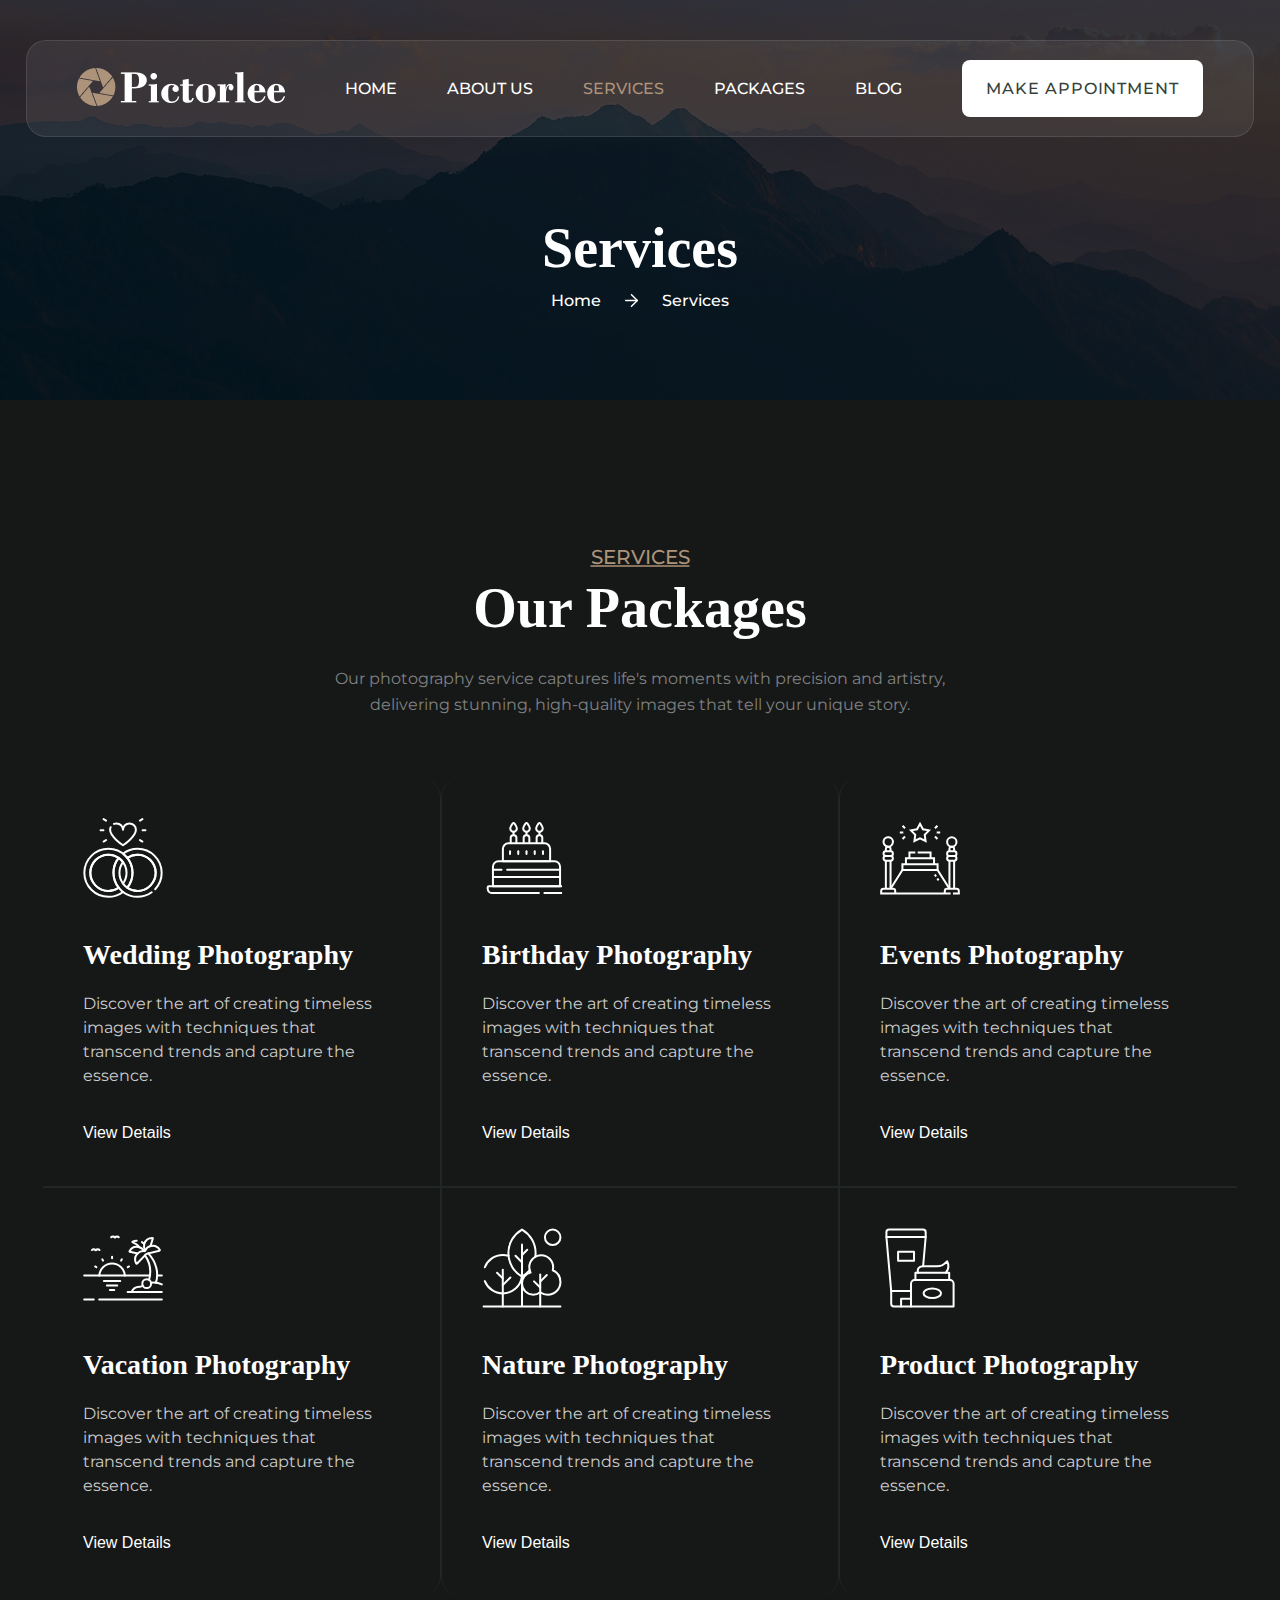
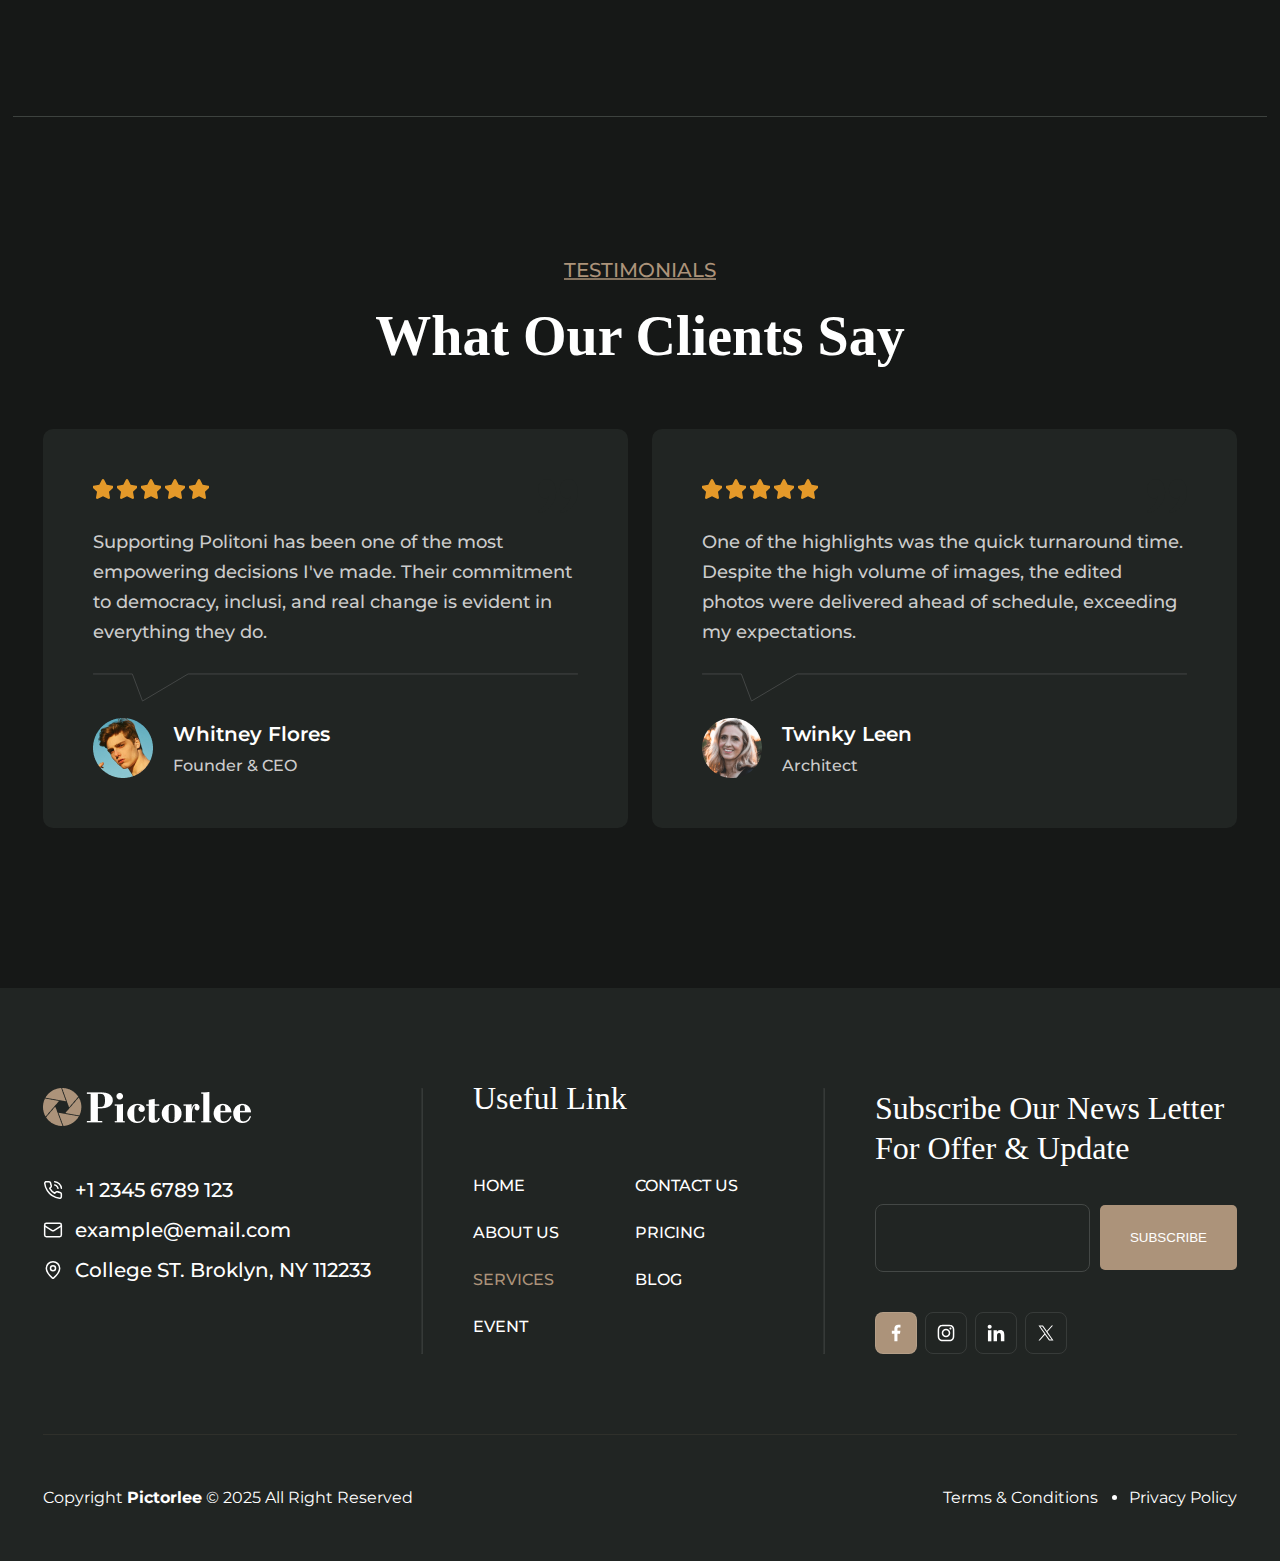
<file: services.html>
<!DOCTYPE html>
<html lang="en">
  <head>
    <meta charset="UTF-8" />
    <meta name="viewport" content="width=device-width, initial-scale=1.0" />
    <title>Services</title>
    <link rel="stylesheet" href="style.css" />

    <link rel="preconnect" href="https://fonts.googleapis.com" />
    <link rel="preconnect" href="https://fonts.gstatic.com" crossorigin />
    <link
      href="https://fonts.googleapis.com/css2?family=Montserrat:ital,wght@0,100..900;1,100..900&display=swap"
      rel="stylesheet"
    />
  </head>
  <body>
    <!-- top banner -->
    <div class="top-banner">
      <div class="banner">
        <img
          class="banner-img"
          src="Images/About us/ash-edmonds-v0Qujn-zHJk-unsplash 1.jpg"
          alt=""
        />
        <span class="banner-overlay"> </span>

        <header class="ab-header">
          <a href="index.html"><img src="Images/Homepage/Logo.png" alt="" /></a>
          <nav>
            <ul class="menu">
              <svg
                class="X-icon"
                xmlns="http://www.w3.org/2000/svg"
                viewBox="0 0 384 512"
              >
                <path
                  d="M342.6 150.6c12.5-12.5 12.5-32.8 0-45.3s-32.8-12.5-45.3 0L192 210.7 86.6 105.4c-12.5-12.5-32.8-12.5-45.3 0s-12.5 32.8 0 45.3L146.7 256 41.4 361.4c-12.5 12.5-12.5 32.8 0 45.3s32.8 12.5 45.3 0L192 301.3 297.4 406.6c12.5 12.5 32.8 12.5 45.3 0s12.5-32.8 0-45.3L237.3 256 342.6 150.6z"
                />
              </svg>
              <li><a href="index.html">Home</a></li>
              <li><a href="about.html">About us</a></li>
              <li><a class="active" href="services.html">Services</a></li>
              <li><a href="services.html">Packages</a></li>
              <li><a href="#">blog</a></li>
            </ul>
          </nav>
          <a href="#" id="btn">Make Appointment</a>
          <svg
            class="bar-icon"
            xmlns="http://www.w3.org/2000/svg"
            viewBox="0 0 512 512"
          >
            <path
              d="M0 96C0 78.3 14.3 64 32 64l384 0c17.7 0 32 14.3 32 32s-14.3 32-32 32L32 128C14.3 128 0 113.7 0 96zM64 256c0-17.7 14.3-32 32-32l384 0c17.7 0 32 14.3 32 32s-14.3 32-32 32L96 288c-17.7 0-32-14.3-32-32zM448 416c0 17.7-14.3 32-32 32L32 448c-17.7 0-32-14.3-32-32s14.3-32 32-32l384 0c17.7 0 32 14.3 32 32z"
            />
          </svg>
        </header>
        <span class="overlay"></span>

        <div class="banner-content">
          <h2>Services</h2>
          <div class="path">
            <a href="index.html">Home</a>
            <img src="Images/About us/arrow.svg" alt="" />
            <a href="services.html">Services</a>
          </div>
        </div>
      </div>
    </div>

    <!-- services section -->
    <div class="srvices-page">
      <div class="services-page-content container">
        <h4 class="h4">Services</h4>
        <h2>Our Packages</h2>
        <p>
          Our photography service captures life's moments with precision and
          artistry, delivering stunning, high-quality images that tell your
          unique story.
        </p>
      </div>
      <div class="services-page-card-container container">
        <div class="services-page-card hover-1 b-b b-r">
          <img src="Images/Services/marriage_icon.svg" alt="" />
          <h3>Wedding Photography</h3>
          <p>
            Discover the art of creating timeless images with techniques that
            transcend trends and capture the essence.
          </p>

          <a href="servicesDetials.html"
            ><span>View Details</span>
            <img src="Images/Services/arrow.svg" alt=""
          /></a>
        </div>

        <div class="services-page-card hover-1 b-b b-r b-l">
          <img src="Images/Services/birthday-cake.svg" alt="" />
          <h3>Birthday Photography</h3>
          <p>
            Discover the art of creating timeless images with techniques that
            transcend trends and capture the essence.
          </p>
          <a href="#"
            ><span>View Details</span>
            <img src="Images/Services/arrow.svg" alt=""
          /></a>
        </div>

        <div class="services-page-card hover-1 b-b b-l">
          <img src="Images/Services/event.svg" alt="" />
          <h3>Events Photography</h3>
          <p>
            Discover the art of creating timeless images with techniques that
            transcend trends and capture the essence.
          </p>
          <a href="#"
            ><span>View Details</span>
            <img src="Images/Services/arrow.svg" alt=""
          /></a>
        </div>

        <div class="services-page-card hover-2 b-t b-r">
          <img src="Images/Services/vacation.svg" alt="" />
          <h3>Vacation Photography</h3>
          <p>
            Discover the art of creating timeless images with techniques that
            transcend trends and capture the essence.
          </p>
          <a href="#"
            ><span>View Details</span>
            <img src="Images/Services/arrow.svg" alt=""
          /></a>
        </div>

        <div class="services-page-card hover-2 b-t b-r b-l">
          <img src="Images/Services/nature.svg" alt="" />
          <h3>Nature Photography</h3>
          <p>
            Discover the art of creating timeless images with techniques that
            transcend trends and capture the essence.
          </p>
          <a href="#"
            ><span>View Details</span>
            <img src="Images/Services/arrow.svg" alt=""
          /></a>
        </div>

        <div class="services-page-card hover-2 b-t b-l">
          <img src="Images/Services/Product.svg" alt="" />
          <h3>Product Photography</h3>
          <p>
            Discover the art of creating timeless images with techniques that
            transcend trends and capture the essence.
          </p>
          <a href="#"
            ><span>View Details</span>
            <img src="Images/Services/arrow.svg" alt=""
          /></a>
        </div>
      </div>
    </div>

    <div class="hr-2-main"><div class="hr-2 container"></div></div>

    <!-- Testemonial section -->
    <div class="testemonials testemonials-services">
      <div class="testemonial-content container">
        <h4 class="h4">Testimonials</h4>
        <h2>What Our Clients Say</h2>
      </div>

      <div class="testimonial-container container">
        <div class="testemonial-item testemonial-item-1">
          <div class="rating">
            <img src="Images/Homepage/star.svg" alt="" />
            <img src="Images/Homepage/star.svg" alt="" />
            <img src="Images/Homepage/star.svg" alt="" />
            <img src="Images/Homepage/star.svg" alt="" />
            <img src="Images/Homepage/star.svg" alt="" />
          </div>
          <p>
            Supporting Politoni has been one of the most empowering decisions
            I've made. Their commitment to democracy, inclusi, and real change
            is evident in everything they do.
          </p>
          <img class="line" src="Images/Homepage/line.svg" />
          <div class="profile">
            <img src="Images/Homepage/Avater.png" alt="" />
            <div>
              <h5>Whitney Flores</h5>
              <p>Founder & CEO</p>
            </div>
          </div>
          <img class="quation" src="Images/Homepage/Quotation.svg" alt="" />
        </div>

        <div class="testemonial-item testemonial-item-1">
          <div class="rating">
            <img src="Images/Homepage/star.svg" alt="" />
            <img src="Images/Homepage/star.svg" alt="" />
            <img src="Images/Homepage/star.svg" alt="" />
            <img src="Images/Homepage/star.svg" alt="" />
            <img src="Images/Homepage/star.svg" alt="" />
          </div>
          <p>
            One of the highlights was the quick turnaround time. Despite the
            high volume of images, the edited photos were delivered ahead of
            schedule, exceeding my expectations.
          </p>
          <img class="line" src="Images/Homepage/line.svg" />
          <div class="profile">
            <img src="Images/Homepage/Avater (1).png" alt="" />
            <div>
              <h5>Twinky Leen</h5>
              <p>Architect</p>
            </div>
          </div>
          <img class="quation" src="Images/Homepage/Quotation.svg" alt="" />
        </div>
      </div>
    </div>

    <!-- Footer -->
    <footer>
      <div class="container">
        <div class="footer-container">
          <div class="footer-logo-section">
            <div class="footer-logo">
              <img src="Images/Homepage/Logo.png" alt="Pictorlee Logo" />
            </div>
            <div class="footer-contact">
              <p>
                <img src="Images/Homepage/phone-icon.svg" alt="Phone" /> +1 2345
                6789 123
              </p>
              <p>
                <img src="Images/Homepage/email-icon.svg" alt="Email" />
                example@email.com
              </p>
              <p>
                <img src="Images/Homepage/location-icon.svg" alt="Location" />
                College ST. Broklyn, NY 112233
              </p>
            </div>
          </div>

          <hr />

          <div class="footer-links">
            <h5>Useful Link</h5>
            <ul>
              <li><a href="index.html">HOME</a></li>
              <li><a href="about.html">ABOUT US</a></li>
              <li>
                <a href="services.html" class="footer-active-link">SERVICES</a>
              </li>
              <li><a href="gallery.html">EVENT</a></li>
              <li><a href="contact.html">CONTACT US</a></li>
              <li><a href="#">PRICING</a></li>
              <li><a href="#">BLOG</a></li>
            </ul>
          </div>

          <hr />

          <div class="footer-newsletter">
            <h5>Subscribe Our News Letter For Offer & Update</h5>
            <form class="newsletter-form">
              <input type="email" required />
              <button type="submit">SUBSCRIBE</button>
            </form>
            <div class="social-icons">
              <a href="" class="footer-active"
                ><img src="Images/Homepage/facebook.svg" alt="Facebook"
              /></a>
              <a href="#"
                ><img src="Images/Homepage/instagram.svg" alt="Instagram"
              /></a>
              <a href="#"
                ><img src="Images/Homepage/linkedin.svg" alt="LinkedIn"
              /></a>
              <a href="#"
                ><img src="Images/Homepage/tiwtter.svg" alt="Twitter"
              /></a>
            </div>
          </div>
        </div>

        <div class="footer-bottom">
          <p>Copyright <span>Pictorlee</span> © 2025 All Right Reserved</p>
          <div class="footer-bottom-links">
            <ul>
              <li><a href="#">Terms & Conditions</a></li>
              <li class="list"><a href="#">Privacy Policy</a></li>
            </ul>
          </div>
        </div>
      </div>
    </footer>
  </body>
</html>
</file>
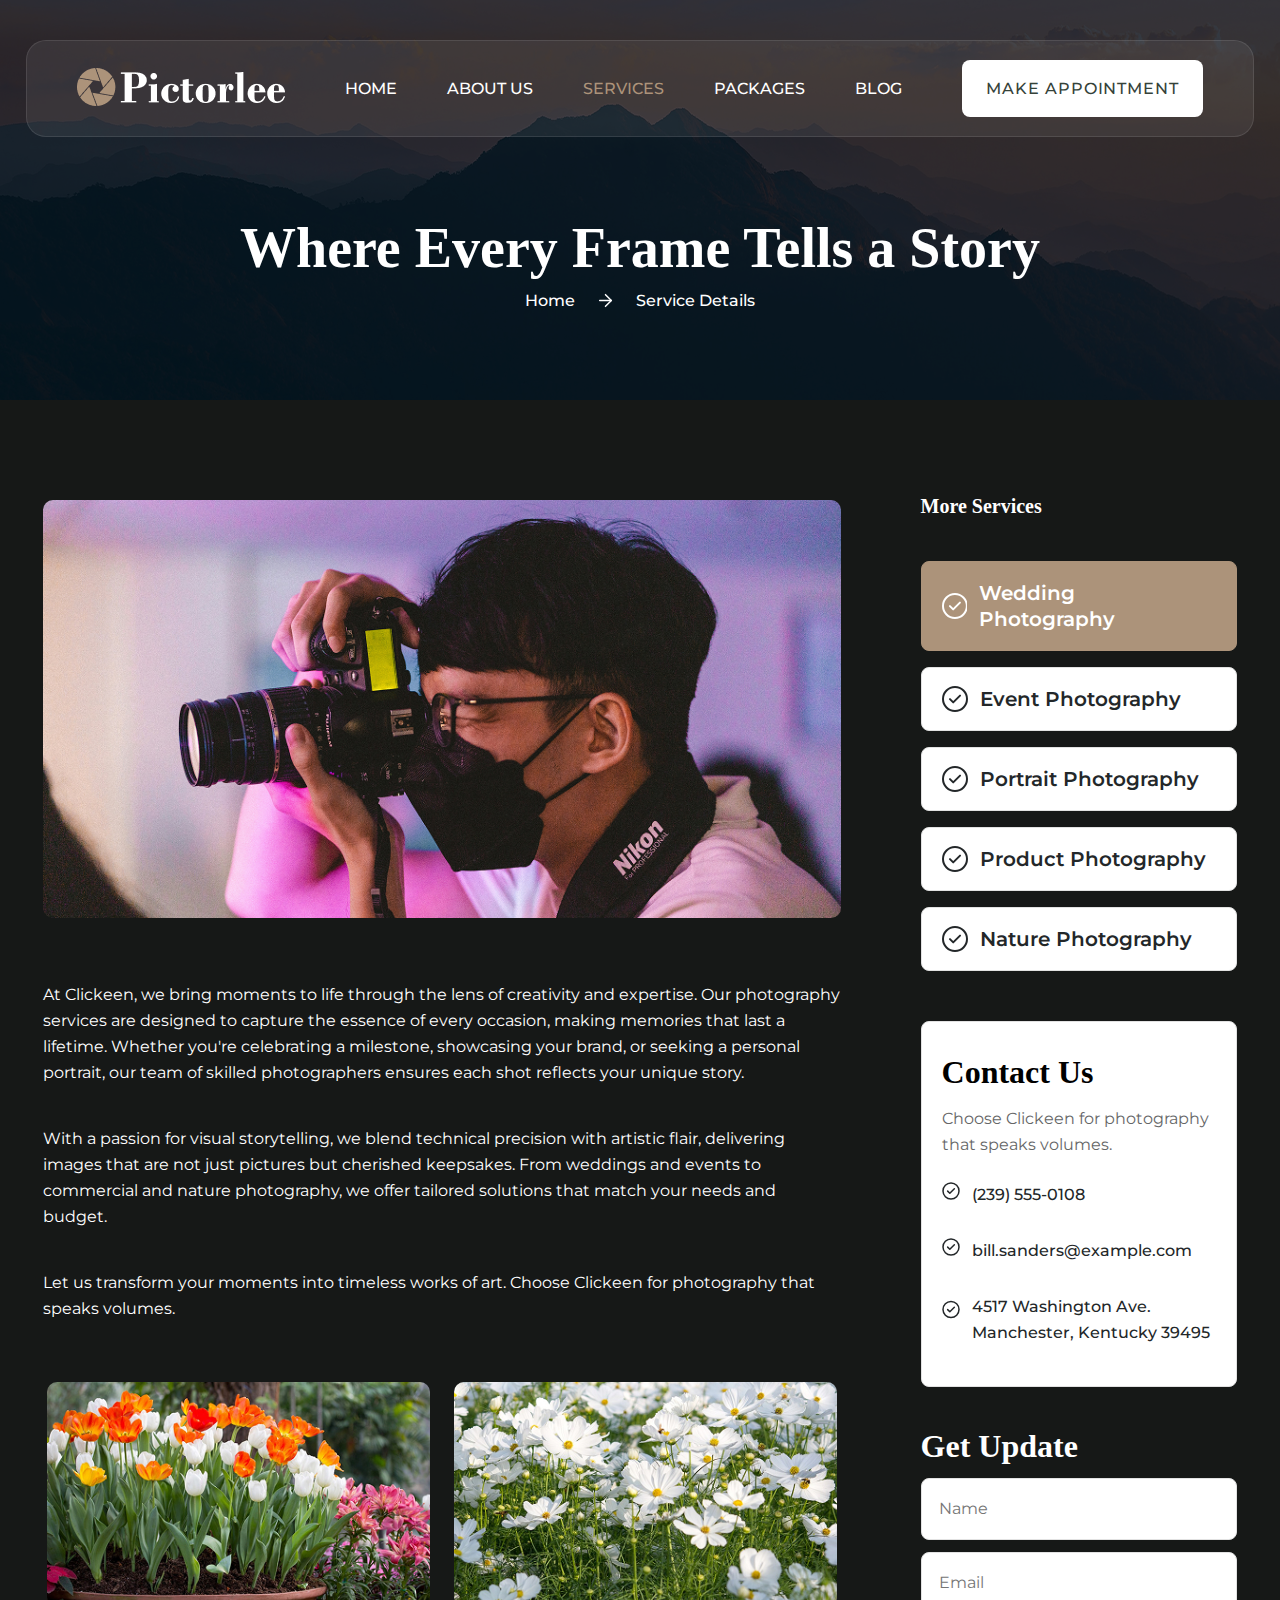
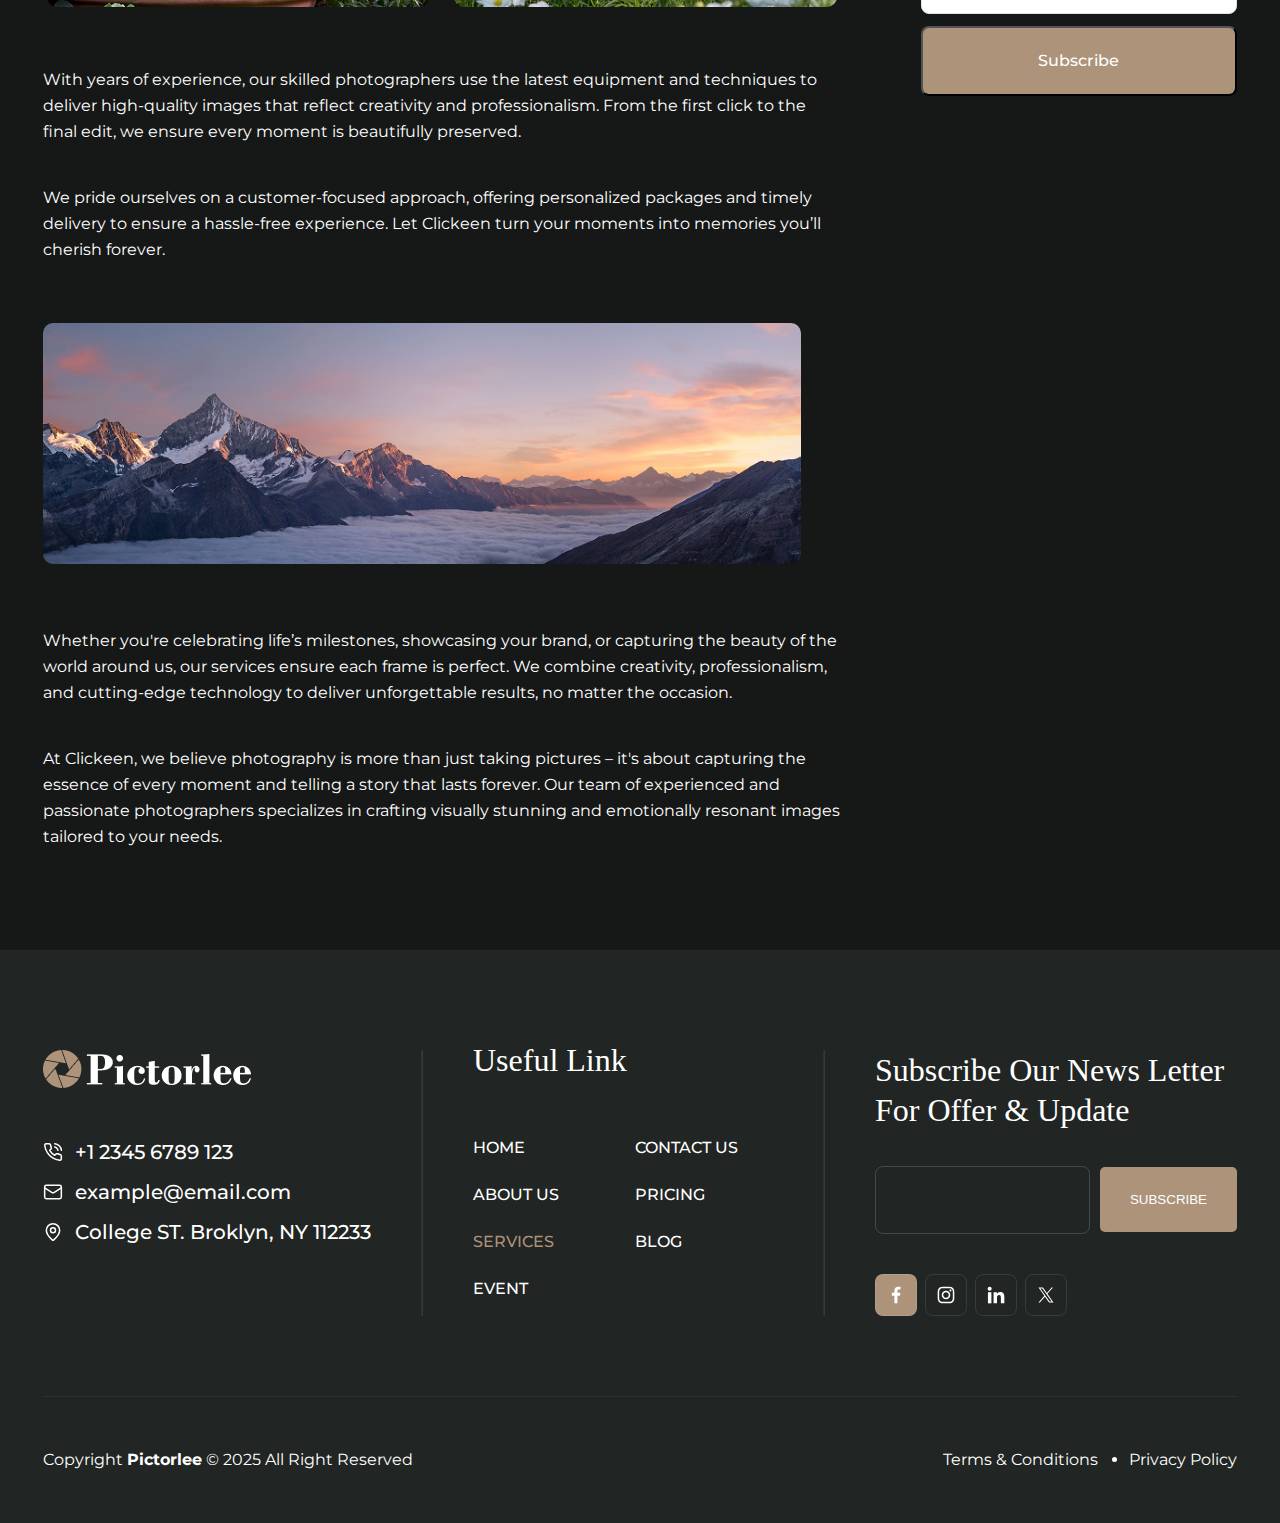
<file: servicesDetials.html>
<!DOCTYPE html>
<html lang="en">
  <head>
    <meta charset="UTF-8" />
    <meta name="viewport" content="width=device-width, initial-scale=1.0" />
    <title>Services Details</title>
    <link rel="stylesheet" href="style.css" />

    <link rel="preconnect" href="https://fonts.googleapis.com" />
    <link rel="preconnect" href="https://fonts.gstatic.com" crossorigin />
    <link
      href="https://fonts.googleapis.com/css2?family=Montserrat:ital,wght@0,100..900;1,100..900&display=swap"
      rel="stylesheet"
    />
  </head>
  <body>
    <!-- top banner -->
    <div class="top-banner">
      <div class="banner">
        <img
          class="banner-img"
          src="Images/About us/ash-edmonds-v0Qujn-zHJk-unsplash 1.jpg"
          alt=""
        />
        <span class="banner-overlay"> </span>

        <header class="ab-header">
          <a href="index.html"><img src="Images/Homepage/Logo.png" alt="" /></a>
          <nav>
            <ul class="menu">
              <svg
                class="X-icon"
                xmlns="http://www.w3.org/2000/svg"
                viewBox="0 0 384 512"
              >
                <path
                  d="M342.6 150.6c12.5-12.5 12.5-32.8 0-45.3s-32.8-12.5-45.3 0L192 210.7 86.6 105.4c-12.5-12.5-32.8-12.5-45.3 0s-12.5 32.8 0 45.3L146.7 256 41.4 361.4c-12.5 12.5-12.5 32.8 0 45.3s32.8 12.5 45.3 0L192 301.3 297.4 406.6c12.5 12.5 32.8 12.5 45.3 0s12.5-32.8 0-45.3L237.3 256 342.6 150.6z"
                />
              </svg>
              <li><a href="index.html">Home</a></li>
              <li><a href="about.html">About us</a></li>
              <li><a class="active" href="services.html">Services</a></li>
              <li><a href="services.html">Packages</a></li>
              <li><a href="#">blog</a></li>
            </ul>
          </nav>
          <a href="#" id="btn">Make Appointment</a>
          <svg
            class="bar-icon"
            xmlns="http://www.w3.org/2000/svg"
            viewBox="0 0 512 512"
          >
            <path
              d="M0 96C0 78.3 14.3 64 32 64l384 0c17.7 0 32 14.3 32 32s-14.3 32-32 32L32 128C14.3 128 0 113.7 0 96zM64 256c0-17.7 14.3-32 32-32l384 0c17.7 0 32 14.3 32 32s-14.3 32-32 32L96 288c-17.7 0-32-14.3-32-32zM448 416c0 17.7-14.3 32-32 32L32 448c-17.7 0-32-14.3-32-32s14.3-32 32-32l384 0c17.7 0 32 14.3 32 32z"
            />
          </svg>
        </header>
        <span class="overlay"></span>

        <div class="banner-content">
          <h2>Where Every Frame Tells a Story</h2>
          <div class="path">
            <a href="index.html">Home</a>
            <img src="Images/About us/arrow.svg" alt="" />
            <a href="about.html">Service Details</a>
          </div>
        </div>
      </div>
    </div>

    <!-- services details -->
    <div class="services-detials">
      <div class="services-detials-container container">
        <div class="services-left-section">
          <img
            class="services-left-section-img-1"
            src="Images/Services/img-1.jpg"
            alt=""
          />
          <div class="p1">
            <p>
              At Clickeen, we bring moments to life through the lens of
              creativity and expertise. Our photography services are designed to
              capture the essence of every occasion, making memories that last a
              lifetime. Whether you're celebrating a milestone, showcasing your
              brand, or seeking a personal portrait, our team of skilled
              photographers ensures each shot reflects your unique story.
            </p>
          </div>
          <div class="p2">
            <p>
              With a passion for visual storytelling, we blend technical
              precision with artistic flair, delivering images that are not just
              pictures but cherished keepsakes. From weddings and events to
              commercial and nature photography, we offer tailored solutions
              that match your needs and budget.
            </p>
          </div>
          <div class="p3">
            <p>
              Let us transform your moments into timeless works of art. Choose
              Clickeen for photography that speaks volumes.
            </p>
          </div>
          <div class="tow-img-sec">
            <img src="Images/Services/img-2.jpg" alt="" />
            <img src="Images/Services/img-3.jpg" alt="" />
          </div>
          <div class="p4">
            <p>
              With years of experience, our skilled photographers use the latest
              equipment and techniques to deliver high-quality images that
              reflect creativity and professionalism. From the first click to
              the final edit, we ensure every moment is beautifully preserved.
            </p>
          </div>
          <div class="p5">
            <p>
              We pride ourselves on a customer-focused approach, offering
              personalized packages and timely delivery to ensure a hassle-free
              experience. Let Clickeen turn your moments into memories you’ll
              cherish forever.
            </p>
          </div>
          <div class="one-img-sec">
            <img src="Images/Services/img-4.jpg" alt="" />
          </div>
          <div class="p6">
            <p>
              Whether you're celebrating life’s milestones, showcasing your
              brand, or capturing the beauty of the world around us, our
              services ensure each frame is perfect. We combine creativity,
              professionalism, and cutting-edge technology to deliver
              unforgettable results, no matter the occasion.
            </p>
          </div>
          <div class="p7">
            <p>
              At Clickeen, we believe photography is more than just taking
              pictures – it's about capturing the essence of every moment and
              telling a story that lasts forever. Our team of experienced and
              passionate photographers specializes in crafting visually stunning
              and emotionally resonant images tailored to your needs.
            </p>
          </div>
        </div>
        <div class="services-right-sidebar">
          <div class="services-list-1">
            <h5>More Services</h5>

            <a href="#" class="service-list-item-d service-list-item-d-active">
              <svg
                xmlns="http://www.w3.org/2000/svg"
                width="26"
                height="26"
                viewBox="0 0 26 26"
                fill="none"
              >
                <path
                  d="M18.035 9.58885L11.2126 16.4113L7.96484 13.1635"
                  stroke-width="2"
                  stroke-miterlimit="10"
                  stroke-linecap="round"
                  stroke-linejoin="round"
                />
                <path
                  d="M25 13C25 19.6274 19.6274 25 13 25C6.37259 25 1 19.6274 1 13C1 6.37259 6.37259 1 13 1C19.6274 1 25 6.37259 25 13Z"
                  stroke-width="2"
                  stroke-miterlimit="10"
                  stroke-linecap="round"
                  stroke-linejoin="round"
                />
              </svg>
              <p>Wedding Photography</p>
            </a>

            <a href="#" class="service-list-item-d">
              <svg
                xmlns="http://www.w3.org/2000/svg"
                width="26"
                height="26"
                viewBox="0 0 26 26"
                fill="none"
              >
                <path
                  d="M18.035 9.58885L11.2126 16.4113L7.96484 13.1635"
                  stroke-width="2"
                  stroke-miterlimit="10"
                  stroke-linecap="round"
                  stroke-linejoin="round"
                />
                <path
                  d="M25 13C25 19.6274 19.6274 25 13 25C6.37259 25 1 19.6274 1 13C1 6.37259 6.37259 1 13 1C19.6274 1 25 6.37259 25 13Z"
                  stroke-width="2"
                  stroke-miterlimit="10"
                  stroke-linecap="round"
                  stroke-linejoin="round"
                />
              </svg>
              <p>Event Photography</p>
            </a>

            <a href="#" class="service-list-item-d">
              <svg
                xmlns="http://www.w3.org/2000/svg"
                width="26"
                height="26"
                viewBox="0 0 26 26"
                fill="none"
              >
                <path
                  d="M18.035 9.58885L11.2126 16.4113L7.96484 13.1635"
                  stroke-width="2"
                  stroke-miterlimit="10"
                  stroke-linecap="round"
                  stroke-linejoin="round"
                />
                <path
                  d="M25 13C25 19.6274 19.6274 25 13 25C6.37259 25 1 19.6274 1 13C1 6.37259 6.37259 1 13 1C19.6274 1 25 6.37259 25 13Z"
                  stroke-width="2"
                  stroke-miterlimit="10"
                  stroke-linecap="round"
                  stroke-linejoin="round"
                />
              </svg>
              <p>Portrait Photography</p>
            </a>

            <a href="#" class="service-list-item-d">
              <svg
                xmlns="http://www.w3.org/2000/svg"
                width="26"
                height="26"
                viewBox="0 0 26 26"
                fill="none"
              >
                <path
                  d="M18.035 9.58885L11.2126 16.4113L7.96484 13.1635"
                  stroke-width="2"
                  stroke-miterlimit="10"
                  stroke-linecap="round"
                  stroke-linejoin="round"
                />
                <path
                  d="M25 13C25 19.6274 19.6274 25 13 25C6.37259 25 1 19.6274 1 13C1 6.37259 6.37259 1 13 1C19.6274 1 25 6.37259 25 13Z"
                  stroke-width="2"
                  stroke-miterlimit="10"
                  stroke-linecap="round"
                  stroke-linejoin="round"
                />
              </svg>
              <p>Product Photography</p>
            </a>

            <a href="#" class="service-list-item-d">
              <svg
                xmlns="http://www.w3.org/2000/svg"
                width="26"
                height="26"
                viewBox="0 0 26 26"
                fill="none"
              >
                <path
                  d="M18.035 9.58885L11.2126 16.4113L7.96484 13.1635"
                  stroke-width="2"
                  stroke-miterlimit="10"
                  stroke-linecap="round"
                  stroke-linejoin="round"
                />
                <path
                  d="M25 13C25 19.6274 19.6274 25 13 25C6.37259 25 1 19.6274 1 13C1 6.37259 6.37259 1 13 1C19.6274 1 25 6.37259 25 13Z"
                  stroke-width="2"
                  stroke-miterlimit="10"
                  stroke-linecap="round"
                  stroke-linejoin="round"
                />
              </svg>
              <p>Nature Photography</p>
            </a>
          </div>
          <div class="services-list-2">
            <div class="service-list-item-m">
              <h3>Contact Us</h3>
              <p class="item-m-p">
                Choose Clickeen for photography that speaks volumes.
              </p>
              <div class="service-list-item-m-item">
                <svg
                  xmlns="http://www.w3.org/2000/svg"
                  width="18"
                  height="18"
                  viewBox="0 0 18 18"
                  fill="none"
                >
                  <path
                    d="M12.358 6.72614L7.80972 11.2744L5.64453 9.10926"
                    stroke="#232729"
                    stroke-width="1.5"
                    stroke-miterlimit="10"
                    stroke-linecap="round"
                    stroke-linejoin="round"
                  />
                  <path
                    d="M17 9C17 13.4183 13.4183 17 9 17C4.58173 17 1 13.4183 1 9C1 4.58173 4.58173 1 9 1C13.4183 1 17 4.58173 17 9Z"
                    stroke="#232729"
                    stroke-width="1.5"
                    stroke-miterlimit="10"
                    stroke-linecap="round"
                    stroke-linejoin="round"
                  />
                </svg>
                <p>(239) 555-0108</p>
              </div>

              <div class="service-list-item-m-item m-30">
                <svg
                  xmlns="http://www.w3.org/2000/svg"
                  width="18"
                  height="18"
                  viewBox="0 0 18 18"
                  fill="none"
                >
                  <path
                    d="M12.358 6.72614L7.80972 11.2744L5.64453 9.10926"
                    stroke="#232729"
                    stroke-width="1.5"
                    stroke-miterlimit="10"
                    stroke-linecap="round"
                    stroke-linejoin="round"
                  />
                  <path
                    d="M17 9C17 13.4183 13.4183 17 9 17C4.58173 17 1 13.4183 1 9C1 4.58173 4.58173 1 9 1C13.4183 1 17 4.58173 17 9Z"
                    stroke="#232729"
                    stroke-width="1.5"
                    stroke-miterlimit="10"
                    stroke-linecap="round"
                    stroke-linejoin="round"
                  />
                </svg>
                <p>bill.sanders@example.com</p>
              </div>

              <div class="service-list-item-m-item m-30">
                <svg
                  xmlns="http://www.w3.org/2000/svg"
                  width="31"
                  height="31"
                  viewBox="0 0 18 18"
                  fill="none"
                >
                  <path
                    d="M12.358 6.72614L7.80972 11.2744L5.64453 9.10926"
                    stroke="#232729"
                    stroke-width="1.5"
                    stroke-miterlimit="10"
                    stroke-linecap="round"
                    stroke-linejoin="round"
                  />
                  <path
                    d="M17 9C17 13.4183 13.4183 17 9 17C4.58173 17 1 13.4183 1 9C1 4.58173 4.58173 1 9 1C13.4183 1 17 4.58173 17 9Z"
                    stroke="#232729"
                    stroke-width="1.5"
                    stroke-miterlimit="10"
                    stroke-linecap="round"
                    stroke-linejoin="round"
                  />
                </svg>
                <p>4517 Washington Ave. Manchester, Kentucky 39495</p>
              </div>
            </div>
            <div class="service-list-item-l">
              <h3>Get Update</h3>
              <form>
                <input type="text" placeholder="Name" />
                <input type="email" placeholder="Email" />
                <button type="submit">Subscribe</button>
              </form>
            </div>
          </div>
        </div>
      </div>
    </div>

    <!-- Footer -->
    <footer>
      <div class="container">
        <div class="footer-container">
          <div class="footer-logo-section">
            <div class="footer-logo">
              <img src="Images/Homepage/Logo.png" alt="Pictorlee Logo" />
            </div>
            <div class="footer-contact">
              <p>
                <img src="Images/Homepage/phone-icon.svg" alt="Phone" /> +1 2345
                6789 123
              </p>
              <p>
                <img src="Images/Homepage/email-icon.svg" alt="Email" />
                example@email.com
              </p>
              <p>
                <img src="Images/Homepage/location-icon.svg" alt="Location" />
                College ST. Broklyn, NY 112233
              </p>
            </div>
          </div>

          <hr />

          <div class="footer-links">
            <h5>Useful Link</h5>
            <ul>
              <li><a href="index.html">HOME</a></li>
              <li><a href="about.html">ABOUT US</a></li>
              <li>
                <a class="footer-active-link" href="services.html">SERVICES</a>
              </li>
              <li><a href="gallery.html">EVENT</a></li>
              <li><a href="contact.html">CONTACT US</a></li>
              <li><a href="#">PRICING</a></li>
              <li><a href="#">BLOG</a></li>
            </ul>
          </div>

          <hr />

          <div class="footer-newsletter">
            <h5>Subscribe Our News Letter For Offer & Update</h5>
            <form class="newsletter-form">
              <input type="email" required />
              <button type="submit">SUBSCRIBE</button>
            </form>
            <div class="social-icons">
              <a href="#" class="footer-active"
                ><img src="Images/Homepage/facebook.svg" alt="Facebook"
              /></a>
              <a href="#"
                ><img src="Images/Homepage/instagram.svg" alt="Instagram"
              /></a>
              <a href="#"
                ><img src="Images/Homepage/linkedin.svg" alt="LinkedIn"
              /></a>
              <a href="#"
                ><img src="Images/Homepage/tiwtter.svg" alt="Twitter"
              /></a>
            </div>
          </div>
        </div>

        <div class="footer-bottom">
          <p>Copyright <span>Pictorlee</span> © 2025 All Right Reserved</p>
          <div class="footer-bottom-links">
            <ul>
              <li><a href="#">Terms & Conditions</a></li>
              <li class="list"><a href="#">Privacy Policy</a></li>
            </ul>
          </div>
        </div>
      </div>
    </footer>
    <script src="script.js"></script>
  </body>
</html>
</file>
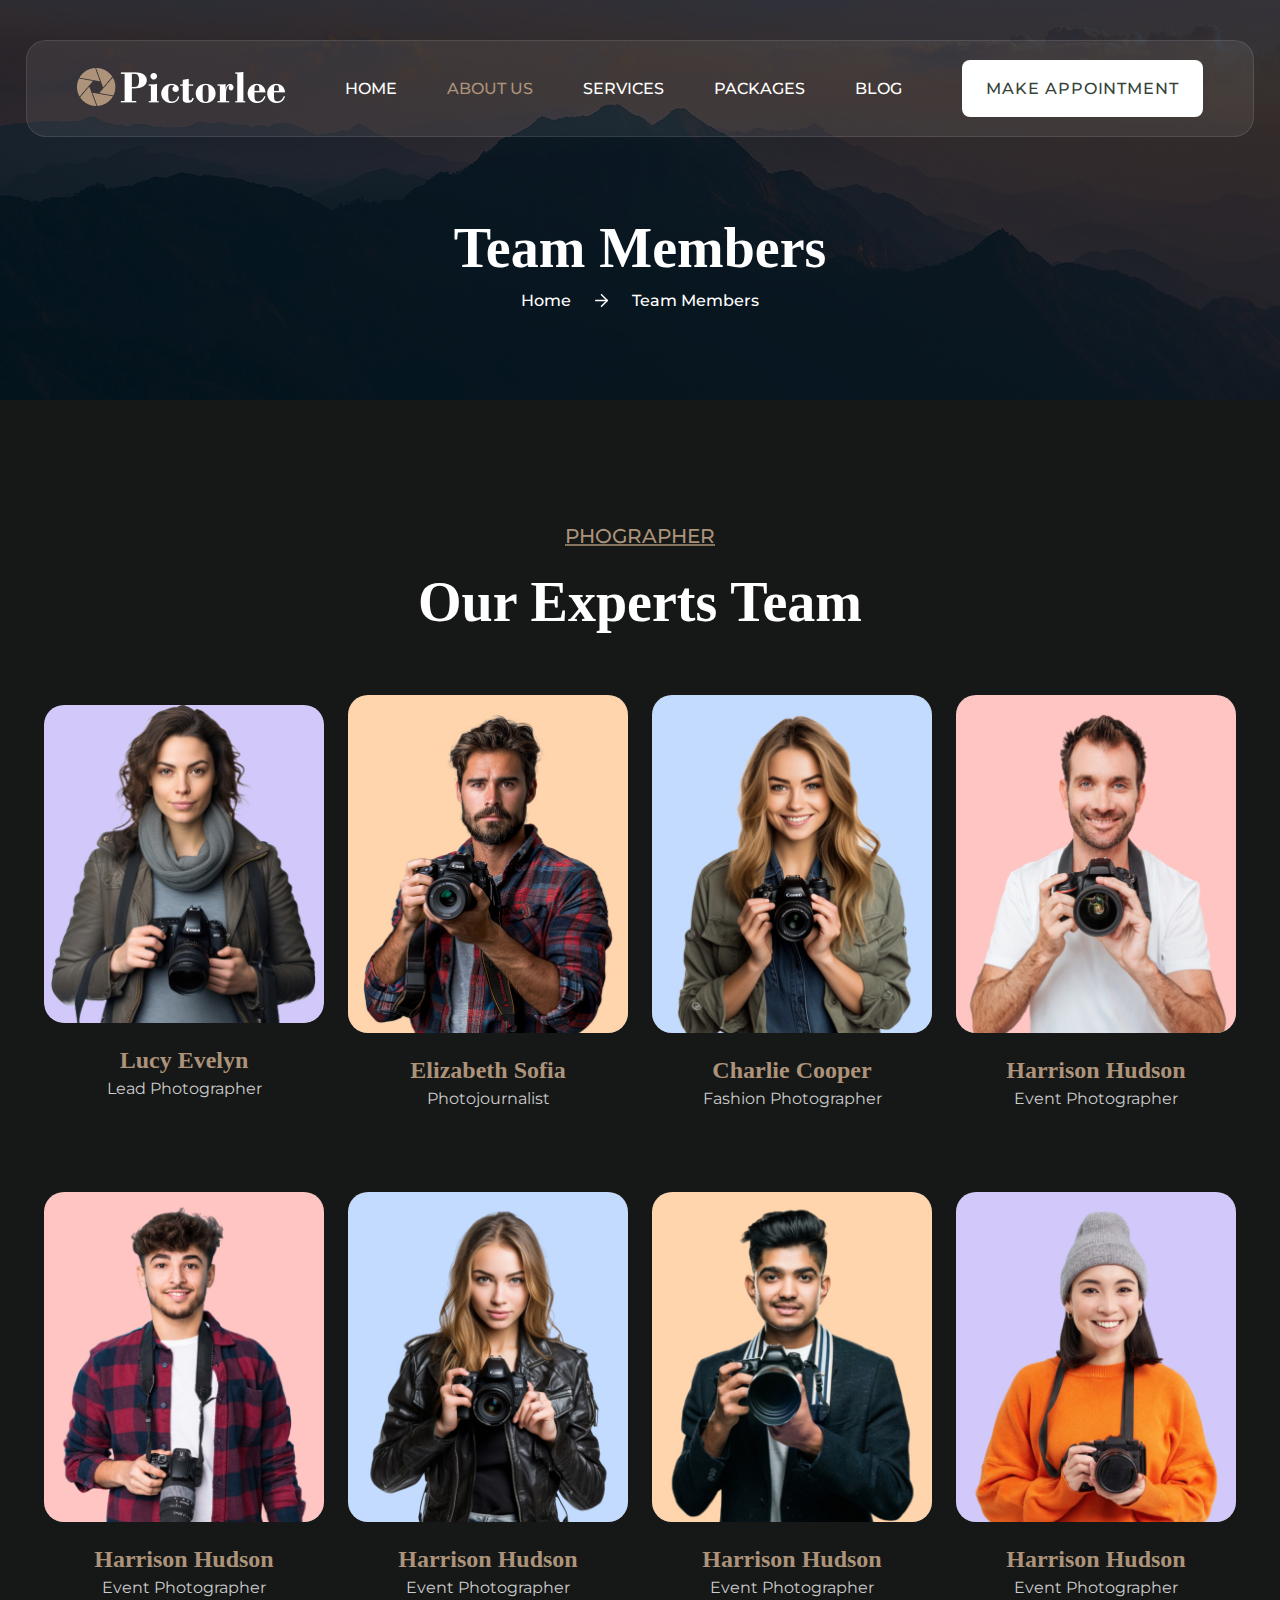
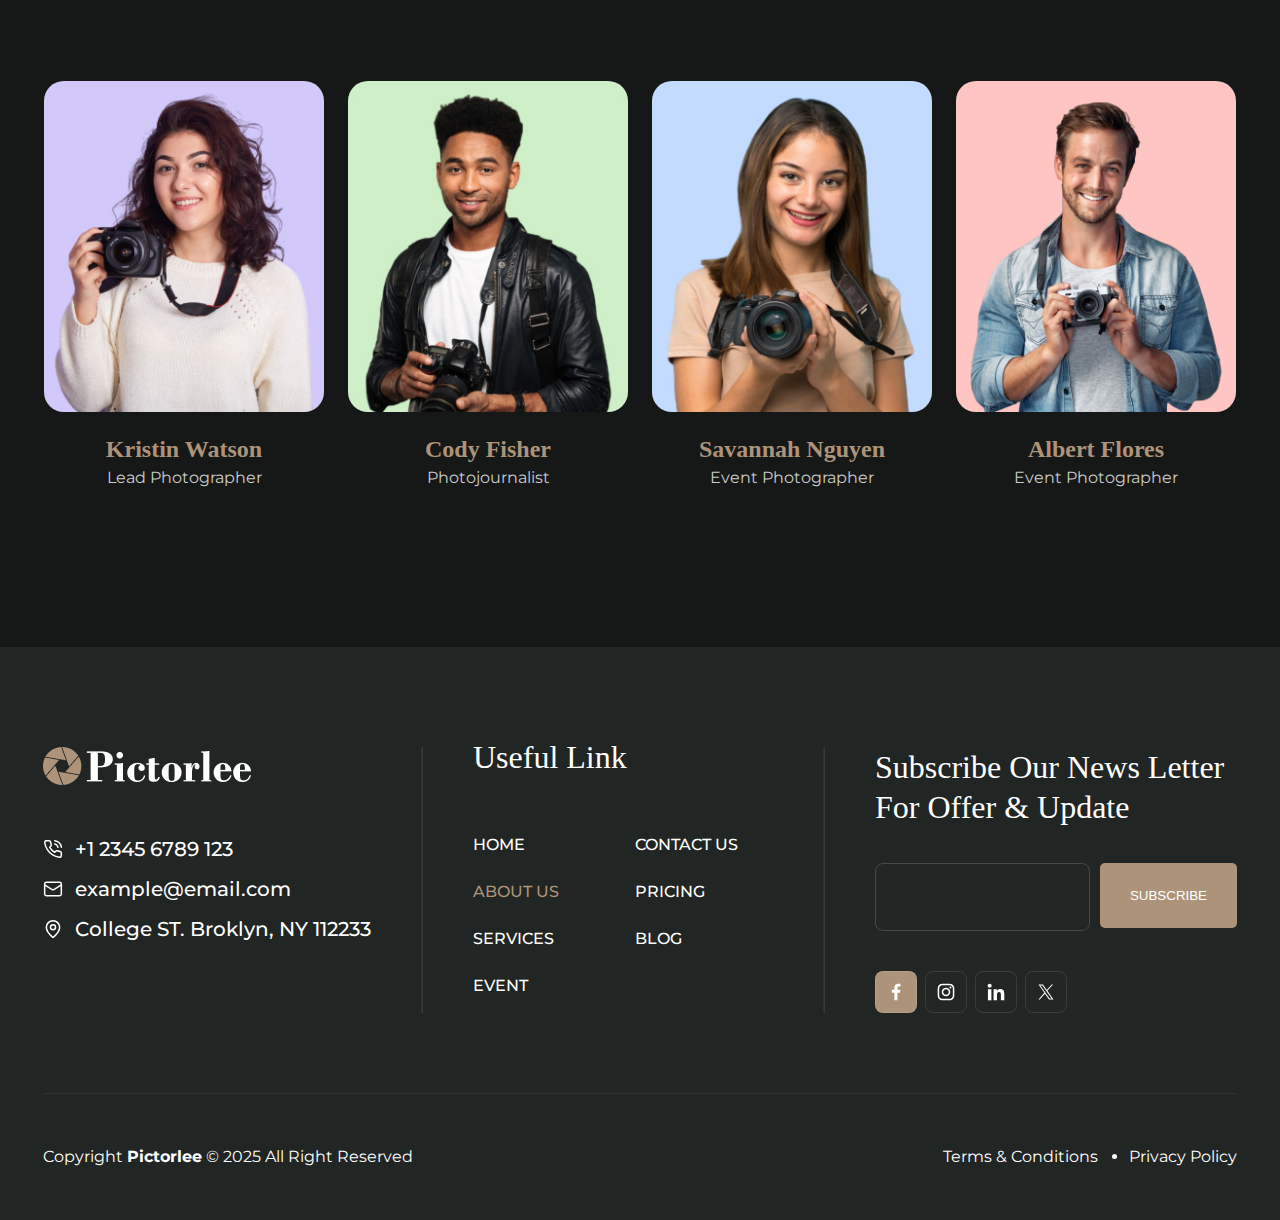
<file: Team.html>
<!DOCTYPE html>
<html lang="en">
  <head>
    <meta charset="UTF-8" />
    <meta name="viewport" content="width=device-width, initial-scale=1.0" />
    <title>Team Members</title>
    <link rel="stylesheet" href="style.css" />

    <link rel="preconnect" href="https://fonts.googleapis.com" />
    <link rel="preconnect" href="https://fonts.gstatic.com" crossorigin />
    <link
      href="https://fonts.googleapis.com/css2?family=Montserrat:ital,wght@0,100..900;1,100..900&display=swap"
      rel="stylesheet"
    />
  </head>
  <body>
    <!-- top banner -->
    <div class="top-banner">
      <div class="banner">
        <img
          class="banner-img"
          src="Images/About us/ash-edmonds-v0Qujn-zHJk-unsplash 1.jpg"
          alt=""
        />
        <span class="banner-overlay"> </span>

        <header class="ab-header">
          <a href="index.html"><img src="Images/Homepage/Logo.png" alt="" /></a>
          <nav>
            <ul class="menu">
              <svg
                class="X-icon"
                xmlns="http://www.w3.org/2000/svg"
                viewBox="0 0 384 512"
              >
                <path
                  d="M342.6 150.6c12.5-12.5 12.5-32.8 0-45.3s-32.8-12.5-45.3 0L192 210.7 86.6 105.4c-12.5-12.5-32.8-12.5-45.3 0s-12.5 32.8 0 45.3L146.7 256 41.4 361.4c-12.5 12.5-12.5 32.8 0 45.3s32.8 12.5 45.3 0L192 301.3 297.4 406.6c12.5 12.5 32.8 12.5 45.3 0s12.5-32.8 0-45.3L237.3 256 342.6 150.6z"
                />
              </svg>
              <li><a href="index.html">Home</a></li>
              <li>
                <a class="active" href="about.html">About us</a>
              </li>
              <li><a href="services.html">Services</a></li>
              <li><a href="services.html">Packages</a></li>
              <li><a href="#">blog</a></li>
            </ul>
          </nav>
          <a href="#" id="btn">Make Appointment</a>
          <svg
            class="bar-icon"
            xmlns="http://www.w3.org/2000/svg"
            viewBox="0 0 512 512"
          >
            <path
              d="M0 96C0 78.3 14.3 64 32 64l384 0c17.7 0 32 14.3 32 32s-14.3 32-32 32L32 128C14.3 128 0 113.7 0 96zM64 256c0-17.7 14.3-32 32-32l384 0c17.7 0 32 14.3 32 32s-14.3 32-32 32L96 288c-17.7 0-32-14.3-32-32zM448 416c0 17.7-14.3 32-32 32L32 448c-17.7 0-32-14.3-32-32s14.3-32 32-32l384 0c17.7 0 32 14.3 32 32z"
            />
          </svg>
        </header>
        <span class="overlay"></span>

        <div class="banner-content">
          <h2>Team Members</h2>
          <div class="path">
            <a href="index.html">Home</a>
            <img src="Images/About us/arrow.svg" alt="" />
            <a href="about.html">Team Members</a>
          </div>
        </div>
      </div>
    </div>

    <!-- card section -->
    <div class="team-card-sec">
      <div class="ab-card-content-container container">
        <h4 class="h4">Phographer</h4>
        <h2>Our Experts Team</h2>
      </div>
      <div class="about-card-container container">
        <div class="about-card">
          <a href="MemberDetails.html">
            <div class="about-card-img-container">
              <img
                class="about-card-img"
                src="Images/Member/members_photo_1.jpg"
                alt=""
              />

              <div class="about-card-hover">
                <a href="MemberDetails.html">
                  <div class="about-card-hover-icon">
                    <svg
                      width="20"
                      height="20"
                      viewBox="0 0 20 20"
                      fill="none"
                      xmlns="http://www.w3.org/2000/svg"
                    >
                      <path
                        d="M11.4512 18.3334V10.7315H14.0018L14.3845 7.76805H11.4512V5.87631C11.4512 5.01858 11.6884 4.43405 12.9198 4.43405L14.4877 4.43341V1.78277C14.2166 1.74754 13.2858 1.66675 12.2025 1.66675C9.94032 1.66675 8.3916 3.04755 8.3916 5.58281V7.76805H5.83325V10.7315H8.3916V18.3334H11.4512Z"
                        fill="#232729"
                      />
                    </svg></div
                ></a>

                <a href="MemberDetails.html"
                  ><div class="about-card-hover-icon">
                    <svg
                      xmlns="http://www.w3.org/2000/svg"
                      width="20"
                      height="20"
                      viewBox="0 0 20 20"
                      fill="none"
                    >
                      <path
                        d="M18.2879 6.56681C18.2488 5.68124 18.1056 5.07242 17.9005 4.54487C17.6889 3.98489 17.3633 3.48354 16.9367 3.06677C16.5199 2.6435 16.0153 2.31461 15.4618 2.10629C14.9312 1.90114 14.3255 1.75794 13.44 1.71889C12.5478 1.67654 12.2646 1.66675 10.0017 1.66675C7.73892 1.66675 7.45568 1.67654 6.56681 1.71559C5.68124 1.75463 5.07242 1.89796 4.545 2.10298C3.98489 2.31461 3.48354 2.6402 3.06677 3.06677C2.6435 3.48354 2.31474 3.9882 2.10629 4.54169C1.90114 5.07242 1.75794 5.67794 1.71889 6.5635C1.67654 7.45568 1.66675 7.73892 1.66675 10.0017C1.66675 12.2646 1.67654 12.5478 1.71559 13.4367C1.75463 14.3222 1.89796 14.931 2.10311 15.4586C2.31474 16.0186 2.6435 16.5199 3.06677 16.9367C3.48354 17.36 3.9882 17.6889 4.54169 17.8972C5.07242 18.1023 5.67794 18.2455 6.56363 18.2846C7.45238 18.3238 7.73574 18.3334 9.99856 18.3334C12.2614 18.3334 12.5446 18.3238 13.4335 18.2846C14.319 18.2455 14.9279 18.1023 15.4553 17.8972C16.5754 17.4641 17.4609 16.5786 17.894 15.4586C18.099 14.9279 18.2424 14.3222 18.2814 13.4367C18.3204 12.5478 18.3302 12.2646 18.3302 10.0017C18.3302 7.73892 18.3269 7.45568 18.2879 6.56681ZM16.787 13.3715C16.7511 14.1855 16.6144 14.625 16.5005 14.9181C16.2204 15.6442 15.6442 16.2204 14.9181 16.5005C14.625 16.6144 14.1823 16.7511 13.3715 16.7869C12.4925 16.8261 12.2288 16.8357 10.005 16.8357C7.78127 16.8357 7.51431 16.8261 6.63841 16.7869C5.82445 16.7511 5.38491 16.6144 5.09188 16.5005C4.73056 16.3669 4.40167 16.1553 4.13471 15.8786C3.85796 15.6083 3.64633 15.2827 3.51279 14.9214C3.39884 14.6284 3.26212 14.1855 3.22638 13.3749C3.18721 12.4958 3.17754 12.232 3.17754 10.0082C3.17754 7.78445 3.18721 7.51749 3.22638 6.64172C3.26212 5.82776 3.39884 5.38822 3.51279 5.09519C3.64633 4.73374 3.85796 4.40497 4.13802 4.13789C4.40815 3.86114 4.73374 3.64951 5.09519 3.5161C5.38822 3.40214 5.83106 3.26542 6.64172 3.22956C7.5208 3.19051 7.78457 3.18072 10.0082 3.18072C12.2353 3.18072 12.499 3.19051 13.3749 3.22956C14.1888 3.26542 14.6284 3.40214 14.9214 3.5161C15.2827 3.64951 15.6116 3.86114 15.8786 4.13789C16.1553 4.40815 16.3669 4.73374 16.5005 5.09519C16.6144 5.38822 16.7511 5.83094 16.787 6.64172C16.8261 7.5208 16.8359 7.78445 16.8359 10.0082C16.8359 12.232 16.8261 12.4925 16.787 13.3715Z"
                        fill="black"
                      />
                      <path
                        d="M10.0019 5.72046C7.63823 5.72046 5.72046 7.63811 5.72046 10.0019C5.72046 12.3657 7.63823 14.2834 10.0019 14.2834C12.3657 14.2834 14.2834 12.3657 14.2834 10.0019C14.2834 7.63811 12.3657 5.72046 10.0019 5.72046ZM10.0019 12.7792C8.46848 12.7792 7.22464 11.5355 7.22464 10.0019C7.22464 8.46835 8.46848 7.22464 10.0019 7.22464C11.5355 7.22464 12.7792 8.46835 12.7792 10.0019C12.7792 11.5355 11.5355 12.7792 10.0019 12.7792Z"
                        fill="black"
                      />
                      <path
                        d="M15.4523 5.55055C15.4523 6.10252 15.0047 6.55007 14.4526 6.55007C13.9007 6.55007 13.4531 6.10252 13.4531 5.55055C13.4531 4.99845 13.9007 4.55103 14.4526 4.55103C15.0047 4.55103 15.4523 4.99845 15.4523 5.55055Z"
                        fill="black"
                      />
                    </svg></div
                ></a>

                <a href="MemberDetails.html">
                  <div class="about-card-hover-icon">
                    <svg
                      width="20"
                      height="20"
                      viewBox="0 0 20 20"
                      fill="none"
                      xmlns="http://www.w3.org/2000/svg"
                    >
                      <path
                        d="M11.427 8.85148L17.0111 2.5H15.6879L10.8392 8.0149L6.9666 2.5H2.5L8.35615 10.8395L2.5 17.5H3.82333L8.94364 11.6761L13.0334 17.5H17.5L11.4267 8.85148H11.427ZM9.61456 10.913L9.02121 10.0825L4.30014 3.47475H6.33269L10.1427 8.80746L10.736 9.63788L15.6885 16.5696H13.656L9.61456 10.9133V10.913Z"
                        fill="#232729"
                      />
                    </svg></div
                ></a>

                <a href="MemberDetails.html"
                  ><div class="about-card-hover-icon">
                    <svg
                      width="20"
                      height="20"
                      viewBox="0 0 20 20"
                      fill="none"
                      xmlns="http://www.w3.org/2000/svg"
                    >
                      <path
                        d="M18.3292 18.3329L18.3334 18.3322V12.2196C18.3334 9.22928 17.6897 6.92578 14.1938 6.92578C12.5132 6.92578 11.3854 7.84801 10.925 8.72233H10.8764V7.20495H7.56177V18.3322H11.0132V12.8224C11.0132 11.3717 11.2882 9.96887 13.0847 9.96887C14.8549 9.96887 14.8813 11.6244 14.8813 12.9154V18.3329H18.3292Z"
                        fill="#232729"
                      />
                      <path
                        d="M1.94116 7.20581H5.39676V18.333H1.94116V7.20581Z"
                        fill="#232729"
                      />
                      <path
                        d="M3.66816 1.66675C2.56329 1.66675 1.66675 2.56329 1.66675 3.66816C1.66675 4.77303 2.56329 5.68832 3.66816 5.68832C4.77303 5.68832 5.66957 4.77303 5.66957 3.66816C5.66887 2.56329 4.77234 1.66675 3.66816 1.66675Z"
                        fill="#232729"
                      />
                    </svg></div
                ></a>
              </div>
            </div>
          </a>
          <div class="about-card-content">
            <h3>Lucy Evelyn</h3>
            <p>Lead Photographer</p>
          </div>
        </div>

        <div class="about-card">
          <a href="MemberDetails.html">
            <div class="about-card-img-container">
              <img
                class="about-card-img"
                src="Images/Member/members_photo_2.jpg"
                alt=""
              />
              <div class="about-card-hover">
                <a href="MemberDetails.html">
                  <div class="about-card-hover-icon">
                    <svg
                      width="20"
                      height="20"
                      viewBox="0 0 20 20"
                      fill="none"
                      xmlns="http://www.w3.org/2000/svg"
                    >
                      <path
                        d="M11.4512 18.3334V10.7315H14.0018L14.3845 7.76805H11.4512V5.87631C11.4512 5.01858 11.6884 4.43405 12.9198 4.43405L14.4877 4.43341V1.78277C14.2166 1.74754 13.2858 1.66675 12.2025 1.66675C9.94032 1.66675 8.3916 3.04755 8.3916 5.58281V7.76805H5.83325V10.7315H8.3916V18.3334H11.4512Z"
                        fill="#232729"
                      />
                    </svg></div
                ></a>

                <a href="MemberDetails.html"
                  ><div class="about-card-hover-icon">
                    <svg
                      xmlns="http://www.w3.org/2000/svg"
                      width="20"
                      height="20"
                      viewBox="0 0 20 20"
                      fill="none"
                    >
                      <path
                        d="M18.2879 6.56681C18.2488 5.68124 18.1056 5.07242 17.9005 4.54487C17.6889 3.98489 17.3633 3.48354 16.9367 3.06677C16.5199 2.6435 16.0153 2.31461 15.4618 2.10629C14.9312 1.90114 14.3255 1.75794 13.44 1.71889C12.5478 1.67654 12.2646 1.66675 10.0017 1.66675C7.73892 1.66675 7.45568 1.67654 6.56681 1.71559C5.68124 1.75463 5.07242 1.89796 4.545 2.10298C3.98489 2.31461 3.48354 2.6402 3.06677 3.06677C2.6435 3.48354 2.31474 3.9882 2.10629 4.54169C1.90114 5.07242 1.75794 5.67794 1.71889 6.5635C1.67654 7.45568 1.66675 7.73892 1.66675 10.0017C1.66675 12.2646 1.67654 12.5478 1.71559 13.4367C1.75463 14.3222 1.89796 14.931 2.10311 15.4586C2.31474 16.0186 2.6435 16.5199 3.06677 16.9367C3.48354 17.36 3.9882 17.6889 4.54169 17.8972C5.07242 18.1023 5.67794 18.2455 6.56363 18.2846C7.45238 18.3238 7.73574 18.3334 9.99856 18.3334C12.2614 18.3334 12.5446 18.3238 13.4335 18.2846C14.319 18.2455 14.9279 18.1023 15.4553 17.8972C16.5754 17.4641 17.4609 16.5786 17.894 15.4586C18.099 14.9279 18.2424 14.3222 18.2814 13.4367C18.3204 12.5478 18.3302 12.2646 18.3302 10.0017C18.3302 7.73892 18.3269 7.45568 18.2879 6.56681ZM16.787 13.3715C16.7511 14.1855 16.6144 14.625 16.5005 14.9181C16.2204 15.6442 15.6442 16.2204 14.9181 16.5005C14.625 16.6144 14.1823 16.7511 13.3715 16.7869C12.4925 16.8261 12.2288 16.8357 10.005 16.8357C7.78127 16.8357 7.51431 16.8261 6.63841 16.7869C5.82445 16.7511 5.38491 16.6144 5.09188 16.5005C4.73056 16.3669 4.40167 16.1553 4.13471 15.8786C3.85796 15.6083 3.64633 15.2827 3.51279 14.9214C3.39884 14.6284 3.26212 14.1855 3.22638 13.3749C3.18721 12.4958 3.17754 12.232 3.17754 10.0082C3.17754 7.78445 3.18721 7.51749 3.22638 6.64172C3.26212 5.82776 3.39884 5.38822 3.51279 5.09519C3.64633 4.73374 3.85796 4.40497 4.13802 4.13789C4.40815 3.86114 4.73374 3.64951 5.09519 3.5161C5.38822 3.40214 5.83106 3.26542 6.64172 3.22956C7.5208 3.19051 7.78457 3.18072 10.0082 3.18072C12.2353 3.18072 12.499 3.19051 13.3749 3.22956C14.1888 3.26542 14.6284 3.40214 14.9214 3.5161C15.2827 3.64951 15.6116 3.86114 15.8786 4.13789C16.1553 4.40815 16.3669 4.73374 16.5005 5.09519C16.6144 5.38822 16.7511 5.83094 16.787 6.64172C16.8261 7.5208 16.8359 7.78445 16.8359 10.0082C16.8359 12.232 16.8261 12.4925 16.787 13.3715Z"
                        fill="black"
                      />
                      <path
                        d="M10.0019 5.72046C7.63823 5.72046 5.72046 7.63811 5.72046 10.0019C5.72046 12.3657 7.63823 14.2834 10.0019 14.2834C12.3657 14.2834 14.2834 12.3657 14.2834 10.0019C14.2834 7.63811 12.3657 5.72046 10.0019 5.72046ZM10.0019 12.7792C8.46848 12.7792 7.22464 11.5355 7.22464 10.0019C7.22464 8.46835 8.46848 7.22464 10.0019 7.22464C11.5355 7.22464 12.7792 8.46835 12.7792 10.0019C12.7792 11.5355 11.5355 12.7792 10.0019 12.7792Z"
                        fill="black"
                      />
                      <path
                        d="M15.4523 5.55055C15.4523 6.10252 15.0047 6.55007 14.4526 6.55007C13.9007 6.55007 13.4531 6.10252 13.4531 5.55055C13.4531 4.99845 13.9007 4.55103 14.4526 4.55103C15.0047 4.55103 15.4523 4.99845 15.4523 5.55055Z"
                        fill="black"
                      />
                    </svg></div
                ></a>

                <a href="MemberDetails.html">
                  <div class="about-card-hover-icon">
                    <svg
                      width="20"
                      height="20"
                      viewBox="0 0 20 20"
                      fill="none"
                      xmlns="http://www.w3.org/2000/svg"
                    >
                      <path
                        d="M11.427 8.85148L17.0111 2.5H15.6879L10.8392 8.0149L6.9666 2.5H2.5L8.35615 10.8395L2.5 17.5H3.82333L8.94364 11.6761L13.0334 17.5H17.5L11.4267 8.85148H11.427ZM9.61456 10.913L9.02121 10.0825L4.30014 3.47475H6.33269L10.1427 8.80746L10.736 9.63788L15.6885 16.5696H13.656L9.61456 10.9133V10.913Z"
                        fill="#232729"
                      />
                    </svg></div
                ></a>

                <a href="MemberDetails.html"
                  ><div class="about-card-hover-icon">
                    <svg
                      width="20"
                      height="20"
                      viewBox="0 0 20 20"
                      fill="none"
                      xmlns="http://www.w3.org/2000/svg"
                    >
                      <path
                        d="M18.3292 18.3329L18.3334 18.3322V12.2196C18.3334 9.22928 17.6897 6.92578 14.1938 6.92578C12.5132 6.92578 11.3854 7.84801 10.925 8.72233H10.8764V7.20495H7.56177V18.3322H11.0132V12.8224C11.0132 11.3717 11.2882 9.96887 13.0847 9.96887C14.8549 9.96887 14.8813 11.6244 14.8813 12.9154V18.3329H18.3292Z"
                        fill="#232729"
                      />
                      <path
                        d="M1.94116 7.20581H5.39676V18.333H1.94116V7.20581Z"
                        fill="#232729"
                      />
                      <path
                        d="M3.66816 1.66675C2.56329 1.66675 1.66675 2.56329 1.66675 3.66816C1.66675 4.77303 2.56329 5.68832 3.66816 5.68832C4.77303 5.68832 5.66957 4.77303 5.66957 3.66816C5.66887 2.56329 4.77234 1.66675 3.66816 1.66675Z"
                        fill="#232729"
                      />
                    </svg></div
                ></a>
              </div>
            </div>
          </a>

          <div class="about-card-content">
            <h3>Elizabeth Sofia</h3>
            <p>Photojournalist</p>
          </div>
        </div>

        <div class="about-card">
          <a href="MemberDetails.html">
            <div class="about-card-img-container">
              <img
                class="about-card-img"
                src="Images/Member/members_photo_3.jpg"
                alt=""
              />
              <div class="about-card-hover">
                <a href="MemberDetails.html">
                  <div class="about-card-hover-icon">
                    <svg
                      width="20"
                      height="20"
                      viewBox="0 0 20 20"
                      fill="none"
                      xmlns="http://www.w3.org/2000/svg"
                    >
                      <path
                        d="M11.4512 18.3334V10.7315H14.0018L14.3845 7.76805H11.4512V5.87631C11.4512 5.01858 11.6884 4.43405 12.9198 4.43405L14.4877 4.43341V1.78277C14.2166 1.74754 13.2858 1.66675 12.2025 1.66675C9.94032 1.66675 8.3916 3.04755 8.3916 5.58281V7.76805H5.83325V10.7315H8.3916V18.3334H11.4512Z"
                        fill="#232729"
                      />
                    </svg></div
                ></a>

                <a href="MemberDetails.html"
                  ><div class="about-card-hover-icon">
                    <svg
                      xmlns="http://www.w3.org/2000/svg"
                      width="20"
                      height="20"
                      viewBox="0 0 20 20"
                      fill="none"
                    >
                      <path
                        d="M18.2879 6.56681C18.2488 5.68124 18.1056 5.07242 17.9005 4.54487C17.6889 3.98489 17.3633 3.48354 16.9367 3.06677C16.5199 2.6435 16.0153 2.31461 15.4618 2.10629C14.9312 1.90114 14.3255 1.75794 13.44 1.71889C12.5478 1.67654 12.2646 1.66675 10.0017 1.66675C7.73892 1.66675 7.45568 1.67654 6.56681 1.71559C5.68124 1.75463 5.07242 1.89796 4.545 2.10298C3.98489 2.31461 3.48354 2.6402 3.06677 3.06677C2.6435 3.48354 2.31474 3.9882 2.10629 4.54169C1.90114 5.07242 1.75794 5.67794 1.71889 6.5635C1.67654 7.45568 1.66675 7.73892 1.66675 10.0017C1.66675 12.2646 1.67654 12.5478 1.71559 13.4367C1.75463 14.3222 1.89796 14.931 2.10311 15.4586C2.31474 16.0186 2.6435 16.5199 3.06677 16.9367C3.48354 17.36 3.9882 17.6889 4.54169 17.8972C5.07242 18.1023 5.67794 18.2455 6.56363 18.2846C7.45238 18.3238 7.73574 18.3334 9.99856 18.3334C12.2614 18.3334 12.5446 18.3238 13.4335 18.2846C14.319 18.2455 14.9279 18.1023 15.4553 17.8972C16.5754 17.4641 17.4609 16.5786 17.894 15.4586C18.099 14.9279 18.2424 14.3222 18.2814 13.4367C18.3204 12.5478 18.3302 12.2646 18.3302 10.0017C18.3302 7.73892 18.3269 7.45568 18.2879 6.56681ZM16.787 13.3715C16.7511 14.1855 16.6144 14.625 16.5005 14.9181C16.2204 15.6442 15.6442 16.2204 14.9181 16.5005C14.625 16.6144 14.1823 16.7511 13.3715 16.7869C12.4925 16.8261 12.2288 16.8357 10.005 16.8357C7.78127 16.8357 7.51431 16.8261 6.63841 16.7869C5.82445 16.7511 5.38491 16.6144 5.09188 16.5005C4.73056 16.3669 4.40167 16.1553 4.13471 15.8786C3.85796 15.6083 3.64633 15.2827 3.51279 14.9214C3.39884 14.6284 3.26212 14.1855 3.22638 13.3749C3.18721 12.4958 3.17754 12.232 3.17754 10.0082C3.17754 7.78445 3.18721 7.51749 3.22638 6.64172C3.26212 5.82776 3.39884 5.38822 3.51279 5.09519C3.64633 4.73374 3.85796 4.40497 4.13802 4.13789C4.40815 3.86114 4.73374 3.64951 5.09519 3.5161C5.38822 3.40214 5.83106 3.26542 6.64172 3.22956C7.5208 3.19051 7.78457 3.18072 10.0082 3.18072C12.2353 3.18072 12.499 3.19051 13.3749 3.22956C14.1888 3.26542 14.6284 3.40214 14.9214 3.5161C15.2827 3.64951 15.6116 3.86114 15.8786 4.13789C16.1553 4.40815 16.3669 4.73374 16.5005 5.09519C16.6144 5.38822 16.7511 5.83094 16.787 6.64172C16.8261 7.5208 16.8359 7.78445 16.8359 10.0082C16.8359 12.232 16.8261 12.4925 16.787 13.3715Z"
                        fill="black"
                      />
                      <path
                        d="M10.0019 5.72046C7.63823 5.72046 5.72046 7.63811 5.72046 10.0019C5.72046 12.3657 7.63823 14.2834 10.0019 14.2834C12.3657 14.2834 14.2834 12.3657 14.2834 10.0019C14.2834 7.63811 12.3657 5.72046 10.0019 5.72046ZM10.0019 12.7792C8.46848 12.7792 7.22464 11.5355 7.22464 10.0019C7.22464 8.46835 8.46848 7.22464 10.0019 7.22464C11.5355 7.22464 12.7792 8.46835 12.7792 10.0019C12.7792 11.5355 11.5355 12.7792 10.0019 12.7792Z"
                        fill="black"
                      />
                      <path
                        d="M15.4523 5.55055C15.4523 6.10252 15.0047 6.55007 14.4526 6.55007C13.9007 6.55007 13.4531 6.10252 13.4531 5.55055C13.4531 4.99845 13.9007 4.55103 14.4526 4.55103C15.0047 4.55103 15.4523 4.99845 15.4523 5.55055Z"
                        fill="black"
                      />
                    </svg></div
                ></a>

                <a href="MemberDetails.html">
                  <div class="about-card-hover-icon">
                    <svg
                      width="20"
                      height="20"
                      viewBox="0 0 20 20"
                      fill="none"
                      xmlns="http://www.w3.org/2000/svg"
                    >
                      <path
                        d="M11.427 8.85148L17.0111 2.5H15.6879L10.8392 8.0149L6.9666 2.5H2.5L8.35615 10.8395L2.5 17.5H3.82333L8.94364 11.6761L13.0334 17.5H17.5L11.4267 8.85148H11.427ZM9.61456 10.913L9.02121 10.0825L4.30014 3.47475H6.33269L10.1427 8.80746L10.736 9.63788L15.6885 16.5696H13.656L9.61456 10.9133V10.913Z"
                        fill="#232729"
                      />
                    </svg></div
                ></a>

                <a href="MemberDetails.html"
                  ><div class="about-card-hover-icon">
                    <svg
                      width="20"
                      height="20"
                      viewBox="0 0 20 20"
                      fill="none"
                      xmlns="http://www.w3.org/2000/svg"
                    >
                      <path
                        d="M18.3292 18.3329L18.3334 18.3322V12.2196C18.3334 9.22928 17.6897 6.92578 14.1938 6.92578C12.5132 6.92578 11.3854 7.84801 10.925 8.72233H10.8764V7.20495H7.56177V18.3322H11.0132V12.8224C11.0132 11.3717 11.2882 9.96887 13.0847 9.96887C14.8549 9.96887 14.8813 11.6244 14.8813 12.9154V18.3329H18.3292Z"
                        fill="#232729"
                      />
                      <path
                        d="M1.94116 7.20581H5.39676V18.333H1.94116V7.20581Z"
                        fill="#232729"
                      />
                      <path
                        d="M3.66816 1.66675C2.56329 1.66675 1.66675 2.56329 1.66675 3.66816C1.66675 4.77303 2.56329 5.68832 3.66816 5.68832C4.77303 5.68832 5.66957 4.77303 5.66957 3.66816C5.66887 2.56329 4.77234 1.66675 3.66816 1.66675Z"
                        fill="#232729"
                      />
                    </svg></div
                ></a>
              </div>
            </div>
          </a>

          <div class="about-card-content">
            <h3>Charlie Cooper</h3>
            <p>Fashion Photographer</p>
          </div>
        </div>

        <div class="about-card">
          <a href="MemberDetails.html">
            <div class="about-card-img-container">
              <img
                class="about-card-img"
                src="Images/Member/members_photo_4.jpg"
                alt=""
              />
              <div class="about-card-hover">
                <a href="MemberDetails.html">
                  <div class="about-card-hover-icon">
                    <svg
                      width="20"
                      height="20"
                      viewBox="0 0 20 20"
                      fill="none"
                      xmlns="http://www.w3.org/2000/svg"
                    >
                      <path
                        d="M11.4512 18.3334V10.7315H14.0018L14.3845 7.76805H11.4512V5.87631C11.4512 5.01858 11.6884 4.43405 12.9198 4.43405L14.4877 4.43341V1.78277C14.2166 1.74754 13.2858 1.66675 12.2025 1.66675C9.94032 1.66675 8.3916 3.04755 8.3916 5.58281V7.76805H5.83325V10.7315H8.3916V18.3334H11.4512Z"
                        fill="#232729"
                      />
                    </svg></div
                ></a>

                <a href="MemberDetails.html"
                  ><div class="about-card-hover-icon">
                    <svg
                      xmlns="http://www.w3.org/2000/svg"
                      width="20"
                      height="20"
                      viewBox="0 0 20 20"
                      fill="none"
                    >
                      <path
                        d="M18.2879 6.56681C18.2488 5.68124 18.1056 5.07242 17.9005 4.54487C17.6889 3.98489 17.3633 3.48354 16.9367 3.06677C16.5199 2.6435 16.0153 2.31461 15.4618 2.10629C14.9312 1.90114 14.3255 1.75794 13.44 1.71889C12.5478 1.67654 12.2646 1.66675 10.0017 1.66675C7.73892 1.66675 7.45568 1.67654 6.56681 1.71559C5.68124 1.75463 5.07242 1.89796 4.545 2.10298C3.98489 2.31461 3.48354 2.6402 3.06677 3.06677C2.6435 3.48354 2.31474 3.9882 2.10629 4.54169C1.90114 5.07242 1.75794 5.67794 1.71889 6.5635C1.67654 7.45568 1.66675 7.73892 1.66675 10.0017C1.66675 12.2646 1.67654 12.5478 1.71559 13.4367C1.75463 14.3222 1.89796 14.931 2.10311 15.4586C2.31474 16.0186 2.6435 16.5199 3.06677 16.9367C3.48354 17.36 3.9882 17.6889 4.54169 17.8972C5.07242 18.1023 5.67794 18.2455 6.56363 18.2846C7.45238 18.3238 7.73574 18.3334 9.99856 18.3334C12.2614 18.3334 12.5446 18.3238 13.4335 18.2846C14.319 18.2455 14.9279 18.1023 15.4553 17.8972C16.5754 17.4641 17.4609 16.5786 17.894 15.4586C18.099 14.9279 18.2424 14.3222 18.2814 13.4367C18.3204 12.5478 18.3302 12.2646 18.3302 10.0017C18.3302 7.73892 18.3269 7.45568 18.2879 6.56681ZM16.787 13.3715C16.7511 14.1855 16.6144 14.625 16.5005 14.9181C16.2204 15.6442 15.6442 16.2204 14.9181 16.5005C14.625 16.6144 14.1823 16.7511 13.3715 16.7869C12.4925 16.8261 12.2288 16.8357 10.005 16.8357C7.78127 16.8357 7.51431 16.8261 6.63841 16.7869C5.82445 16.7511 5.38491 16.6144 5.09188 16.5005C4.73056 16.3669 4.40167 16.1553 4.13471 15.8786C3.85796 15.6083 3.64633 15.2827 3.51279 14.9214C3.39884 14.6284 3.26212 14.1855 3.22638 13.3749C3.18721 12.4958 3.17754 12.232 3.17754 10.0082C3.17754 7.78445 3.18721 7.51749 3.22638 6.64172C3.26212 5.82776 3.39884 5.38822 3.51279 5.09519C3.64633 4.73374 3.85796 4.40497 4.13802 4.13789C4.40815 3.86114 4.73374 3.64951 5.09519 3.5161C5.38822 3.40214 5.83106 3.26542 6.64172 3.22956C7.5208 3.19051 7.78457 3.18072 10.0082 3.18072C12.2353 3.18072 12.499 3.19051 13.3749 3.22956C14.1888 3.26542 14.6284 3.40214 14.9214 3.5161C15.2827 3.64951 15.6116 3.86114 15.8786 4.13789C16.1553 4.40815 16.3669 4.73374 16.5005 5.09519C16.6144 5.38822 16.7511 5.83094 16.787 6.64172C16.8261 7.5208 16.8359 7.78445 16.8359 10.0082C16.8359 12.232 16.8261 12.4925 16.787 13.3715Z"
                        fill="black"
                      />
                      <path
                        d="M10.0019 5.72046C7.63823 5.72046 5.72046 7.63811 5.72046 10.0019C5.72046 12.3657 7.63823 14.2834 10.0019 14.2834C12.3657 14.2834 14.2834 12.3657 14.2834 10.0019C14.2834 7.63811 12.3657 5.72046 10.0019 5.72046ZM10.0019 12.7792C8.46848 12.7792 7.22464 11.5355 7.22464 10.0019C7.22464 8.46835 8.46848 7.22464 10.0019 7.22464C11.5355 7.22464 12.7792 8.46835 12.7792 10.0019C12.7792 11.5355 11.5355 12.7792 10.0019 12.7792Z"
                        fill="black"
                      />
                      <path
                        d="M15.4523 5.55055C15.4523 6.10252 15.0047 6.55007 14.4526 6.55007C13.9007 6.55007 13.4531 6.10252 13.4531 5.55055C13.4531 4.99845 13.9007 4.55103 14.4526 4.55103C15.0047 4.55103 15.4523 4.99845 15.4523 5.55055Z"
                        fill="black"
                      />
                    </svg></div
                ></a>

                <a href="MemberDetails.html">
                  <div class="about-card-hover-icon">
                    <svg
                      width="20"
                      height="20"
                      viewBox="0 0 20 20"
                      fill="none"
                      xmlns="http://www.w3.org/2000/svg"
                    >
                      <path
                        d="M11.427 8.85148L17.0111 2.5H15.6879L10.8392 8.0149L6.9666 2.5H2.5L8.35615 10.8395L2.5 17.5H3.82333L8.94364 11.6761L13.0334 17.5H17.5L11.4267 8.85148H11.427ZM9.61456 10.913L9.02121 10.0825L4.30014 3.47475H6.33269L10.1427 8.80746L10.736 9.63788L15.6885 16.5696H13.656L9.61456 10.9133V10.913Z"
                        fill="#232729"
                      />
                    </svg></div
                ></a>

                <a href="MemberDetails.html"
                  ><div class="about-card-hover-icon">
                    <svg
                      width="20"
                      height="20"
                      viewBox="0 0 20 20"
                      fill="none"
                      xmlns="http://www.w3.org/2000/svg"
                    >
                      <path
                        d="M18.3292 18.3329L18.3334 18.3322V12.2196C18.3334 9.22928 17.6897 6.92578 14.1938 6.92578C12.5132 6.92578 11.3854 7.84801 10.925 8.72233H10.8764V7.20495H7.56177V18.3322H11.0132V12.8224C11.0132 11.3717 11.2882 9.96887 13.0847 9.96887C14.8549 9.96887 14.8813 11.6244 14.8813 12.9154V18.3329H18.3292Z"
                        fill="#232729"
                      />
                      <path
                        d="M1.94116 7.20581H5.39676V18.333H1.94116V7.20581Z"
                        fill="#232729"
                      />
                      <path
                        d="M3.66816 1.66675C2.56329 1.66675 1.66675 2.56329 1.66675 3.66816C1.66675 4.77303 2.56329 5.68832 3.66816 5.68832C4.77303 5.68832 5.66957 4.77303 5.66957 3.66816C5.66887 2.56329 4.77234 1.66675 3.66816 1.66675Z"
                        fill="#232729"
                      />
                    </svg></div
                ></a>
              </div>
            </div>
          </a>

          <div class="about-card-content">
            <h3>Harrison Hudson</h3>
            <p>Event Photographer</p>
          </div>
        </div>

        <div class="about-card mg-top-60">
          <a href="MemberDetails.html">
            <div class="about-card-img-container">
              <img
                class="about-card-img"
                src="Images/Member/members_photo_5.jpg"
                alt=""
              />
              <div class="about-card-hover">
                <a href="MemberDetails.html">
                  <div class="about-card-hover-icon">
                    <svg
                      width="20"
                      height="20"
                      viewBox="0 0 20 20"
                      fill="none"
                      xmlns="http://www.w3.org/2000/svg"
                    >
                      <path
                        d="M11.4512 18.3334V10.7315H14.0018L14.3845 7.76805H11.4512V5.87631C11.4512 5.01858 11.6884 4.43405 12.9198 4.43405L14.4877 4.43341V1.78277C14.2166 1.74754 13.2858 1.66675 12.2025 1.66675C9.94032 1.66675 8.3916 3.04755 8.3916 5.58281V7.76805H5.83325V10.7315H8.3916V18.3334H11.4512Z"
                        fill="#232729"
                      />
                    </svg></div
                ></a>

                <a href="MemberDetails.html"
                  ><div class="about-card-hover-icon">
                    <svg
                      xmlns="http://www.w3.org/2000/svg"
                      width="20"
                      height="20"
                      viewBox="0 0 20 20"
                      fill="none"
                    >
                      <path
                        d="M18.2879 6.56681C18.2488 5.68124 18.1056 5.07242 17.9005 4.54487C17.6889 3.98489 17.3633 3.48354 16.9367 3.06677C16.5199 2.6435 16.0153 2.31461 15.4618 2.10629C14.9312 1.90114 14.3255 1.75794 13.44 1.71889C12.5478 1.67654 12.2646 1.66675 10.0017 1.66675C7.73892 1.66675 7.45568 1.67654 6.56681 1.71559C5.68124 1.75463 5.07242 1.89796 4.545 2.10298C3.98489 2.31461 3.48354 2.6402 3.06677 3.06677C2.6435 3.48354 2.31474 3.9882 2.10629 4.54169C1.90114 5.07242 1.75794 5.67794 1.71889 6.5635C1.67654 7.45568 1.66675 7.73892 1.66675 10.0017C1.66675 12.2646 1.67654 12.5478 1.71559 13.4367C1.75463 14.3222 1.89796 14.931 2.10311 15.4586C2.31474 16.0186 2.6435 16.5199 3.06677 16.9367C3.48354 17.36 3.9882 17.6889 4.54169 17.8972C5.07242 18.1023 5.67794 18.2455 6.56363 18.2846C7.45238 18.3238 7.73574 18.3334 9.99856 18.3334C12.2614 18.3334 12.5446 18.3238 13.4335 18.2846C14.319 18.2455 14.9279 18.1023 15.4553 17.8972C16.5754 17.4641 17.4609 16.5786 17.894 15.4586C18.099 14.9279 18.2424 14.3222 18.2814 13.4367C18.3204 12.5478 18.3302 12.2646 18.3302 10.0017C18.3302 7.73892 18.3269 7.45568 18.2879 6.56681ZM16.787 13.3715C16.7511 14.1855 16.6144 14.625 16.5005 14.9181C16.2204 15.6442 15.6442 16.2204 14.9181 16.5005C14.625 16.6144 14.1823 16.7511 13.3715 16.7869C12.4925 16.8261 12.2288 16.8357 10.005 16.8357C7.78127 16.8357 7.51431 16.8261 6.63841 16.7869C5.82445 16.7511 5.38491 16.6144 5.09188 16.5005C4.73056 16.3669 4.40167 16.1553 4.13471 15.8786C3.85796 15.6083 3.64633 15.2827 3.51279 14.9214C3.39884 14.6284 3.26212 14.1855 3.22638 13.3749C3.18721 12.4958 3.17754 12.232 3.17754 10.0082C3.17754 7.78445 3.18721 7.51749 3.22638 6.64172C3.26212 5.82776 3.39884 5.38822 3.51279 5.09519C3.64633 4.73374 3.85796 4.40497 4.13802 4.13789C4.40815 3.86114 4.73374 3.64951 5.09519 3.5161C5.38822 3.40214 5.83106 3.26542 6.64172 3.22956C7.5208 3.19051 7.78457 3.18072 10.0082 3.18072C12.2353 3.18072 12.499 3.19051 13.3749 3.22956C14.1888 3.26542 14.6284 3.40214 14.9214 3.5161C15.2827 3.64951 15.6116 3.86114 15.8786 4.13789C16.1553 4.40815 16.3669 4.73374 16.5005 5.09519C16.6144 5.38822 16.7511 5.83094 16.787 6.64172C16.8261 7.5208 16.8359 7.78445 16.8359 10.0082C16.8359 12.232 16.8261 12.4925 16.787 13.3715Z"
                        fill="black"
                      />
                      <path
                        d="M10.0019 5.72046C7.63823 5.72046 5.72046 7.63811 5.72046 10.0019C5.72046 12.3657 7.63823 14.2834 10.0019 14.2834C12.3657 14.2834 14.2834 12.3657 14.2834 10.0019C14.2834 7.63811 12.3657 5.72046 10.0019 5.72046ZM10.0019 12.7792C8.46848 12.7792 7.22464 11.5355 7.22464 10.0019C7.22464 8.46835 8.46848 7.22464 10.0019 7.22464C11.5355 7.22464 12.7792 8.46835 12.7792 10.0019C12.7792 11.5355 11.5355 12.7792 10.0019 12.7792Z"
                        fill="black"
                      />
                      <path
                        d="M15.4523 5.55055C15.4523 6.10252 15.0047 6.55007 14.4526 6.55007C13.9007 6.55007 13.4531 6.10252 13.4531 5.55055C13.4531 4.99845 13.9007 4.55103 14.4526 4.55103C15.0047 4.55103 15.4523 4.99845 15.4523 5.55055Z"
                        fill="black"
                      />
                    </svg></div
                ></a>

                <a href="MemberDetails.html">
                  <div class="about-card-hover-icon">
                    <svg
                      width="20"
                      height="20"
                      viewBox="0 0 20 20"
                      fill="none"
                      xmlns="http://www.w3.org/2000/svg"
                    >
                      <path
                        d="M11.427 8.85148L17.0111 2.5H15.6879L10.8392 8.0149L6.9666 2.5H2.5L8.35615 10.8395L2.5 17.5H3.82333L8.94364 11.6761L13.0334 17.5H17.5L11.4267 8.85148H11.427ZM9.61456 10.913L9.02121 10.0825L4.30014 3.47475H6.33269L10.1427 8.80746L10.736 9.63788L15.6885 16.5696H13.656L9.61456 10.9133V10.913Z"
                        fill="#232729"
                      />
                    </svg></div
                ></a>

                <a href="MemberDetails.html"
                  ><div class="about-card-hover-icon">
                    <svg
                      width="20"
                      height="20"
                      viewBox="0 0 20 20"
                      fill="none"
                      xmlns="http://www.w3.org/2000/svg"
                    >
                      <path
                        d="M18.3292 18.3329L18.3334 18.3322V12.2196C18.3334 9.22928 17.6897 6.92578 14.1938 6.92578C12.5132 6.92578 11.3854 7.84801 10.925 8.72233H10.8764V7.20495H7.56177V18.3322H11.0132V12.8224C11.0132 11.3717 11.2882 9.96887 13.0847 9.96887C14.8549 9.96887 14.8813 11.6244 14.8813 12.9154V18.3329H18.3292Z"
                        fill="#232729"
                      />
                      <path
                        d="M1.94116 7.20581H5.39676V18.333H1.94116V7.20581Z"
                        fill="#232729"
                      />
                      <path
                        d="M3.66816 1.66675C2.56329 1.66675 1.66675 2.56329 1.66675 3.66816C1.66675 4.77303 2.56329 5.68832 3.66816 5.68832C4.77303 5.68832 5.66957 4.77303 5.66957 3.66816C5.66887 2.56329 4.77234 1.66675 3.66816 1.66675Z"
                        fill="#232729"
                      />
                    </svg></div
                ></a>
              </div>
            </div>
          </a>

          <div class="about-card-content">
            <h3>Harrison Hudson</h3>
            <p>Event Photographer</p>
          </div>
        </div>

        <div class="about-card mg-top-60">
          <a href="MemberDetails.html">
            <div class="about-card-img-container">
              <img
                class="about-card-img"
                src="Images/Member/members_photo_6.jpg"
                alt=""
              />
              <div class="about-card-hover">
                <a href="MemberDetails.html">
                  <div class="about-card-hover-icon">
                    <svg
                      width="20"
                      height="20"
                      viewBox="0 0 20 20"
                      fill="none"
                      xmlns="http://www.w3.org/2000/svg"
                    >
                      <path
                        d="M11.4512 18.3334V10.7315H14.0018L14.3845 7.76805H11.4512V5.87631C11.4512 5.01858 11.6884 4.43405 12.9198 4.43405L14.4877 4.43341V1.78277C14.2166 1.74754 13.2858 1.66675 12.2025 1.66675C9.94032 1.66675 8.3916 3.04755 8.3916 5.58281V7.76805H5.83325V10.7315H8.3916V18.3334H11.4512Z"
                        fill="#232729"
                      />
                    </svg></div
                ></a>

                <a href="MemberDetails.html"
                  ><div class="about-card-hover-icon">
                    <svg
                      xmlns="http://www.w3.org/2000/svg"
                      width="20"
                      height="20"
                      viewBox="0 0 20 20"
                      fill="none"
                    >
                      <path
                        d="M18.2879 6.56681C18.2488 5.68124 18.1056 5.07242 17.9005 4.54487C17.6889 3.98489 17.3633 3.48354 16.9367 3.06677C16.5199 2.6435 16.0153 2.31461 15.4618 2.10629C14.9312 1.90114 14.3255 1.75794 13.44 1.71889C12.5478 1.67654 12.2646 1.66675 10.0017 1.66675C7.73892 1.66675 7.45568 1.67654 6.56681 1.71559C5.68124 1.75463 5.07242 1.89796 4.545 2.10298C3.98489 2.31461 3.48354 2.6402 3.06677 3.06677C2.6435 3.48354 2.31474 3.9882 2.10629 4.54169C1.90114 5.07242 1.75794 5.67794 1.71889 6.5635C1.67654 7.45568 1.66675 7.73892 1.66675 10.0017C1.66675 12.2646 1.67654 12.5478 1.71559 13.4367C1.75463 14.3222 1.89796 14.931 2.10311 15.4586C2.31474 16.0186 2.6435 16.5199 3.06677 16.9367C3.48354 17.36 3.9882 17.6889 4.54169 17.8972C5.07242 18.1023 5.67794 18.2455 6.56363 18.2846C7.45238 18.3238 7.73574 18.3334 9.99856 18.3334C12.2614 18.3334 12.5446 18.3238 13.4335 18.2846C14.319 18.2455 14.9279 18.1023 15.4553 17.8972C16.5754 17.4641 17.4609 16.5786 17.894 15.4586C18.099 14.9279 18.2424 14.3222 18.2814 13.4367C18.3204 12.5478 18.3302 12.2646 18.3302 10.0017C18.3302 7.73892 18.3269 7.45568 18.2879 6.56681ZM16.787 13.3715C16.7511 14.1855 16.6144 14.625 16.5005 14.9181C16.2204 15.6442 15.6442 16.2204 14.9181 16.5005C14.625 16.6144 14.1823 16.7511 13.3715 16.7869C12.4925 16.8261 12.2288 16.8357 10.005 16.8357C7.78127 16.8357 7.51431 16.8261 6.63841 16.7869C5.82445 16.7511 5.38491 16.6144 5.09188 16.5005C4.73056 16.3669 4.40167 16.1553 4.13471 15.8786C3.85796 15.6083 3.64633 15.2827 3.51279 14.9214C3.39884 14.6284 3.26212 14.1855 3.22638 13.3749C3.18721 12.4958 3.17754 12.232 3.17754 10.0082C3.17754 7.78445 3.18721 7.51749 3.22638 6.64172C3.26212 5.82776 3.39884 5.38822 3.51279 5.09519C3.64633 4.73374 3.85796 4.40497 4.13802 4.13789C4.40815 3.86114 4.73374 3.64951 5.09519 3.5161C5.38822 3.40214 5.83106 3.26542 6.64172 3.22956C7.5208 3.19051 7.78457 3.18072 10.0082 3.18072C12.2353 3.18072 12.499 3.19051 13.3749 3.22956C14.1888 3.26542 14.6284 3.40214 14.9214 3.5161C15.2827 3.64951 15.6116 3.86114 15.8786 4.13789C16.1553 4.40815 16.3669 4.73374 16.5005 5.09519C16.6144 5.38822 16.7511 5.83094 16.787 6.64172C16.8261 7.5208 16.8359 7.78445 16.8359 10.0082C16.8359 12.232 16.8261 12.4925 16.787 13.3715Z"
                        fill="black"
                      />
                      <path
                        d="M10.0019 5.72046C7.63823 5.72046 5.72046 7.63811 5.72046 10.0019C5.72046 12.3657 7.63823 14.2834 10.0019 14.2834C12.3657 14.2834 14.2834 12.3657 14.2834 10.0019C14.2834 7.63811 12.3657 5.72046 10.0019 5.72046ZM10.0019 12.7792C8.46848 12.7792 7.22464 11.5355 7.22464 10.0019C7.22464 8.46835 8.46848 7.22464 10.0019 7.22464C11.5355 7.22464 12.7792 8.46835 12.7792 10.0019C12.7792 11.5355 11.5355 12.7792 10.0019 12.7792Z"
                        fill="black"
                      />
                      <path
                        d="M15.4523 5.55055C15.4523 6.10252 15.0047 6.55007 14.4526 6.55007C13.9007 6.55007 13.4531 6.10252 13.4531 5.55055C13.4531 4.99845 13.9007 4.55103 14.4526 4.55103C15.0047 4.55103 15.4523 4.99845 15.4523 5.55055Z"
                        fill="black"
                      />
                    </svg></div
                ></a>

                <a href="MemberDetails.html">
                  <div class="about-card-hover-icon">
                    <svg
                      width="20"
                      height="20"
                      viewBox="0 0 20 20"
                      fill="none"
                      xmlns="http://www.w3.org/2000/svg"
                    >
                      <path
                        d="M11.427 8.85148L17.0111 2.5H15.6879L10.8392 8.0149L6.9666 2.5H2.5L8.35615 10.8395L2.5 17.5H3.82333L8.94364 11.6761L13.0334 17.5H17.5L11.4267 8.85148H11.427ZM9.61456 10.913L9.02121 10.0825L4.30014 3.47475H6.33269L10.1427 8.80746L10.736 9.63788L15.6885 16.5696H13.656L9.61456 10.9133V10.913Z"
                        fill="#232729"
                      />
                    </svg></div
                ></a>

                <a href="MemberDetails.html"
                  ><div class="about-card-hover-icon">
                    <svg
                      width="20"
                      height="20"
                      viewBox="0 0 20 20"
                      fill="none"
                      xmlns="http://www.w3.org/2000/svg"
                    >
                      <path
                        d="M18.3292 18.3329L18.3334 18.3322V12.2196C18.3334 9.22928 17.6897 6.92578 14.1938 6.92578C12.5132 6.92578 11.3854 7.84801 10.925 8.72233H10.8764V7.20495H7.56177V18.3322H11.0132V12.8224C11.0132 11.3717 11.2882 9.96887 13.0847 9.96887C14.8549 9.96887 14.8813 11.6244 14.8813 12.9154V18.3329H18.3292Z"
                        fill="#232729"
                      />
                      <path
                        d="M1.94116 7.20581H5.39676V18.333H1.94116V7.20581Z"
                        fill="#232729"
                      />
                      <path
                        d="M3.66816 1.66675C2.56329 1.66675 1.66675 2.56329 1.66675 3.66816C1.66675 4.77303 2.56329 5.68832 3.66816 5.68832C4.77303 5.68832 5.66957 4.77303 5.66957 3.66816C5.66887 2.56329 4.77234 1.66675 3.66816 1.66675Z"
                        fill="#232729"
                      />
                    </svg></div
                ></a>
              </div>
            </div>
          </a>

          <div class="about-card-content">
            <h3>Harrison Hudson</h3>
            <p>Event Photographer</p>
          </div>
        </div>

        <div class="about-card mg-top-60">
          <a href="MemberDetails.html">
            <div class="about-card-img-container">
              <img
                class="about-card-img"
                src="Images/Member/members_photo_7.jpg"
                alt=""
              />
              <div class="about-card-hover">
                <a href="MemberDetails.html">
                  <div class="about-card-hover-icon">
                    <svg
                      width="20"
                      height="20"
                      viewBox="0 0 20 20"
                      fill="none"
                      xmlns="http://www.w3.org/2000/svg"
                    >
                      <path
                        d="M11.4512 18.3334V10.7315H14.0018L14.3845 7.76805H11.4512V5.87631C11.4512 5.01858 11.6884 4.43405 12.9198 4.43405L14.4877 4.43341V1.78277C14.2166 1.74754 13.2858 1.66675 12.2025 1.66675C9.94032 1.66675 8.3916 3.04755 8.3916 5.58281V7.76805H5.83325V10.7315H8.3916V18.3334H11.4512Z"
                        fill="#232729"
                      />
                    </svg></div
                ></a>

                <a href="MemberDetails.html"
                  ><div class="about-card-hover-icon">
                    <svg
                      xmlns="http://www.w3.org/2000/svg"
                      width="20"
                      height="20"
                      viewBox="0 0 20 20"
                      fill="none"
                    >
                      <path
                        d="M18.2879 6.56681C18.2488 5.68124 18.1056 5.07242 17.9005 4.54487C17.6889 3.98489 17.3633 3.48354 16.9367 3.06677C16.5199 2.6435 16.0153 2.31461 15.4618 2.10629C14.9312 1.90114 14.3255 1.75794 13.44 1.71889C12.5478 1.67654 12.2646 1.66675 10.0017 1.66675C7.73892 1.66675 7.45568 1.67654 6.56681 1.71559C5.68124 1.75463 5.07242 1.89796 4.545 2.10298C3.98489 2.31461 3.48354 2.6402 3.06677 3.06677C2.6435 3.48354 2.31474 3.9882 2.10629 4.54169C1.90114 5.07242 1.75794 5.67794 1.71889 6.5635C1.67654 7.45568 1.66675 7.73892 1.66675 10.0017C1.66675 12.2646 1.67654 12.5478 1.71559 13.4367C1.75463 14.3222 1.89796 14.931 2.10311 15.4586C2.31474 16.0186 2.6435 16.5199 3.06677 16.9367C3.48354 17.36 3.9882 17.6889 4.54169 17.8972C5.07242 18.1023 5.67794 18.2455 6.56363 18.2846C7.45238 18.3238 7.73574 18.3334 9.99856 18.3334C12.2614 18.3334 12.5446 18.3238 13.4335 18.2846C14.319 18.2455 14.9279 18.1023 15.4553 17.8972C16.5754 17.4641 17.4609 16.5786 17.894 15.4586C18.099 14.9279 18.2424 14.3222 18.2814 13.4367C18.3204 12.5478 18.3302 12.2646 18.3302 10.0017C18.3302 7.73892 18.3269 7.45568 18.2879 6.56681ZM16.787 13.3715C16.7511 14.1855 16.6144 14.625 16.5005 14.9181C16.2204 15.6442 15.6442 16.2204 14.9181 16.5005C14.625 16.6144 14.1823 16.7511 13.3715 16.7869C12.4925 16.8261 12.2288 16.8357 10.005 16.8357C7.78127 16.8357 7.51431 16.8261 6.63841 16.7869C5.82445 16.7511 5.38491 16.6144 5.09188 16.5005C4.73056 16.3669 4.40167 16.1553 4.13471 15.8786C3.85796 15.6083 3.64633 15.2827 3.51279 14.9214C3.39884 14.6284 3.26212 14.1855 3.22638 13.3749C3.18721 12.4958 3.17754 12.232 3.17754 10.0082C3.17754 7.78445 3.18721 7.51749 3.22638 6.64172C3.26212 5.82776 3.39884 5.38822 3.51279 5.09519C3.64633 4.73374 3.85796 4.40497 4.13802 4.13789C4.40815 3.86114 4.73374 3.64951 5.09519 3.5161C5.38822 3.40214 5.83106 3.26542 6.64172 3.22956C7.5208 3.19051 7.78457 3.18072 10.0082 3.18072C12.2353 3.18072 12.499 3.19051 13.3749 3.22956C14.1888 3.26542 14.6284 3.40214 14.9214 3.5161C15.2827 3.64951 15.6116 3.86114 15.8786 4.13789C16.1553 4.40815 16.3669 4.73374 16.5005 5.09519C16.6144 5.38822 16.7511 5.83094 16.787 6.64172C16.8261 7.5208 16.8359 7.78445 16.8359 10.0082C16.8359 12.232 16.8261 12.4925 16.787 13.3715Z"
                        fill="black"
                      />
                      <path
                        d="M10.0019 5.72046C7.63823 5.72046 5.72046 7.63811 5.72046 10.0019C5.72046 12.3657 7.63823 14.2834 10.0019 14.2834C12.3657 14.2834 14.2834 12.3657 14.2834 10.0019C14.2834 7.63811 12.3657 5.72046 10.0019 5.72046ZM10.0019 12.7792C8.46848 12.7792 7.22464 11.5355 7.22464 10.0019C7.22464 8.46835 8.46848 7.22464 10.0019 7.22464C11.5355 7.22464 12.7792 8.46835 12.7792 10.0019C12.7792 11.5355 11.5355 12.7792 10.0019 12.7792Z"
                        fill="black"
                      />
                      <path
                        d="M15.4523 5.55055C15.4523 6.10252 15.0047 6.55007 14.4526 6.55007C13.9007 6.55007 13.4531 6.10252 13.4531 5.55055C13.4531 4.99845 13.9007 4.55103 14.4526 4.55103C15.0047 4.55103 15.4523 4.99845 15.4523 5.55055Z"
                        fill="black"
                      />
                    </svg></div
                ></a>

                <a href="MemberDetails.html">
                  <div class="about-card-hover-icon">
                    <svg
                      width="20"
                      height="20"
                      viewBox="0 0 20 20"
                      fill="none"
                      xmlns="http://www.w3.org/2000/svg"
                    >
                      <path
                        d="M11.427 8.85148L17.0111 2.5H15.6879L10.8392 8.0149L6.9666 2.5H2.5L8.35615 10.8395L2.5 17.5H3.82333L8.94364 11.6761L13.0334 17.5H17.5L11.4267 8.85148H11.427ZM9.61456 10.913L9.02121 10.0825L4.30014 3.47475H6.33269L10.1427 8.80746L10.736 9.63788L15.6885 16.5696H13.656L9.61456 10.9133V10.913Z"
                        fill="#232729"
                      />
                    </svg></div
                ></a>

                <a href="MemberDetails.html"
                  ><div class="about-card-hover-icon">
                    <svg
                      width="20"
                      height="20"
                      viewBox="0 0 20 20"
                      fill="none"
                      xmlns="http://www.w3.org/2000/svg"
                    >
                      <path
                        d="M18.3292 18.3329L18.3334 18.3322V12.2196C18.3334 9.22928 17.6897 6.92578 14.1938 6.92578C12.5132 6.92578 11.3854 7.84801 10.925 8.72233H10.8764V7.20495H7.56177V18.3322H11.0132V12.8224C11.0132 11.3717 11.2882 9.96887 13.0847 9.96887C14.8549 9.96887 14.8813 11.6244 14.8813 12.9154V18.3329H18.3292Z"
                        fill="#232729"
                      />
                      <path
                        d="M1.94116 7.20581H5.39676V18.333H1.94116V7.20581Z"
                        fill="#232729"
                      />
                      <path
                        d="M3.66816 1.66675C2.56329 1.66675 1.66675 2.56329 1.66675 3.66816C1.66675 4.77303 2.56329 5.68832 3.66816 5.68832C4.77303 5.68832 5.66957 4.77303 5.66957 3.66816C5.66887 2.56329 4.77234 1.66675 3.66816 1.66675Z"
                        fill="#232729"
                      />
                    </svg></div
                ></a>
              </div>
            </div>
          </a>

          <div class="about-card-content">
            <h3>Harrison Hudson</h3>
            <p>Event Photographer</p>
          </div>
        </div>

        <div class="about-card mg-top-60">
          <a href="MemberDetails.html">
            <div class="about-card-img-container">
              <img
                class="about-card-img"
                src="Images/Member/members_photo_8.jpg"
                alt=""
              />
              <div class="about-card-hover">
                <a href="MemberDetails.html">
                  <div class="about-card-hover-icon">
                    <svg
                      width="20"
                      height="20"
                      viewBox="0 0 20 20"
                      fill="none"
                      xmlns="http://www.w3.org/2000/svg"
                    >
                      <path
                        d="M11.4512 18.3334V10.7315H14.0018L14.3845 7.76805H11.4512V5.87631C11.4512 5.01858 11.6884 4.43405 12.9198 4.43405L14.4877 4.43341V1.78277C14.2166 1.74754 13.2858 1.66675 12.2025 1.66675C9.94032 1.66675 8.3916 3.04755 8.3916 5.58281V7.76805H5.83325V10.7315H8.3916V18.3334H11.4512Z"
                        fill="#232729"
                      />
                    </svg></div
                ></a>

                <a href="MemberDetails.html"
                  ><div class="about-card-hover-icon">
                    <svg
                      xmlns="http://www.w3.org/2000/svg"
                      width="20"
                      height="20"
                      viewBox="0 0 20 20"
                      fill="none"
                    >
                      <path
                        d="M18.2879 6.56681C18.2488 5.68124 18.1056 5.07242 17.9005 4.54487C17.6889 3.98489 17.3633 3.48354 16.9367 3.06677C16.5199 2.6435 16.0153 2.31461 15.4618 2.10629C14.9312 1.90114 14.3255 1.75794 13.44 1.71889C12.5478 1.67654 12.2646 1.66675 10.0017 1.66675C7.73892 1.66675 7.45568 1.67654 6.56681 1.71559C5.68124 1.75463 5.07242 1.89796 4.545 2.10298C3.98489 2.31461 3.48354 2.6402 3.06677 3.06677C2.6435 3.48354 2.31474 3.9882 2.10629 4.54169C1.90114 5.07242 1.75794 5.67794 1.71889 6.5635C1.67654 7.45568 1.66675 7.73892 1.66675 10.0017C1.66675 12.2646 1.67654 12.5478 1.71559 13.4367C1.75463 14.3222 1.89796 14.931 2.10311 15.4586C2.31474 16.0186 2.6435 16.5199 3.06677 16.9367C3.48354 17.36 3.9882 17.6889 4.54169 17.8972C5.07242 18.1023 5.67794 18.2455 6.56363 18.2846C7.45238 18.3238 7.73574 18.3334 9.99856 18.3334C12.2614 18.3334 12.5446 18.3238 13.4335 18.2846C14.319 18.2455 14.9279 18.1023 15.4553 17.8972C16.5754 17.4641 17.4609 16.5786 17.894 15.4586C18.099 14.9279 18.2424 14.3222 18.2814 13.4367C18.3204 12.5478 18.3302 12.2646 18.3302 10.0017C18.3302 7.73892 18.3269 7.45568 18.2879 6.56681ZM16.787 13.3715C16.7511 14.1855 16.6144 14.625 16.5005 14.9181C16.2204 15.6442 15.6442 16.2204 14.9181 16.5005C14.625 16.6144 14.1823 16.7511 13.3715 16.7869C12.4925 16.8261 12.2288 16.8357 10.005 16.8357C7.78127 16.8357 7.51431 16.8261 6.63841 16.7869C5.82445 16.7511 5.38491 16.6144 5.09188 16.5005C4.73056 16.3669 4.40167 16.1553 4.13471 15.8786C3.85796 15.6083 3.64633 15.2827 3.51279 14.9214C3.39884 14.6284 3.26212 14.1855 3.22638 13.3749C3.18721 12.4958 3.17754 12.232 3.17754 10.0082C3.17754 7.78445 3.18721 7.51749 3.22638 6.64172C3.26212 5.82776 3.39884 5.38822 3.51279 5.09519C3.64633 4.73374 3.85796 4.40497 4.13802 4.13789C4.40815 3.86114 4.73374 3.64951 5.09519 3.5161C5.38822 3.40214 5.83106 3.26542 6.64172 3.22956C7.5208 3.19051 7.78457 3.18072 10.0082 3.18072C12.2353 3.18072 12.499 3.19051 13.3749 3.22956C14.1888 3.26542 14.6284 3.40214 14.9214 3.5161C15.2827 3.64951 15.6116 3.86114 15.8786 4.13789C16.1553 4.40815 16.3669 4.73374 16.5005 5.09519C16.6144 5.38822 16.7511 5.83094 16.787 6.64172C16.8261 7.5208 16.8359 7.78445 16.8359 10.0082C16.8359 12.232 16.8261 12.4925 16.787 13.3715Z"
                        fill="black"
                      />
                      <path
                        d="M10.0019 5.72046C7.63823 5.72046 5.72046 7.63811 5.72046 10.0019C5.72046 12.3657 7.63823 14.2834 10.0019 14.2834C12.3657 14.2834 14.2834 12.3657 14.2834 10.0019C14.2834 7.63811 12.3657 5.72046 10.0019 5.72046ZM10.0019 12.7792C8.46848 12.7792 7.22464 11.5355 7.22464 10.0019C7.22464 8.46835 8.46848 7.22464 10.0019 7.22464C11.5355 7.22464 12.7792 8.46835 12.7792 10.0019C12.7792 11.5355 11.5355 12.7792 10.0019 12.7792Z"
                        fill="black"
                      />
                      <path
                        d="M15.4523 5.55055C15.4523 6.10252 15.0047 6.55007 14.4526 6.55007C13.9007 6.55007 13.4531 6.10252 13.4531 5.55055C13.4531 4.99845 13.9007 4.55103 14.4526 4.55103C15.0047 4.55103 15.4523 4.99845 15.4523 5.55055Z"
                        fill="black"
                      />
                    </svg></div
                ></a>

                <a href="MemberDetails.html">
                  <div class="about-card-hover-icon">
                    <svg
                      width="20"
                      height="20"
                      viewBox="0 0 20 20"
                      fill="none"
                      xmlns="http://www.w3.org/2000/svg"
                    >
                      <path
                        d="M11.427 8.85148L17.0111 2.5H15.6879L10.8392 8.0149L6.9666 2.5H2.5L8.35615 10.8395L2.5 17.5H3.82333L8.94364 11.6761L13.0334 17.5H17.5L11.4267 8.85148H11.427ZM9.61456 10.913L9.02121 10.0825L4.30014 3.47475H6.33269L10.1427 8.80746L10.736 9.63788L15.6885 16.5696H13.656L9.61456 10.9133V10.913Z"
                        fill="#232729"
                      />
                    </svg></div
                ></a>

                <a href="MemberDetails.html"
                  ><div class="about-card-hover-icon">
                    <svg
                      width="20"
                      height="20"
                      viewBox="0 0 20 20"
                      fill="none"
                      xmlns="http://www.w3.org/2000/svg"
                    >
                      <path
                        d="M18.3292 18.3329L18.3334 18.3322V12.2196C18.3334 9.22928 17.6897 6.92578 14.1938 6.92578C12.5132 6.92578 11.3854 7.84801 10.925 8.72233H10.8764V7.20495H7.56177V18.3322H11.0132V12.8224C11.0132 11.3717 11.2882 9.96887 13.0847 9.96887C14.8549 9.96887 14.8813 11.6244 14.8813 12.9154V18.3329H18.3292Z"
                        fill="#232729"
                      />
                      <path
                        d="M1.94116 7.20581H5.39676V18.333H1.94116V7.20581Z"
                        fill="#232729"
                      />
                      <path
                        d="M3.66816 1.66675C2.56329 1.66675 1.66675 2.56329 1.66675 3.66816C1.66675 4.77303 2.56329 5.68832 3.66816 5.68832C4.77303 5.68832 5.66957 4.77303 5.66957 3.66816C5.66887 2.56329 4.77234 1.66675 3.66816 1.66675Z"
                        fill="#232729"
                      />
                    </svg></div
                ></a>
              </div>
            </div>
          </a>

          <div class="about-card-content">
            <h3>Harrison Hudson</h3>
            <p>Event Photographer</p>
          </div>
        </div>
        <!--  -->
        <div class="about-card mg-top-60">
          <a href="MemberDetails.html">
            <div class="about-card-img-container">
              <img
                class="about-card-img"
                src="Images/Member/members_photo_9.jpg"
                alt=""
              />
              <div class="about-card-hover">
                <a href="MemberDetails.html">
                  <div class="about-card-hover-icon">
                    <svg
                      width="20"
                      height="20"
                      viewBox="0 0 20 20"
                      fill="none"
                      xmlns="http://www.w3.org/2000/svg"
                    >
                      <path
                        d="M11.4512 18.3334V10.7315H14.0018L14.3845 7.76805H11.4512V5.87631C11.4512 5.01858 11.6884 4.43405 12.9198 4.43405L14.4877 4.43341V1.78277C14.2166 1.74754 13.2858 1.66675 12.2025 1.66675C9.94032 1.66675 8.3916 3.04755 8.3916 5.58281V7.76805H5.83325V10.7315H8.3916V18.3334H11.4512Z"
                        fill="#232729"
                      />
                    </svg></div
                ></a>

                <a href="MemberDetails.html"
                  ><div class="about-card-hover-icon">
                    <svg
                      xmlns="http://www.w3.org/2000/svg"
                      width="20"
                      height="20"
                      viewBox="0 0 20 20"
                      fill="none"
                    >
                      <path
                        d="M18.2879 6.56681C18.2488 5.68124 18.1056 5.07242 17.9005 4.54487C17.6889 3.98489 17.3633 3.48354 16.9367 3.06677C16.5199 2.6435 16.0153 2.31461 15.4618 2.10629C14.9312 1.90114 14.3255 1.75794 13.44 1.71889C12.5478 1.67654 12.2646 1.66675 10.0017 1.66675C7.73892 1.66675 7.45568 1.67654 6.56681 1.71559C5.68124 1.75463 5.07242 1.89796 4.545 2.10298C3.98489 2.31461 3.48354 2.6402 3.06677 3.06677C2.6435 3.48354 2.31474 3.9882 2.10629 4.54169C1.90114 5.07242 1.75794 5.67794 1.71889 6.5635C1.67654 7.45568 1.66675 7.73892 1.66675 10.0017C1.66675 12.2646 1.67654 12.5478 1.71559 13.4367C1.75463 14.3222 1.89796 14.931 2.10311 15.4586C2.31474 16.0186 2.6435 16.5199 3.06677 16.9367C3.48354 17.36 3.9882 17.6889 4.54169 17.8972C5.07242 18.1023 5.67794 18.2455 6.56363 18.2846C7.45238 18.3238 7.73574 18.3334 9.99856 18.3334C12.2614 18.3334 12.5446 18.3238 13.4335 18.2846C14.319 18.2455 14.9279 18.1023 15.4553 17.8972C16.5754 17.4641 17.4609 16.5786 17.894 15.4586C18.099 14.9279 18.2424 14.3222 18.2814 13.4367C18.3204 12.5478 18.3302 12.2646 18.3302 10.0017C18.3302 7.73892 18.3269 7.45568 18.2879 6.56681ZM16.787 13.3715C16.7511 14.1855 16.6144 14.625 16.5005 14.9181C16.2204 15.6442 15.6442 16.2204 14.9181 16.5005C14.625 16.6144 14.1823 16.7511 13.3715 16.7869C12.4925 16.8261 12.2288 16.8357 10.005 16.8357C7.78127 16.8357 7.51431 16.8261 6.63841 16.7869C5.82445 16.7511 5.38491 16.6144 5.09188 16.5005C4.73056 16.3669 4.40167 16.1553 4.13471 15.8786C3.85796 15.6083 3.64633 15.2827 3.51279 14.9214C3.39884 14.6284 3.26212 14.1855 3.22638 13.3749C3.18721 12.4958 3.17754 12.232 3.17754 10.0082C3.17754 7.78445 3.18721 7.51749 3.22638 6.64172C3.26212 5.82776 3.39884 5.38822 3.51279 5.09519C3.64633 4.73374 3.85796 4.40497 4.13802 4.13789C4.40815 3.86114 4.73374 3.64951 5.09519 3.5161C5.38822 3.40214 5.83106 3.26542 6.64172 3.22956C7.5208 3.19051 7.78457 3.18072 10.0082 3.18072C12.2353 3.18072 12.499 3.19051 13.3749 3.22956C14.1888 3.26542 14.6284 3.40214 14.9214 3.5161C15.2827 3.64951 15.6116 3.86114 15.8786 4.13789C16.1553 4.40815 16.3669 4.73374 16.5005 5.09519C16.6144 5.38822 16.7511 5.83094 16.787 6.64172C16.8261 7.5208 16.8359 7.78445 16.8359 10.0082C16.8359 12.232 16.8261 12.4925 16.787 13.3715Z"
                        fill="black"
                      />
                      <path
                        d="M10.0019 5.72046C7.63823 5.72046 5.72046 7.63811 5.72046 10.0019C5.72046 12.3657 7.63823 14.2834 10.0019 14.2834C12.3657 14.2834 14.2834 12.3657 14.2834 10.0019C14.2834 7.63811 12.3657 5.72046 10.0019 5.72046ZM10.0019 12.7792C8.46848 12.7792 7.22464 11.5355 7.22464 10.0019C7.22464 8.46835 8.46848 7.22464 10.0019 7.22464C11.5355 7.22464 12.7792 8.46835 12.7792 10.0019C12.7792 11.5355 11.5355 12.7792 10.0019 12.7792Z"
                        fill="black"
                      />
                      <path
                        d="M15.4523 5.55055C15.4523 6.10252 15.0047 6.55007 14.4526 6.55007C13.9007 6.55007 13.4531 6.10252 13.4531 5.55055C13.4531 4.99845 13.9007 4.55103 14.4526 4.55103C15.0047 4.55103 15.4523 4.99845 15.4523 5.55055Z"
                        fill="black"
                      />
                    </svg></div
                ></a>

                <a href="MemberDetails.html">
                  <div class="about-card-hover-icon">
                    <svg
                      width="20"
                      height="20"
                      viewBox="0 0 20 20"
                      fill="none"
                      xmlns="http://www.w3.org/2000/svg"
                    >
                      <path
                        d="M11.427 8.85148L17.0111 2.5H15.6879L10.8392 8.0149L6.9666 2.5H2.5L8.35615 10.8395L2.5 17.5H3.82333L8.94364 11.6761L13.0334 17.5H17.5L11.4267 8.85148H11.427ZM9.61456 10.913L9.02121 10.0825L4.30014 3.47475H6.33269L10.1427 8.80746L10.736 9.63788L15.6885 16.5696H13.656L9.61456 10.9133V10.913Z"
                        fill="#232729"
                      />
                    </svg></div
                ></a>

                <a href="MemberDetails.html"
                  ><div class="about-card-hover-icon">
                    <svg
                      width="20"
                      height="20"
                      viewBox="0 0 20 20"
                      fill="none"
                      xmlns="http://www.w3.org/2000/svg"
                    >
                      <path
                        d="M18.3292 18.3329L18.3334 18.3322V12.2196C18.3334 9.22928 17.6897 6.92578 14.1938 6.92578C12.5132 6.92578 11.3854 7.84801 10.925 8.72233H10.8764V7.20495H7.56177V18.3322H11.0132V12.8224C11.0132 11.3717 11.2882 9.96887 13.0847 9.96887C14.8549 9.96887 14.8813 11.6244 14.8813 12.9154V18.3329H18.3292Z"
                        fill="#232729"
                      />
                      <path
                        d="M1.94116 7.20581H5.39676V18.333H1.94116V7.20581Z"
                        fill="#232729"
                      />
                      <path
                        d="M3.66816 1.66675C2.56329 1.66675 1.66675 2.56329 1.66675 3.66816C1.66675 4.77303 2.56329 5.68832 3.66816 5.68832C4.77303 5.68832 5.66957 4.77303 5.66957 3.66816C5.66887 2.56329 4.77234 1.66675 3.66816 1.66675Z"
                        fill="#232729"
                      />
                    </svg></div
                ></a>
              </div>
            </div>
          </a>

          <div class="about-card-content">
            <h3>Kristin Watson</h3>
            <p>Lead Photographer</p>
          </div>
        </div>

        <div class="about-card mg-top-60">
          <a href="MemberDetails.html">
            <div class="about-card-img-container">
              <img
                class="about-card-img"
                src="Images/Member/members_photo_10.jpg"
                alt=""
              />
              <div class="about-card-hover">
                <a href="MemberDetails.html">
                  <div class="about-card-hover-icon">
                    <svg
                      width="20"
                      height="20"
                      viewBox="0 0 20 20"
                      fill="none"
                      xmlns="http://www.w3.org/2000/svg"
                    >
                      <path
                        d="M11.4512 18.3334V10.7315H14.0018L14.3845 7.76805H11.4512V5.87631C11.4512 5.01858 11.6884 4.43405 12.9198 4.43405L14.4877 4.43341V1.78277C14.2166 1.74754 13.2858 1.66675 12.2025 1.66675C9.94032 1.66675 8.3916 3.04755 8.3916 5.58281V7.76805H5.83325V10.7315H8.3916V18.3334H11.4512Z"
                        fill="#232729"
                      />
                    </svg></div
                ></a>

                <a href="MemberDetails.html"
                  ><div class="about-card-hover-icon">
                    <svg
                      xmlns="http://www.w3.org/2000/svg"
                      width="20"
                      height="20"
                      viewBox="0 0 20 20"
                      fill="none"
                    >
                      <path
                        d="M18.2879 6.56681C18.2488 5.68124 18.1056 5.07242 17.9005 4.54487C17.6889 3.98489 17.3633 3.48354 16.9367 3.06677C16.5199 2.6435 16.0153 2.31461 15.4618 2.10629C14.9312 1.90114 14.3255 1.75794 13.44 1.71889C12.5478 1.67654 12.2646 1.66675 10.0017 1.66675C7.73892 1.66675 7.45568 1.67654 6.56681 1.71559C5.68124 1.75463 5.07242 1.89796 4.545 2.10298C3.98489 2.31461 3.48354 2.6402 3.06677 3.06677C2.6435 3.48354 2.31474 3.9882 2.10629 4.54169C1.90114 5.07242 1.75794 5.67794 1.71889 6.5635C1.67654 7.45568 1.66675 7.73892 1.66675 10.0017C1.66675 12.2646 1.67654 12.5478 1.71559 13.4367C1.75463 14.3222 1.89796 14.931 2.10311 15.4586C2.31474 16.0186 2.6435 16.5199 3.06677 16.9367C3.48354 17.36 3.9882 17.6889 4.54169 17.8972C5.07242 18.1023 5.67794 18.2455 6.56363 18.2846C7.45238 18.3238 7.73574 18.3334 9.99856 18.3334C12.2614 18.3334 12.5446 18.3238 13.4335 18.2846C14.319 18.2455 14.9279 18.1023 15.4553 17.8972C16.5754 17.4641 17.4609 16.5786 17.894 15.4586C18.099 14.9279 18.2424 14.3222 18.2814 13.4367C18.3204 12.5478 18.3302 12.2646 18.3302 10.0017C18.3302 7.73892 18.3269 7.45568 18.2879 6.56681ZM16.787 13.3715C16.7511 14.1855 16.6144 14.625 16.5005 14.9181C16.2204 15.6442 15.6442 16.2204 14.9181 16.5005C14.625 16.6144 14.1823 16.7511 13.3715 16.7869C12.4925 16.8261 12.2288 16.8357 10.005 16.8357C7.78127 16.8357 7.51431 16.8261 6.63841 16.7869C5.82445 16.7511 5.38491 16.6144 5.09188 16.5005C4.73056 16.3669 4.40167 16.1553 4.13471 15.8786C3.85796 15.6083 3.64633 15.2827 3.51279 14.9214C3.39884 14.6284 3.26212 14.1855 3.22638 13.3749C3.18721 12.4958 3.17754 12.232 3.17754 10.0082C3.17754 7.78445 3.18721 7.51749 3.22638 6.64172C3.26212 5.82776 3.39884 5.38822 3.51279 5.09519C3.64633 4.73374 3.85796 4.40497 4.13802 4.13789C4.40815 3.86114 4.73374 3.64951 5.09519 3.5161C5.38822 3.40214 5.83106 3.26542 6.64172 3.22956C7.5208 3.19051 7.78457 3.18072 10.0082 3.18072C12.2353 3.18072 12.499 3.19051 13.3749 3.22956C14.1888 3.26542 14.6284 3.40214 14.9214 3.5161C15.2827 3.64951 15.6116 3.86114 15.8786 4.13789C16.1553 4.40815 16.3669 4.73374 16.5005 5.09519C16.6144 5.38822 16.7511 5.83094 16.787 6.64172C16.8261 7.5208 16.8359 7.78445 16.8359 10.0082C16.8359 12.232 16.8261 12.4925 16.787 13.3715Z"
                        fill="black"
                      />
                      <path
                        d="M10.0019 5.72046C7.63823 5.72046 5.72046 7.63811 5.72046 10.0019C5.72046 12.3657 7.63823 14.2834 10.0019 14.2834C12.3657 14.2834 14.2834 12.3657 14.2834 10.0019C14.2834 7.63811 12.3657 5.72046 10.0019 5.72046ZM10.0019 12.7792C8.46848 12.7792 7.22464 11.5355 7.22464 10.0019C7.22464 8.46835 8.46848 7.22464 10.0019 7.22464C11.5355 7.22464 12.7792 8.46835 12.7792 10.0019C12.7792 11.5355 11.5355 12.7792 10.0019 12.7792Z"
                        fill="black"
                      />
                      <path
                        d="M15.4523 5.55055C15.4523 6.10252 15.0047 6.55007 14.4526 6.55007C13.9007 6.55007 13.4531 6.10252 13.4531 5.55055C13.4531 4.99845 13.9007 4.55103 14.4526 4.55103C15.0047 4.55103 15.4523 4.99845 15.4523 5.55055Z"
                        fill="black"
                      />
                    </svg></div
                ></a>

                <a href="MemberDetails.html">
                  <div class="about-card-hover-icon">
                    <svg
                      width="20"
                      height="20"
                      viewBox="0 0 20 20"
                      fill="none"
                      xmlns="http://www.w3.org/2000/svg"
                    >
                      <path
                        d="M11.427 8.85148L17.0111 2.5H15.6879L10.8392 8.0149L6.9666 2.5H2.5L8.35615 10.8395L2.5 17.5H3.82333L8.94364 11.6761L13.0334 17.5H17.5L11.4267 8.85148H11.427ZM9.61456 10.913L9.02121 10.0825L4.30014 3.47475H6.33269L10.1427 8.80746L10.736 9.63788L15.6885 16.5696H13.656L9.61456 10.9133V10.913Z"
                        fill="#232729"
                      />
                    </svg></div
                ></a>

                <a href="MemberDetails.html"
                  ><div class="about-card-hover-icon">
                    <svg
                      width="20"
                      height="20"
                      viewBox="0 0 20 20"
                      fill="none"
                      xmlns="http://www.w3.org/2000/svg"
                    >
                      <path
                        d="M18.3292 18.3329L18.3334 18.3322V12.2196C18.3334 9.22928 17.6897 6.92578 14.1938 6.92578C12.5132 6.92578 11.3854 7.84801 10.925 8.72233H10.8764V7.20495H7.56177V18.3322H11.0132V12.8224C11.0132 11.3717 11.2882 9.96887 13.0847 9.96887C14.8549 9.96887 14.8813 11.6244 14.8813 12.9154V18.3329H18.3292Z"
                        fill="#232729"
                      />
                      <path
                        d="M1.94116 7.20581H5.39676V18.333H1.94116V7.20581Z"
                        fill="#232729"
                      />
                      <path
                        d="M3.66816 1.66675C2.56329 1.66675 1.66675 2.56329 1.66675 3.66816C1.66675 4.77303 2.56329 5.68832 3.66816 5.68832C4.77303 5.68832 5.66957 4.77303 5.66957 3.66816C5.66887 2.56329 4.77234 1.66675 3.66816 1.66675Z"
                        fill="#232729"
                      />
                    </svg></div
                ></a>
              </div>
            </div>
          </a>

          <div class="about-card-content">
            <h3>Cody Fisher</h3>
            <p>Photojournalist</p>
          </div>
        </div>

        <div class="about-card mg-top-60">
          <a href="MemberDetails.html">
            <div class="about-card-img-container">
              <a class="about-link" href="MemberDetails.html"
                ><img
                  class="about-card-img"
                  src="Images/Member/members_photo_11.jpg"
                  alt=""
              /></a>

              <div class="about-card-hover">
                <a class="about-link" href="MemberDetails.html">
                  <div class="about-card-hover-icon">
                    <svg
                      width="20"
                      height="20"
                      viewBox="0 0 20 20"
                      fill="none"
                      xmlns="http://www.w3.org/2000/svg"
                    >
                      <path
                        d="M11.4512 18.3334V10.7315H14.0018L14.3845 7.76805H11.4512V5.87631C11.4512 5.01858 11.6884 4.43405 12.9198 4.43405L14.4877 4.43341V1.78277C14.2166 1.74754 13.2858 1.66675 12.2025 1.66675C9.94032 1.66675 8.3916 3.04755 8.3916 5.58281V7.76805H5.83325V10.7315H8.3916V18.3334H11.4512Z"
                        fill="#232729"
                      />
                    </svg></div
                ></a>

                <a href="MemberDetails.html"
                  ><div class="about-card-hover-icon">
                    <svg
                      xmlns="http://www.w3.org/2000/svg"
                      width="20"
                      height="20"
                      viewBox="0 0 20 20"
                      fill="none"
                    >
                      <path
                        d="M18.2879 6.56681C18.2488 5.68124 18.1056 5.07242 17.9005 4.54487C17.6889 3.98489 17.3633 3.48354 16.9367 3.06677C16.5199 2.6435 16.0153 2.31461 15.4618 2.10629C14.9312 1.90114 14.3255 1.75794 13.44 1.71889C12.5478 1.67654 12.2646 1.66675 10.0017 1.66675C7.73892 1.66675 7.45568 1.67654 6.56681 1.71559C5.68124 1.75463 5.07242 1.89796 4.545 2.10298C3.98489 2.31461 3.48354 2.6402 3.06677 3.06677C2.6435 3.48354 2.31474 3.9882 2.10629 4.54169C1.90114 5.07242 1.75794 5.67794 1.71889 6.5635C1.67654 7.45568 1.66675 7.73892 1.66675 10.0017C1.66675 12.2646 1.67654 12.5478 1.71559 13.4367C1.75463 14.3222 1.89796 14.931 2.10311 15.4586C2.31474 16.0186 2.6435 16.5199 3.06677 16.9367C3.48354 17.36 3.9882 17.6889 4.54169 17.8972C5.07242 18.1023 5.67794 18.2455 6.56363 18.2846C7.45238 18.3238 7.73574 18.3334 9.99856 18.3334C12.2614 18.3334 12.5446 18.3238 13.4335 18.2846C14.319 18.2455 14.9279 18.1023 15.4553 17.8972C16.5754 17.4641 17.4609 16.5786 17.894 15.4586C18.099 14.9279 18.2424 14.3222 18.2814 13.4367C18.3204 12.5478 18.3302 12.2646 18.3302 10.0017C18.3302 7.73892 18.3269 7.45568 18.2879 6.56681ZM16.787 13.3715C16.7511 14.1855 16.6144 14.625 16.5005 14.9181C16.2204 15.6442 15.6442 16.2204 14.9181 16.5005C14.625 16.6144 14.1823 16.7511 13.3715 16.7869C12.4925 16.8261 12.2288 16.8357 10.005 16.8357C7.78127 16.8357 7.51431 16.8261 6.63841 16.7869C5.82445 16.7511 5.38491 16.6144 5.09188 16.5005C4.73056 16.3669 4.40167 16.1553 4.13471 15.8786C3.85796 15.6083 3.64633 15.2827 3.51279 14.9214C3.39884 14.6284 3.26212 14.1855 3.22638 13.3749C3.18721 12.4958 3.17754 12.232 3.17754 10.0082C3.17754 7.78445 3.18721 7.51749 3.22638 6.64172C3.26212 5.82776 3.39884 5.38822 3.51279 5.09519C3.64633 4.73374 3.85796 4.40497 4.13802 4.13789C4.40815 3.86114 4.73374 3.64951 5.09519 3.5161C5.38822 3.40214 5.83106 3.26542 6.64172 3.22956C7.5208 3.19051 7.78457 3.18072 10.0082 3.18072C12.2353 3.18072 12.499 3.19051 13.3749 3.22956C14.1888 3.26542 14.6284 3.40214 14.9214 3.5161C15.2827 3.64951 15.6116 3.86114 15.8786 4.13789C16.1553 4.40815 16.3669 4.73374 16.5005 5.09519C16.6144 5.38822 16.7511 5.83094 16.787 6.64172C16.8261 7.5208 16.8359 7.78445 16.8359 10.0082C16.8359 12.232 16.8261 12.4925 16.787 13.3715Z"
                        fill="black"
                      />
                      <path
                        d="M10.0019 5.72046C7.63823 5.72046 5.72046 7.63811 5.72046 10.0019C5.72046 12.3657 7.63823 14.2834 10.0019 14.2834C12.3657 14.2834 14.2834 12.3657 14.2834 10.0019C14.2834 7.63811 12.3657 5.72046 10.0019 5.72046ZM10.0019 12.7792C8.46848 12.7792 7.22464 11.5355 7.22464 10.0019C7.22464 8.46835 8.46848 7.22464 10.0019 7.22464C11.5355 7.22464 12.7792 8.46835 12.7792 10.0019C12.7792 11.5355 11.5355 12.7792 10.0019 12.7792Z"
                        fill="black"
                      />
                      <path
                        d="M15.4523 5.55055C15.4523 6.10252 15.0047 6.55007 14.4526 6.55007C13.9007 6.55007 13.4531 6.10252 13.4531 5.55055C13.4531 4.99845 13.9007 4.55103 14.4526 4.55103C15.0047 4.55103 15.4523 4.99845 15.4523 5.55055Z"
                        fill="black"
                      />
                    </svg></div
                ></a>

                <a href="MemberDetails.html">
                  <div class="about-card-hover-icon">
                    <svg
                      width="20"
                      height="20"
                      viewBox="0 0 20 20"
                      fill="none"
                      xmlns="http://www.w3.org/2000/svg"
                    >
                      <path
                        d="M11.427 8.85148L17.0111 2.5H15.6879L10.8392 8.0149L6.9666 2.5H2.5L8.35615 10.8395L2.5 17.5H3.82333L8.94364 11.6761L13.0334 17.5H17.5L11.4267 8.85148H11.427ZM9.61456 10.913L9.02121 10.0825L4.30014 3.47475H6.33269L10.1427 8.80746L10.736 9.63788L15.6885 16.5696H13.656L9.61456 10.9133V10.913Z"
                        fill="#232729"
                      />
                    </svg></div
                ></a>

                <a href="MemberDetails.html"
                  ><div class="about-card-hover-icon">
                    <svg
                      width="20"
                      height="20"
                      viewBox="0 0 20 20"
                      fill="none"
                      xmlns="http://www.w3.org/2000/svg"
                    >
                      <path
                        d="M18.3292 18.3329L18.3334 18.3322V12.2196C18.3334 9.22928 17.6897 6.92578 14.1938 6.92578C12.5132 6.92578 11.3854 7.84801 10.925 8.72233H10.8764V7.20495H7.56177V18.3322H11.0132V12.8224C11.0132 11.3717 11.2882 9.96887 13.0847 9.96887C14.8549 9.96887 14.8813 11.6244 14.8813 12.9154V18.3329H18.3292Z"
                        fill="#232729"
                      />
                      <path
                        d="M1.94116 7.20581H5.39676V18.333H1.94116V7.20581Z"
                        fill="#232729"
                      />
                      <path
                        d="M3.66816 1.66675C2.56329 1.66675 1.66675 2.56329 1.66675 3.66816C1.66675 4.77303 2.56329 5.68832 3.66816 5.68832C4.77303 5.68832 5.66957 4.77303 5.66957 3.66816C5.66887 2.56329 4.77234 1.66675 3.66816 1.66675Z"
                        fill="#232729"
                      />
                    </svg></div
                ></a>
              </div>
            </div>
          </a>

          <div class="about-card-content">
            <h3>Savannah Nguyen</h3>
            <p>Event Photographer</p>
          </div>
        </div>

        <div class="about-card mg-top-60">
          <a href="MemberDetails.html">
            <div class="about-card-img-container">
              <img
                class="about-card-img"
                src="Images/Member/members_photo_12.jpg"
                alt=""
              />
              <div class="about-card-hover">
                <a href="MemberDetails.html">
                  <div class="about-card-hover-icon">
                    <svg
                      width="20"
                      height="20"
                      viewBox="0 0 20 20"
                      fill="none"
                      xmlns="http://www.w3.org/2000/svg"
                    >
                      <path
                        d="M11.4512 18.3334V10.7315H14.0018L14.3845 7.76805H11.4512V5.87631C11.4512 5.01858 11.6884 4.43405 12.9198 4.43405L14.4877 4.43341V1.78277C14.2166 1.74754 13.2858 1.66675 12.2025 1.66675C9.94032 1.66675 8.3916 3.04755 8.3916 5.58281V7.76805H5.83325V10.7315H8.3916V18.3334H11.4512Z"
                        fill="#232729"
                      />
                    </svg></div
                ></a>

                <a href="MemberDetails.html"
                  ><div class="about-card-hover-icon">
                    <svg
                      xmlns="http://www.w3.org/2000/svg"
                      width="20"
                      height="20"
                      viewBox="0 0 20 20"
                      fill="none"
                    >
                      <path
                        d="M18.2879 6.56681C18.2488 5.68124 18.1056 5.07242 17.9005 4.54487C17.6889 3.98489 17.3633 3.48354 16.9367 3.06677C16.5199 2.6435 16.0153 2.31461 15.4618 2.10629C14.9312 1.90114 14.3255 1.75794 13.44 1.71889C12.5478 1.67654 12.2646 1.66675 10.0017 1.66675C7.73892 1.66675 7.45568 1.67654 6.56681 1.71559C5.68124 1.75463 5.07242 1.89796 4.545 2.10298C3.98489 2.31461 3.48354 2.6402 3.06677 3.06677C2.6435 3.48354 2.31474 3.9882 2.10629 4.54169C1.90114 5.07242 1.75794 5.67794 1.71889 6.5635C1.67654 7.45568 1.66675 7.73892 1.66675 10.0017C1.66675 12.2646 1.67654 12.5478 1.71559 13.4367C1.75463 14.3222 1.89796 14.931 2.10311 15.4586C2.31474 16.0186 2.6435 16.5199 3.06677 16.9367C3.48354 17.36 3.9882 17.6889 4.54169 17.8972C5.07242 18.1023 5.67794 18.2455 6.56363 18.2846C7.45238 18.3238 7.73574 18.3334 9.99856 18.3334C12.2614 18.3334 12.5446 18.3238 13.4335 18.2846C14.319 18.2455 14.9279 18.1023 15.4553 17.8972C16.5754 17.4641 17.4609 16.5786 17.894 15.4586C18.099 14.9279 18.2424 14.3222 18.2814 13.4367C18.3204 12.5478 18.3302 12.2646 18.3302 10.0017C18.3302 7.73892 18.3269 7.45568 18.2879 6.56681ZM16.787 13.3715C16.7511 14.1855 16.6144 14.625 16.5005 14.9181C16.2204 15.6442 15.6442 16.2204 14.9181 16.5005C14.625 16.6144 14.1823 16.7511 13.3715 16.7869C12.4925 16.8261 12.2288 16.8357 10.005 16.8357C7.78127 16.8357 7.51431 16.8261 6.63841 16.7869C5.82445 16.7511 5.38491 16.6144 5.09188 16.5005C4.73056 16.3669 4.40167 16.1553 4.13471 15.8786C3.85796 15.6083 3.64633 15.2827 3.51279 14.9214C3.39884 14.6284 3.26212 14.1855 3.22638 13.3749C3.18721 12.4958 3.17754 12.232 3.17754 10.0082C3.17754 7.78445 3.18721 7.51749 3.22638 6.64172C3.26212 5.82776 3.39884 5.38822 3.51279 5.09519C3.64633 4.73374 3.85796 4.40497 4.13802 4.13789C4.40815 3.86114 4.73374 3.64951 5.09519 3.5161C5.38822 3.40214 5.83106 3.26542 6.64172 3.22956C7.5208 3.19051 7.78457 3.18072 10.0082 3.18072C12.2353 3.18072 12.499 3.19051 13.3749 3.22956C14.1888 3.26542 14.6284 3.40214 14.9214 3.5161C15.2827 3.64951 15.6116 3.86114 15.8786 4.13789C16.1553 4.40815 16.3669 4.73374 16.5005 5.09519C16.6144 5.38822 16.7511 5.83094 16.787 6.64172C16.8261 7.5208 16.8359 7.78445 16.8359 10.0082C16.8359 12.232 16.8261 12.4925 16.787 13.3715Z"
                        fill="black"
                      />
                      <path
                        d="M10.0019 5.72046C7.63823 5.72046 5.72046 7.63811 5.72046 10.0019C5.72046 12.3657 7.63823 14.2834 10.0019 14.2834C12.3657 14.2834 14.2834 12.3657 14.2834 10.0019C14.2834 7.63811 12.3657 5.72046 10.0019 5.72046ZM10.0019 12.7792C8.46848 12.7792 7.22464 11.5355 7.22464 10.0019C7.22464 8.46835 8.46848 7.22464 10.0019 7.22464C11.5355 7.22464 12.7792 8.46835 12.7792 10.0019C12.7792 11.5355 11.5355 12.7792 10.0019 12.7792Z"
                        fill="black"
                      />
                      <path
                        d="M15.4523 5.55055C15.4523 6.10252 15.0047 6.55007 14.4526 6.55007C13.9007 6.55007 13.4531 6.10252 13.4531 5.55055C13.4531 4.99845 13.9007 4.55103 14.4526 4.55103C15.0047 4.55103 15.4523 4.99845 15.4523 5.55055Z"
                        fill="black"
                      />
                    </svg></div
                ></a>

                <a href="MemberDetails.html">
                  <div class="about-card-hover-icon">
                    <svg
                      width="20"
                      height="20"
                      viewBox="0 0 20 20"
                      fill="none"
                      xmlns="http://www.w3.org/2000/svg"
                    >
                      <path
                        d="M11.427 8.85148L17.0111 2.5H15.6879L10.8392 8.0149L6.9666 2.5H2.5L8.35615 10.8395L2.5 17.5H3.82333L8.94364 11.6761L13.0334 17.5H17.5L11.4267 8.85148H11.427ZM9.61456 10.913L9.02121 10.0825L4.30014 3.47475H6.33269L10.1427 8.80746L10.736 9.63788L15.6885 16.5696H13.656L9.61456 10.9133V10.913Z"
                        fill="#232729"
                      />
                    </svg></div
                ></a>

                <a href="MemberDetails.html"
                  ><div class="about-card-hover-icon">
                    <svg
                      width="20"
                      height="20"
                      viewBox="0 0 20 20"
                      fill="none"
                      xmlns="http://www.w3.org/2000/svg"
                    >
                      <path
                        d="M18.3292 18.3329L18.3334 18.3322V12.2196C18.3334 9.22928 17.6897 6.92578 14.1938 6.92578C12.5132 6.92578 11.3854 7.84801 10.925 8.72233H10.8764V7.20495H7.56177V18.3322H11.0132V12.8224C11.0132 11.3717 11.2882 9.96887 13.0847 9.96887C14.8549 9.96887 14.8813 11.6244 14.8813 12.9154V18.3329H18.3292Z"
                        fill="#232729"
                      />
                      <path
                        d="M1.94116 7.20581H5.39676V18.333H1.94116V7.20581Z"
                        fill="#232729"
                      />
                      <path
                        d="M3.66816 1.66675C2.56329 1.66675 1.66675 2.56329 1.66675 3.66816C1.66675 4.77303 2.56329 5.68832 3.66816 5.68832C4.77303 5.68832 5.66957 4.77303 5.66957 3.66816C5.66887 2.56329 4.77234 1.66675 3.66816 1.66675Z"
                        fill="#232729"
                      />
                    </svg></div
                ></a>
              </div>
            </div>
          </a>

          <div class="about-card-content">
            <h3>Albert Flores</h3>
            <p>Event Photographer</p>
          </div>
        </div>
      </div>
    </div>

    <!-- Footer -->
    <footer>
      <div class="container">
        <div class="footer-container">
          <div class="footer-logo-section">
            <div class="footer-logo">
              <img src="Images/Homepage/Logo.png" alt="Pictorlee Logo" />
            </div>
            <div class="footer-contact">
              <p>
                <img src="Images/Homepage/phone-icon.svg" alt="Phone" /> +1 2345
                6789 123
              </p>
              <p>
                <img src="Images/Homepage/email-icon.svg" alt="Email" />
                example@email.com
              </p>
              <p>
                <img src="Images/Homepage/location-icon.svg" alt="Location" />
                College ST. Broklyn, NY 112233
              </p>
            </div>
          </div>

          <hr />

          <div class="footer-links">
            <h5>Useful Link</h5>
            <ul>
              <li><a href="index.html">HOME</a></li>
              <li>
                <a class="footer-active-link" href="about.html">ABOUT US</a>
              </li>
              <li><a href="services.html">SERVICES</a></li>
              <li><a href="gallery.html">EVENT</a></li>
              <li><a href="contact.html">CONTACT US</a></li>
              <li><a href="#">PRICING</a></li>
              <li><a href="#">BLOG</a></li>
            </ul>
          </div>

          <hr />

          <div class="footer-newsletter">
            <h5>Subscribe Our News Letter For Offer & Update</h5>
            <form class="newsletter-form">
              <input type="email" required />
              <button type="submit">SUBSCRIBE</button>
            </form>
            <div class="social-icons">
              <a href="#" class="footer-active"
                ><img src="Images/Homepage/facebook.svg" alt="Facebook"
              /></a>
              <a href="#"
                ><img src="Images/Homepage/instagram.svg" alt="Instagram"
              /></a>
              <a href="#"
                ><img src="Images/Homepage/linkedin.svg" alt="LinkedIn"
              /></a>
              <a href="#"
                ><img src="Images/Homepage/tiwtter.svg" alt="Twitter"
              /></a>
            </div>
          </div>
        </div>

        <div class="footer-bottom">
          <p>Copyright <span>Pictorlee</span> © 2025 All Right Reserved</p>
          <div class="footer-bottom-links">
            <ul>
              <li><a href="#">Terms & Conditions</a></li>
              <li class="list"><a href="#">Privacy Policy</a></li>
            </ul>
          </div>
        </div>
      </div>
    </footer>

    <script src="script.js"></script>
  </body>
</html>
</file>
<file: style.css>
:root {
  --primary-color: #ac937a;
  --secondary-color: #cccccc;
  --pure-white: #fff;
  --bg-1: #161817;
  --bg-2: #212523;
  --font-size-1: 16px;
  --font-size-2: 18px;
  --font-size-3: 56px;
}
* {
  margin: 0;
  padding: 0;
  box-sizing: border-box;
  scrollbar-width: thin;
  scrollbar-color: var(--primary-color) var(--secondary-color);
  scroll-behavior: smooth;
}

p {
  color: var(--secondary-color);
  font-family: Montserrat, sans-serif;
  font-size: var(--font-size-1);
}
h2 {
  font-size: var(--font-size-3);
  color: var(--pure-white);
  font-weight: 700;
  line-height: 66px;
}
a {
  text-decoration: none;
  transition: 0.3s ease-in;
}
a:hover {
  color: var(--primary-color);
}

.container {
  max-width: 1254px;
  margin: 0 auto;
  padding: 0 30px !important;
}

/* header start */
header {
  font-family: Montserrat, sans-serif;
  display: flex;
  align-items: center;
  justify-content: space-between;
  border-radius: 20px;
  border: 1px solid rgba(255, 255, 255, 0.1);
  background-color: rgba(255, 255, 255, 0.07);
  margin: 0 auto;
  max-width: 96vw;
  padding: 19px 50px;
  text-transform: uppercase;
  margin-bottom: 8vh;
}
header nav ul {
  display: flex;
  list-style: none;
  transition-duration: 1s;
}
header nav ul svg {
  display: none;
  width: 35px;
  height: auto;
  fill: white;
}
header nav ul li {
  margin: 0 25px;
}
header nav ul li a {
  text-decoration: none;
  color: var(--pure-white);
  font-size: var(--font-size-1);
  font-weight: 500;
}
header #btn {
  padding: 19px 24.5px;
  border-radius: 8px;
  color: #354239;
  font-weight: 500;
  text-transform: uppercase;
  background-color: var(--pure-white);
  font-size: var(--font-size-1);
  letter-spacing: 0.9px;
}
header #btn:hover {
  background-color: var(--primary-color);
  color: var(--pure-white);
}
.active {
  color: var(--primary-color);
}
.bar-icon {
  width: 35px;
  height: auto;
  display: none;
  fill: var(--secondary-color);
}
.open {
  display: flex;
  flex-direction: column;
  align-items: flex-end;
  right: 0;
}
.overlay {
  top: 0;
  left: 0;
  position: fixed;
  width: 100%;
  height: 100%;
  background-color: rgba(0, 0, 0, 0.5);
  display: none;
}
/* header end */

/* hero start */
.hero {
  background-image: url(Images/Homepage/Background_Image.jpg);
  background-repeat: no-repeat;
  width: 100%;
  background-size: cover;
  background-position: center;
  padding: 40px 0;
  height: 98vh;
  overflow: hidden;
}
.content {
  display: flex;
  justify-content: center;
  flex-direction: column;
  height: 80%;
  margin-left: auto;
  margin-right: auto;
}

.content-2 {
  max-width: 652px;
  z-index: 5;
}
.h4 {
  color: #ac937a;
  font-family: Montserrat;
  font-size: 20px;
  font-weight: 500;
  line-height: 66px; /* 330% */
  text-decoration-line: underline;
  text-decoration-color: #ac937abf;
  text-decoration-thickness: 2px;
  text-transform: uppercase;
}
.content-2 h1,
.content-2 span {
  color: var(--pure-white);
  font-family: "Libre Bodon", serif;
  font-size: 80px;
  font-weight: 700;
  line-height: 90px; /* 112.5% */
  text-transform: uppercase;
  letter-spacing: -3px;
  position: relative;
  margin-bottom: 20px;
}
.content-2 span::after {
  content: "";
  position: absolute;
  display: block;
  width: 100%;
  height: 18px;
  background-color: #dda924;
  margin-top: 10px;
  bottom: 8px;
  z-index: -1;
  border-radius: 10px;
}
.content-2 p {
  font-size: var(--font-size-2);
  font-family: montserrat, sans-serif;
  line-height: 30px;
  font-weight: 500;
  margin-bottom: 60px;
}
.content-2 :nth-child(4) {
  display: inline-flex;
  padding: 22.5px 24px;
  justify-content: center;
  align-items: center;
  gap: 10px;
  background-color: var(--primary-color);
  text-transform: uppercase;
  color: var(--pure-white);
  font-family: montserrat, sans-serif;
  border-radius: 8px;
  margin: 0 10px;
}
.content-2 :nth-child(4):hover {
  background-color: #8a7460;
}
.content-2 :nth-child(5) {
  display: inline-flex;
  padding: 22.5px 24px;
  justify-content: center;
  align-items: center;
  gap: 10px;
  border-radius: 8px;
  border: 1px solid rgba(255, 255, 255, 0.2);
  font-family: montserrat, sans-serif;
  color: var(--pure-white);
  text-transform: uppercase;
}
.content-2 :nth-child(5):hover {
  color: #354239;
  background-color: var(--pure-white);
}
.content-1 h1 {
  color: var(--pure-white);
  font-size: 80px;
  color: rgba(255, 255, 255, 0.08);
  font-family: Montserrat;
  font-size: 80px;
  font-weight: 800;

  letter-spacing: -1.92px;
}
.content-1 {
  rotate: -90deg;
  margin-right: auto;
  position: absolute;
  transform: translate(-40%, -270%);
  z-index: 0;

  margin: auto 0;
}
.d1 {
  position: relative;
  height: 75vh;
}

/* hero end */

/* animated logo */
.animated-logo {
  background-color: var(--bg-2);
  padding: 100px 0;
}
.logo-slider {
  width: 100%;
  max-width: 100%;
  overflow: hidden;
  position: relative;
}
.logos {
  display: flex;
  white-space: nowrap;
  align-items: center;
  gap: 30px;
}
.animate-logo {
  flex: 0 0 auto;
}
.animate-logo h5 {
  color: #d9d9d9;
  font-family: "Bodoni MT";
  font-size: 150px;
  font-weight: 700;
  line-height: 90px; /* 60% */
  text-transform: uppercase;
}
.animate-logo h6 {
  -webkit-text-stroke-width: 1px !important;
  color: transparent;
  -webkit-text-stroke-color: #fff !important;
  font-family: "Bodoni MT";
  font-size: 150px;
  font-weight: 700;
  line-height: 90px; /* 60% */
  text-transform: uppercase;
}

/* animated logo end */

/* about start */
.about-hm {
  background-color: var(--bg-1);
  padding: 160px 0;
  overflow-x: hidden;
  position: relative;
}
.about-container {
  display: flex;
  align-items: center;
  justify-content: space-between;
  padding: 160px 0;
  gap: 100px;
}
.about-container h4 {
  margin-top: -50px;
}
.about-content p {
  font-size: 16px;
  font-weight: 400;
  line-height: 26px;
  margin-top: 25px;
}
.about-border {
  background-color: transparent;
  position: absolute;
  top: 0;
  left: 0;
  margin: -50px 0 0 -50px;
  width: 102%;
  height: 102%;
  border-radius: 30px;
  border: 10px solid rgba(172, 147, 122, 0.2);
  z-index: -1;
  transition: 0.3s;
}

.img-div {
  position: relative;
  z-index: 2;
}
.img {
  z-index: 1;
  border-radius: 30px;
}
.about-container:hover .about-border {
  margin: 10px 0 0 10px;
}

.stats-container {
  display: flex;
  align-items: center;
  justify-content: space-between;
  margin-bottom: 50px;
  margin-top: 43px;
}

.stat {
  display: flex;
  flex-direction: column;
  justify-content: flex-start;
  align-items: flex-start;
}

.about-container .stat .number {
  color: var(--primary-color);
  font-size: 66px;
  font-weight: 700;
  line-height: normal;
}

.divider {
  width: 2px;
  height: 30px;
  background-color: gray;
}

.label {
  color: var(--pure-white);
  font-family: Montserrat;
  font-size: 16px;
  font-weight: 600;
  line-height: 26px;
}

.about-content a,
.services-content a,
.faq-content a {
  padding: 22.5px 24px;
  background-color: var(--primary-color);
  color: var(--pure-white);
  font-family: Montserrat;
  font-size: 16px;
  font-weight: 500;
  border-radius: 8px;
}
.about-content a:hover,
.services-content a:hover,
.faq-content a:hover {
  background-color: #8a7460;
}

/* about section end */

/* services section start */
.services {
  background-color: var(--bg-1);
  padding: 160px 0;
}
.services-container {
  display: flex;
  justify-content: space-between;
  padding: 160px 0;
  gap: 24px;
}

.services-content {
  width: 60%;
}

.services-content p,
.faq-content p {
  color: var(--Body_Text_Color_1, #ccc);
  /* Body Text */
  font-family: Montserrat;
  font-size: 16px;
  font-style: normal;
  font-weight: 400;
  line-height: 26px; /* 162.5% */
  margin-top: 25px;
  margin-bottom: 80px;
}

.serviced-card-container {
  display: grid;
  grid-template-columns: repeat(auto-fill, minmax(350px, 1fr));
  grid-gap: 24px;
}
.services-card {
  padding: 60px 40px;
  border-radius: 20px;
  background-color: #212523;
  overflow: auto;
  transition: margin-left 0.3s;
  overflow: hidden;
  position: relative;
  cursor: pointer;
}
.services-card img {
  transition: margin-left 0.3s 0.2s;
}
.services-card:hover > img {
  margin-left: -100px !important;
  transition: margin-left 0.3s;
}
.services-card:hover > h4 {
  margin-top: -100px !important;
  transition: margin-top 0.3s 0.2s;
}

.services-card h4 {
  color: var(--Pure_White, #fff);
  font-size: 28px;
  font-weight: 700;
  line-height: 50px;
  letter-spacing: 0.56px;
  margin-top: 24px;
  transition: margin-top 0.2s;
}
.services-card a {
  padding: 22.5px 24px;
  background-color: var(--primary-color);
  color: var(--pure-white);
  font-family: Montserrat;
  font-size: 16px;
  font-weight: 500;
  border-radius: 8px;
  position: absolute;
  bottom: -100px;
}
.services-card:hover > a {
  bottom: 50px;
}
.services-card p {
  color: var(--secondary-color);
  font-size: 16px;
  font-weight: 400;
  line-height: 26px;
  margin-top: 16px;
}

/* services section end */

/* image gallery start */
.imageGallery {
  background-color: var(--bg-2);
  padding: 140px 0 160px 0;
}
.gallery-page {
  background-color: var(--bg-1) !important;
}

.image-content {
  display: flex;
  flex-direction: column;
  justify-content: center;
  align-items: center;
}
.image-content .filter-container {
  display: flex;
  justify-content: center;
  align-items: center;
  border-radius: 10px;
  background: rgba(255, 255, 255, 0.05);
  padding: 18px;
  margin-top: 40px;
  flex-wrap: wrap;
}
.image-content .filter-container button {
  padding: 12.5px 16px;
  border-radius: 6px;
  background-color: transparent;
  border: none;
  color: var(--pure-white);
  font-family: Montserrat;
  font-size: 16px;
  font-weight: 500;
  text-transform: uppercase;
  transition: background 0.3s ease;
  cursor: pointer;
}
.image-content .filter-container button:hover {
  background-color: rgba(255, 255, 255, 0.1);
}
.image-content .filter-container .filter-active {
  background-color: var(--primary-color);
  transition: background 0.3s ease;
}

.image-box {
  display: flex;
  justify-content: space-between;
  flex-direction: row;
  align-items: center;
  gap: 24px;
  margin-top: 60px;
}
.dream {
  display: flex;
  flex-direction: column;
  width: 100%;
}
.dream div {
  position: relative;
  overflow: hidden;
  cursor: pointer;
}
.dream .plus {
  z-index: 50;
  position: absolute;
  top: 50%;
  left: 50%;
  transform: translate(-50%, -50%) !important;
  width: 70px;
  height: 70px;
  border-radius: 50%;
  border: 2px solid #f7f7f6;
  font-size: 50%;
  color: #f7f7f6;
  font-size: 40px;
  display: flex;
  align-items: center;
  justify-content: center;
  transition: 0.3s;
  opacity: 0;
  transition: 0.3s;
}
.dream img {
  width: 100%;
  margin-bottom: 24px;
  transition: 0.3s;
}
.dream .ov-2 {
  width: 100%;
  height: 100%;
  background-color: #161817;
  z-index: 5;
}
.dream div:hover > div {
  opacity: 1;
}
.dream div:hover > img {
  transform: scale(1.05);
  z-index: -1;
  opacity: 0.8;
}

/* end */

/* Faq section start */
.faq-hm-page {
  background-color: var(--bg-1);
  padding: 140px 0 160px 0;
  display: flex;
  align-items: center;
  justify-content: center;
}
.faq-container {
  display: grid;
  grid-template-columns: minmax(0, 408px) auto;
  border-radius: 12px;
  gap: 100px;
}

.faq-content {
  width: 418px;
}

.faq-section {
  display: flex;
  flex-direction: column;
  align-items: center;
  width: 724px;
  gap: 16px;
  width: 100%;
  margin-left: auto;
}

.faq-item {
  border-radius: 12px;
  background: #212523;
  padding: 22px 30px;
}

.faq-question {
  display: flex;
  justify-content: space-between;
  align-items: center;
  width: 100%;
  height: 25px;
  background: none;
  border: none;
  outline: none;
  cursor: pointer;
  transition: color 0.3s ease-in-out;
  color: var(--Pure_White, #fff);
  font-family: Montserrat;
  font-size: 20px;
  font-weight: 600;
}

.icon-bg {
  position: relative;
  display: flex;
  justify-content: center;
  align-items: center;
  margin-right: 5px;
}
.toggle-icon {
  font-size: 40px;
  transition: transform 0.3s ease-in-out;
  position: absolute;
  font-weight: 100;
}

.faq-answer {
  max-height: 0;
  overflow: hidden;
  transition: max-height 0.3s ease, padding 0.3s ease;
}

.faq-answer p {
  color: var(--secondary-color);
  font-family: Montserrat;
  font-size: 16px;
  font-weight: 400;
  line-height: 26px;
  margin-top: 24px;
}

/* Faq section end */

/* Testimonial */

.testemonials {
  background-color: var(--bg-2);
  padding: 140px 0 160px 0;
  display: flex;
  align-items: center;
  justify-content: center;
  flex-direction: column;
}
.testemonial-content {
  display: flex;
  align-items: center;
  justify-content: center;
  flex-direction: column;
}

.testimonial-container {
  display: grid;
  grid-template-columns: repeat(auto-fit, minmax(500px, 1fr));
  gap: 24px;
  margin-top: 60px;
}
.testemonial-item {
  border-radius: 10px;
  background-color: #161817;
  padding: 50px;
  position: relative;
  cursor: pointer;
}
.testemonial-item:hover {
  /* box shadow */
  box-shadow: 10px 10px 20px #ffffff12;
  transition: 0.2s;
}
.testemonial-item p {
  margin-top: 24px;
  color: var(--secondary-color);
  font-size: var(--font-size-2);
  font-weight: 500;
  line-height: 30px;
}
.line {
  margin-top: 26px;
  width: 100%;
}
.profile {
  margin-top: 12px;
  display: flex;
  align-items: center;
  gap: 20px;
}

.profile div {
  display: flex;
  justify-content: center;
  flex-direction: column;
}
.profile div h5 {
  color: var(--pure-white);
  font-family: Montserrat;
  font-size: 20px;
  font-weight: 600;
  line-height: 30px;
}
.profile div p {
  color: var(--secondary-color);
  font-size: var(--font-size-1);
  font-weight: 500;
  line-height: 24px;
  margin-top: 5px;
}

.testemonial-item .quation {
  position: absolute;
  top: 50px;
  right: 50px;
}

/* Testimonial end */

.bloge {
  background-color: var(--bg-1);
  padding: 140px 0 160px 0;
  display: flex;
  align-items: center;
  justify-content: center;
  flex-direction: column;
}

.bloge-content-container {
  display: flex;
  align-items: center;
  justify-content: center;
  flex-direction: column;
}

.bloge-item-container {
  display: grid;
  grid-template-columns: repeat(auto-fit, minmax(300px, 1fr));
  gap: 42px;
  margin-top: 60px;
  align-items: center;
}
.bloge-item {
  cursor: pointer;
}
.bloge-item img {
  width: 100%;
  border-radius: 10px;
}
.bloge-item h3 {
  color: var(--pure-white);
  font-size: 32px;
  font-weight: 400;
  line-height: 40px;
  margin-top: 24px;
}
.bloge-item p {
  color: var(--secondary-color);
  font-size: 14px;
  font-weight: 500;
  line-height: normal;
  margin-top: 42px;
}

/* end */

/* Footer */
footer {
  background-color: var(--bg-2);
  padding: 100px 0 50px;
  color: var(--pure-white);
  font-family: Montserrat, sans-serif;
}

.footer-container {
  display: flex;
  justify-content: space-between;
  flex-wrap: wrap;
  gap: 50px;
}
.footer-container hr {
  width: 1px;
  background-color: var(--primary-color);
  opacity: 0.1;
}

.footer-logo {
  margin-bottom: 50px;
}

.footer-logo h2 {
  font-size: 24px;
  font-weight: 700;
}

.footer-contact {
  display: flex;
  flex-direction: column;
  gap: 20px;
}

.footer-contact p {
  display: flex;
  align-items: center;
  gap: 12px;
  color: var(--pure-white);
  font-size: 20px;
  font-weight: 500;
  line-height: 16px;
}
.footer-links {
  min-width: 300px;
}

.footer-links h5 {
  margin-bottom: 67px;
  color: var(--pure-white);
  font-family: "Bodoni MT";
  font-size: 32px;
  font-weight: 400;
  line-height: 21px;
}

.footer-links ul {
  list-style: none;
  padding: 0;
  column-count: 2;
  column-gap: 23px;
}

.footer-links li {
  margin-bottom: 28px;
  font-family: Montserrat;
  font-size: var(--font-size-1);
  font-weight: 500;
  line-height: normal;
  text-transform: uppercase;
}

.footer-links a {
  color: var(--pure-white);
  text-decoration: none;
  transition: color 0.3s ease;
}
.footer-active-link {
  color: var(--primary-color) !important;
}
.footer-links a:hover {
  color: var(--primary-color);
}

.footer-newsletter {
  flex: 2;
  min-width: 300px;
}

.footer-newsletter h5 {
  margin-bottom: 20px;
  color: var(--pure-white);
  font-family: "Bodoni MT";
  font-size: 32px;
  font-weight: 400;
  line-height: 40px;
}

.newsletter-form {
  display: flex;
  align-items: center;
  justify-content: center;
  gap: 10px;
  margin-top: 20px;
}

.newsletter-form input {
  padding: 20px 24px;
  color: var(--pure-white);
  border-radius: 8px;
  border: 1px solid #444846;
  background-color: #212523;
}

.newsletter-form button {
  padding: 0 30px;
  height: 65px;
  background-color: var(--primary-color);
  color: var(--pure-white);
  border: none;
  border-radius: 5px;
  cursor: pointer;
  transition: background-color 0.3s ease;
  margin-top: 14px;
}

.newsletter-form button:hover {
  background-color: #8a7460;
}

.social-icons {
  display: flex;
  gap: 8px;
  margin-top: 40px;
}

.social-icons a {
  padding: 10px;
  display: flex;
  align-items: center;
  justify-content: center;
  border-radius: 50%;
  text-decoration: none;
  transition: background-color 0.3s ease;
  border-radius: 8px;
  border: 1px solid rgb(255, 255, 255, 0.1);
}
.footer-active {
  background-color: var(--primary-color) !important;
}

.social-icons a:hover {
  background-color: #8a7460;
}

/* bottom */

.footer-bottom {
  margin-top: 80px;
  padding-top: 50px;
  border-top: 1px solid rgba(172, 147, 122, 0.1);
  display: flex;
  justify-content: space-between;
  align-items: center;
  flex-wrap: wrap;
  gap: 20px;
}

.footer-bottom p {
  font-size: 14px;
  color: var(--pure-white, #fff);
  font-size: var(--font-size-1);
  font-weight: 400;
  line-height: 26px; /* 162.5% */
}
.footer-bottom p span {
  font-weight: 700;
}
.footer-bottom-links ul {
  padding: 0;
  display: flex;
  gap: 10px;
}
.footer-bottom-links ul li {
  list-style: none;
}
.footer-bottom-links a {
  transition: color 0.3s ease;
  font-size: 14px;
  color: var(--pure-white, #fff);
  font-size: var(--font-size-1);
  font-weight: 400;
  line-height: 26px; /* 162.5% */
}
.list {
  list-style: disc !important;
  margin-left: 21px;
}

.footer-bottom-links a:hover {
  color: var(--primary-color);
}

/* home page end */
/* Animation classes */
.fade-in-hidden {
  opacity: 0;
  transition: all 0.8s cubic-bezier(0.4, 0, 0.2, 1);
}

/* Slide up animation */
.fade-in-hidden.slide-up {
  transform: translateY(50px);
}

/* Slide in from left */
.fade-in-hidden.slide-left {
  transform: translateX(-50px);
}

/* Slide in from right */
.fade-in-hidden.slide-right {
  transform: translateX(50px);
}

/* Scale animation */
.fade-in-hidden.scale {
  transform: scale(0.8);
}

/* Rotate animation */
.fade-in-hidden.rotate {
  transform: rotate(-15deg);
}

/* Visible state for all animations */
.fade-in-visible {
  opacity: 1;
  transform: translate(0) scale(1) rotate(0) !important;
}

/* Add animation delays for staggered effects */
.delay-1 {
  transition-delay: 0.1s;
}
.delay-2 {
  transition-delay: 0.2s;
}
.delay-3 {
  transition-delay: 0.3s;
}
.delay-4 {
  transition-delay: 0.4s;
}
.delay-5 {
  transition-delay: 0.5s;
}

/* 
  * about page banner start
 */
.banner {
  position: relative;
  width: 100%;
  overflow: hidden;
  display: flex;
  justify-content: center;
  align-items: center;
}
.banner-img {
  width: 100vw;
  height: 400px;
}

.banner-overlay {
  position: absolute;
  top: 0;
  left: 0;
  width: 100%;
  height: 100%;
  background-color: #040f15;
  opacity: 0.8;
}

.banner-content {
  position: absolute;
  bottom: 80px;
  flex-direction: column;
  display: flex;
  align-items: center;
  justify-content: center;
  width: 100%;
}
.path {
  display: flex;
  align-items: center;
  justify-content: center;
  gap: 10px;
}
.path a {
  padding: 10px;
  background-color: transparent;
  color: var(--pure-white);
  font-family: Montserrat;
  font-size: 16px;
  font-weight: 500;
}
.path a:hover {
  color: var(--primary-color);
}
.ab-header {
  position: absolute;
  width: 100%;
  top: 40px;
}
.about-page {
  background-color: var(--bg-1);
  padding: 160px 0;
  overflow-x: hidden;
  padding: 160px 0 95px 0;
}
.hr-main {
  background-color: var(--bg-1);
}
.hr {
  background-color: #3d423f;
  height: 1px;
  width: 100%;
}
/* end */
.progress {
  background-color: var(--bg-1);
  padding: 100px 0;
}
.progress-containers {
  display: flex;
  align-items: center;
  justify-content: center;
  gap: 55px;
}
.text-section {
  flex: 1;
  min-width: 300px;
}
.text-section h2 {
  color: var(--primary-color);
}
.text-section h2::after {
  content: "";
  display: block;
  width: 15%;
  height: 2px;
  background-color: var(--primary-color);
  margin-top: 10px;
}
.text-section p {
  font-size: var(--font-size-1);
  font-weight: 400;
  margin-top: 24px;
  color: var(--pure-white);
  font-weight: 400;
  line-height: 26px; /* 162.5% */
}
.progress-bar {
  margin: 50px 0;
  opacity: 0;
  transform: translateY(30px);
  transition: opacity 1s ease-in-out, transform 1s ease-in-out;
}
.progress-bar.visible {
  opacity: 1;
  transform: translateY(0);
}
.progress-bar span {
  display: flex;
  justify-content: space-between;
  color: var(--pure-white);
  font-family: "Bodoni MT";
  font-size: 20px;
  font-weight: 400;
  line-height: 26px; /* 130% */
}
.bar {
  height: 8px;
  width: 100%;
  background: #333;
  position: relative;
  overflow: hidden;
  border-radius: 5px;
}
.bar-1 {
  background-color: #ffc1d8;
}
.bar-2 {
  background-color: #cde2ff;
}
.bar-3 {
  background-color: #f3d0ff;
}
.fill {
  height: 100%;
  width: 0;
  border-radius: 5px;
  transition: width 1.5s ease-in-out;
}
.fill.photography {
  background: linear-gradient(90deg, #ff007f, #ff4da6);
}
.fill.videography {
  background: linear-gradient(90deg, #007bff, #66b3ff);
}
.fill.event {
  background: linear-gradient(90deg, #9900ff, #cc66ff);
}
.progress-text {
  opacity: 0;
  color: #fff;
  font-family: "Bodoni MT";
  font-size: 20px;
  font-weight: 400;
  line-height: 26px; /* 130% */
  transition: opacity 1.5s ease-in-out;
}
.image-section {
  flex: 1;
  display: flex;
  align-items: center;
  min-width: 300px;
}
.image-section :nth-child(2) {
  margin-left: -21%;
  margin-top: 57%;
  border: 20px solid var(--bg-1);
  border-radius: 30px;
}
.image-section img {
  width: 100%;
  max-width: 400px;
  border-radius: 10px;
  transition: transform 0.3s ease-in-out;
  border-radius: 10px;
}
/* end */
/* about card section start */
.ab-card-content-container {
  display: flex;
  align-items: center;
  justify-content: center;
  flex-direction: column;
}
.ab-card-sec {
  background-color: var(--bg-1);
  padding: 140px 0 65px 0;
}
.team-card-sec {
  background-color: var(--bg-1);
  padding: 103px 0 160px 0;
}
.about-card-container {
  display: flex;
  align-items: center;
  justify-content: center;
  gap: 24px;
  flex-wrap: wrap;
  margin-top: 60px;
}
.about-card {
  position: relative;
  width: 100%;
  max-width: 280px;
  height: auto;
  overflow: hidden;
}
.about-card-img-container {
  position: relative;
  overflow: hidden;
}
.about-card .about-card-img {
  width: 100%;
  height: 100%;
  object-fit: cover;
  border-radius: 20px;
  z-index: -2;
}

.about-card:hover .about-card-hover {
  bottom: 0;
}
.about-card-hover {
  position: absolute;
  border-radius: 20px;
  left: 0;
  width: 100%;
  height: 100%;
  display: flex;
  align-items: flex-end;
  justify-content: center;
  gap: 8px;
  background-color: rgba(0, 0, 0, 0.5);
  padding-bottom: 20px;
  bottom: -100%;
  transition: bottom 0.3s ease-in-out;
}
.about-card-hover div {
  display: flex;
  align-items: center;
  justify-content: center;
  background-color: var(--pure-white);
  padding: 10px;
  border-radius: 10px;
  transition: background-color 0.2s ease-in-out;
}
.about-card-hover div:hover {
  background-color: var(--primary-color);
  z-index: 2 !important;
}
.about-card-hover div:hover svg path {
  fill: #fff !important;
}
.about-card-content {
  margin-top: 20px;
}
.about-card-content h3 {
  color: var(--primary-color);
  text-align: center;
  font-family: "Bodoni MT";
  font-size: 24px;
  font-weight: 700;
}
.about-card-content p {
  text-align: center;
  font-size: var(--font-size-1);
  font-weight: 400;
  margin-top: 5px;
}
.mg-top-60 {
  margin-top: 60px;
}
/* end */
.about-page-faq {
  padding: 80px 0 160px 0 !important;
  background-color: var(--bg-1);
  display: flex;
  align-items: center;
  justify-content: center;
}

/* services page */
.srvices-page {
  background-color: var(--bg-1);
  padding: 140px 0 120px 0;
}
.services-page-content {
  display: flex;
  align-items: center;
  justify-content: center;
  flex-direction: column;
}
.services-page-content h4 {
  line-height: 35px !important;
}
.services-page-content p {
  max-width: 636px;
  color: #808282;
  text-align: center;
  font-size: var(--font-size-1);
  font-weight: 400;
  line-height: 26px; /* 162.5% */
  margin-top: 25px;
}

/* content end */
.b-t {
  border-top: 0.5px solid #212523;
}
.b-b {
  border-bottom: 0.5px solid #212523;
}
.b-r {
  border-right: 0.5px solid #212523;
}
.b-l {
  border-left: 0.5px solid #212523;
}
.services-page-card-container {
  margin-top: 60px;
  display: grid;
  overflow: hidden;
  grid-template-columns: repeat(auto-fit, minmax(350px, 1fr));
}
.services-page-card {
  padding: 40px;
  background-color: transparent;
  transition: 0.3s ease-in-out;
  cursor: pointer;
}
.hover-1 {
  border-radius: 20px 20px 0px 0px;
}
.hover-2 {
  border-radius: 0px 0px 20px 20px;
}
.services-page-card:hover {
  background-color: #212523;
}
.services-page-card:hover > h3,
.services-page-card:hover > a {
  color: var(--primary-color);
}
.services-page-card h3 {
  color: var(--pure-white);
  font-family: "Bodoni MT";
  font-size: 28px;
  font-weight: 700;
  line-height: 26px;
  margin-top: 40px;
}
.services-page-card p {
  font-size: var(--font-size-1);
  font-weight: 400;
  line-height: 24px; /* 150% */
  margin-top: 24px;
  margin-bottom: 32px;
}
.services-page-card a {
  color: var(--pure-white);
  font-family: sans-serif;
  font-size: 16px;
  font-style: normal;
  font-weight: 500;
  line-height: 26px;
  display: flex;
  align-items: center;
  justify-content: flex-start;
  gap: 4px;
}
.services-page-card div {
  display: flex;
  align-items: center;
  justify-content: flex-start;
  gap: 4px;
}
.services-page-card a img {
  margin-left: -30px;
  visibility: hidden;
  transition: 0.3s ease-in-out;
}
.services-page-card:hover > a img {
  visibility: visible;
  margin-left: 0;
}

/* divider */
.hr-2-main {
  background-color: var(--bg-1);
}
.hr-2 {
  background-color: #3d423f;
  height: 1px;
  width: 100%;
}

/* testemonial section */
.testemonials-services {
  background-color: var(--bg-1);
  padding: 120px 0 160px 0;
}
.testemonial-item-1 {
  background-color: var(--bg-2) !important;
}

/* from */
.from {
  background-color: var(--bg-1);
  padding: 140px 0 160px 0;
}
/* ghf */
.form-container {
  background: transparent;
  width: 100%;
  max-width: 752px;
  margin-top: 60px;
}
.form-container label {
  color: var(--pure-white);
  font-family: Montserrat;
  font-size: 16px;
  font-weight: 500;
  line-height: 26px; /* 162.5% */
}
input,
textarea {
  width: 100%;
  padding: 25px 20px;
  border-radius: 10px;
  border: none;
  background: var(--bg-2);
  outline: none;
  transition: border 0.3s;
  color: var(--secondary-color);
  font-family: Montserrat;
  font-size: 14px;
  font-weight: 400;
  line-height: 26px; /* 185.714% */
  margin-top: 16px;
}
input:focus,
textarea:focus {
  border: 1px solid var(--primary-color);
}
.error {
  border: 2px solid rgb(185, 1, 1) !important;
}
.valid {
  border: 2px solid rgb(0, 130, 0) !important;
}
.input-row {
  display: flex;
  align-items: center;
  justify-content: space-between;
  gap: 20px;
  margin-top: 30px;
  margin-bottom: 30px;
}
.input-row div {
  width: 100%;
}
#message {
  height: 146px;
  resize: vertical;
}
.checkbox-container {
  display: flex;
  align-items: center;
  justify-content: space-between;
  margin-top: 20px;
}
.checkbox-container div {
  display: flex;
  align-items: center;
  justify-content: center;
  gap: 10px;
}
/* changing chekbox background color using pseudo class */
.checkbox-container div input::before {
  content: "";
  position: absolute;
  top: 0;
  left: 0;
  width: 100%;
  height: 100%;
  outline: none;
  border-radius: 4px;
  border: 1px solid #b6b0b2;
  background-color: #161817;
}
.checkbox-container div input:checked::before {
  display: none;
}

.checkbox-container div input {
  position: relative;
  width: 20px;
  height: 20px;
  border-radius: 4px;
  background-color: transparent;
  cursor: pointer;
  margin-top: -4px;
}
.terms {
  color: var(--secondary-color);
  font-family: Montserrat;
  font-size: var(--font-size-1);
  font-weight: 400;
  line-height: 26px;
}
.form-container button {
  background-color: var(--primary-color);
  border-radius: 10px;
  padding: 24.5px 36px;
  color: var(--pure-white);
  font-family: Montserrat;
  font-size: 16px;
  font-weight: 500;
}
.form-container button:hover {
  background: #a88c6c;
}
.popup {
  visibility: hidden;
  display: flex;
  align-items: center;
  justify-content: center;
  flex-direction: column;
  position: fixed;
  top: 50%;
  left: 50%;
  transform: translate(-50%, -50%);
  background: gray;
  color: var(--bg-1);
  width: 50vw;
  height: 50vh;
  border-radius: 20px;
  box-shadow: 0px 0px 10px rgba(0, 0, 0, 0.3);
  text-align: center;
}
.popup button {
  margin-top: 10px;
  padding: 30px 50px;
  background: #4caf50;
  color: white;
  border: none;
  cursor: pointer;
  border-radius: 10px;
}
.popup button:hover {
  background: #45a049;
}
.popup p {
  font-size: 20px;
  font-weight: 500;
  line-height: 26px;
  color: var(--pure-white);
}
/* side div */
.form-content p {
  color: var(--secondary-color);
  font-size: var(--font-size-1);
  font-weight: 400;
  line-height: 26px; /* 162.5% */
  max-width: 500px;
}
.from-main {
  display: flex;
  align-items: center;
  justify-content: center;
  gap: 80px;
}
.contact-side-dive {
  margin-top: 14px;
  width: 100%;
  max-width: 392px;
  display: flex;
  align-items: center;
  justify-content: center;
  flex-direction: column;
  padding: 60px 40px 80px 40px;
  background-color: var(--bg-2);
  border-radius: 20px;
  gap: 24px;
}
.contact-side-dive h5 {
  color: var(--primary-color);
  font-family: "Bodoni MT";
  font-size: 24px;
  font-weight: 700;
  line-height: 36px;
  margin-bottom: 17px;
}
.side-dive-item {
  display: flex;
  align-items: center;
  justify-content: flex-start;
  gap: 20px;
  width: 100%;
}
.side-dive-item p {
  color: var(--pure-white);
  font-size: 20px;
  font-weight: 500;
  line-height: 26px;
}
.side-dive-item div {
  background-color: #161817;
  border-radius: 10px;
  padding: 12px;
}
.c-devider {
  width: 100%;
  height: 0.5px;
  background-color: #3d423f;
}
.map {
  overflow: hidden;
  width: 100%;
  height: 500px;
  margin-top: 100px;
}
iframe {
  width: 100%;
  height: 100%;
}
/* Member Details */
.member-details {
  background-color: var(--bg-1);
  padding: 100px 0 120px 0;
}
.member-details-profile {
  width: 100%;
  border-radius: 10px;
  background: var(--pure-white);
  box-shadow: 0px 4px 8px -3px rgba(33, 29, 26, 0.2);
  padding: 40px;
  display: flex;
  align-items: center;
  justify-content: center;
  gap: 70px;
}
.member-details-profile .member-details-profile-img {
  max-width: 518px;
  width: 100%;
  height: 100%;
  object-fit: cover;
}
.member-details-profile-content {
  max-width: 546px;
  width: 100%;
}
.member-details-profile-content h3 {
  color: var(--Black_1, #232729);
  font-family: "Bodoni MT";
  font-size: 46px;
  font-weight: 700;
  line-height: 40px;
}
.member-details-profile-content h5 {
  color: var(--Black_2, #656667);
  font-family: Montserrat;
  font-size: var(--font-size-2);
  font-weight: 500;
  line-height: 30px;
  margin-top: 18px;
}
.member-details-profile-content .member-p {
  color: var(--Black_2, #656667);
  font-size: var(--font-size-1);
  font-weight: 400;
  line-height: 26px;
  margin-top: 30px;
}
.member-contact-item {
  display: flex;
  align-items: center;
  justify-content: flex-start;
  gap: 12px;
}
.member-item-wrapper {
  display: flex;
  align-items: flex-start;
  justify-content: center;
  flex-direction: column;
  gap: 20px;
  margin-top: 50px;
}
.member-contact-item div {
  border-radius: 6px;
  background-color: #1aa6f5;
  padding: 8px;
  display: flex;
  align-items: center;
  justify-content: center;
}
.member-item-wrapper p {
  color: var(--Black_1, #232729);
  font-size: var(--font-size-1);
  font-weight: 600;
  line-height: 24px; /* 150% */
}
.member-details-profile-content h4 {
  color: #4f4b49;
  font-family: Montserrat;
  font-size: 24px;
  font-weight: 600;
  line-height: 30px;
  margin-top: 50px;
}
.member-experience {
  display: flex;
  align-items: center;
  justify-content: flex-start;
  gap: 24px;
  margin-top: 24px;
}
.member-experience-item {
  padding: 41px 0;
  border-radius: 10px;
  background: var(--pure-white);
  box-shadow: 0px 4px 8px -3px rgba(33, 29, 26, 0.2);
  color: var(--Brand-Color, #1aa6f5);
  text-align: center;
  font-family: "Bodoni MT";
  font-size: 46px;
  font-weight: 700;
  line-height: 31px;
  display: flex;
  align-items: center;
  justify-content: center;
  flex-direction: column;
  border: 1px solid var(--Construction-Color-Set-1-Border-Color-1, #edeae8);
  width: 37%;
}
.member-experience-item span {
  color: var(--Black_1, #232729);
  text-align: center;
  font-family: Montserrat;
  font-size: var(--font-size-1);
  font-weight: 600;
  line-height: 24px;
  margin-top: 20px;
}

.member-details-images {
  display: flex;
  align-items: center;
  justify-content: space-between;
  flex-wrap: wrap;
}
.member-details-images-content {
  width: 100%;
  display: flex;
  align-items: center;
  justify-content: space-between;
  margin-bottom: 18px;
  margin-top: 80px;
}
.member-details-images-content h3 {
  color: var(--Pure_White, #fff);
  font-family: "Bodoni MT";
  font-size: 40px;
  font-weight: 700;
  max-width: 395px;
}
.member-details-images-content p {
  color: var(--Pure_White, #fff);
  font-size: var(--font-size-1);
  font-weight: 400;
  line-height: 26px; /* 162.5% */
  max-width: 580px;
}
.member-details-images-item {
  width: 49%;
  height: 100%;
  border-radius: 10px;
  position: relative;
  overflow: hidden;
  cursor: pointer;
  margin-top: 22px;
}
.member-details-images-item:hover .member-details-images-item-overlay {
  bottom: 0;
}
.member-details-images-item img {
  width: 100%;
  height: 100%;
  border-radius: 10px;
  object-fit: cover;
}
.member-details-images-item-overlay {
  transition: all 0.5s ease;
  position: absolute;
  left: 0;
  bottom: 100%;
  width: 100%;
  height: 100%;
  display: flex;
  align-items: center;
  justify-content: center;
  background-color: rgba(35, 39, 41, 0.5);
}
.member-details-images-item-overlay span {
  font-size: 50px;
  background-color: var(--pure-white);
  color: #040f15;
  width: 80px;
  height: 80px;
  display: flex;
  align-items: center;
  justify-content: center;
  border-radius: 100%;
}

/* services details page */
.services-detials {
  background-color: var(--bg-1);
  padding: 100px 0 100px 0;
}
.services-detials-container {
  display: flex;
  align-items: flex-start;
  justify-content: center;
  gap: 80px;
}
.services-left-section {
  max-width: 840px;
}
.services-left-section .services-left-section-img-1 {
  width: 100%;
  height: 100%;
  object-fit: cover;
}

.services-left-section p {
  color: var(--pure-white);
  font-size: var(--font-size-1);
  font-weight: 400;
  line-height: 26px; /* 162.5% */
}
.services-left-section .p1,
.services-left-section .tow-img-sec,
.services-left-section .p4,
.services-left-section .one-img-sec,
.services-left-section .p6 {
  margin-top: 60px;
}
.services-left-section .p2,
.services-left-section .p3,
.services-left-section .p5,
.services-left-section .p7 {
  margin-top: 40px;
}
.services-left-section .tow-img-sec {
  display: flex;
  align-items: center;
  justify-content: center;
  gap: 24px;
}
.services-left-section .tow-img-sec img {
  width: 48%;
  object-fit: cover;
}
.services-left-section .one-img-sec img {
  width: 95%;
  object-fit: cover;
}
.services-left-section img {
  transition: 0.3s ease-in-out;
  border-radius: 10px;
}
.services-left-section img:hover {
  transform: scale(1.02);
}
.services-right-sidebar {
  width: 100%;
}
.services-right-sidebar .services-list-1 h5 {
  color: var(--pure-white);
  font-family: "Bodoni MT";
  font-size: 20px;
  font-weight: 700;
  line-height: 13px;
  margin-bottom: 32px;
}
.services-right-sidebar .services-list-1 {
  display: flex;
  align-items: flex-start;
  justify-content: center;
  flex-direction: column;
  gap: 16px;
}
.services-right-sidebar .services-list-1 .service-list-item-d {
  display: flex;
  align-items: center;
  justify-content: flex-start;
  cursor: pointer;
  gap: 12px;
  padding: 18px 20px;
  border-radius: 8px;
  border: 1px solid #e2e2e2;
  background-color: var(--pure-white);
  transition: 0.1s linear;
  width: 100%;
}
.services-list-1 .service-list-item-d svg {
  stroke: #232729;
}

.services-list-1 .service-list-item-d p {
  color: #232729;
  font-size: 20px;
  font-weight: 600;
  line-height: 26px; /* 130% */
}
.services-list-1 .service-list-item-d:hover {
  background-color: var(--primary-color);
  border: 1px solid var(--primary-color);
}
.services-list-1 .service-list-item-d:hover svg {
  stroke: #fff !important;
}
.services-list-1 .service-list-item-d:hover p {
  color: var(--pure-white);
}
.service-list-item-d-active {
  background-color: var(--primary-color) !important;
  border: 1px solid var(--primary-color) !important;
}
.service-list-item-d-active svg {
  stroke: #fff !important;
}
.service-list-item-d-active p {
  color: var(--pure-white) !important;
}
.services-list-2 {
  display: flex;
  align-items: center;
  justify-content: flex-start;
  gap: 43px;
  flex-direction: column;
  margin-top: 50px;
}
.services-list-2 .service-list-item-m {
  display: flex;
  align-items: flex-start;
  justify-content: center;
  flex-direction: column;
  padding: 40px 20px;
  background-color: var(--pure-white);
  border-radius: 8px;
  border: 1px solid #e2e2e2;
}
.services-list-2 .service-list-item-m h3 {
  color: #000;
  font-family: "Bodoni MT";
  font-size: 32px;
  font-weight: 700;
  line-height: 20px; /* 62.5% */
}
.services-list-2 .service-list-item-m .item-m-p {
  color: #656667;
  font-size: var(--font-size-1);
  font-weight: 400;
  line-height: 26px; /* 162.5% */
  margin-top: 24px;
  margin-bottom: 24px;
}
.service-list-item-m-item {
  display: flex;
  align-items: flex-start;
  justify-content: flex-start;
  gap: 12px;
}
.service-list-item-m-item p {
  color: #232729;
  font-size: var(--font-size-1);
  font-weight: 500;
  line-height: 26px; /* 162.5% */
}
.m-30 {
  margin-top: 30px !important;
}
.service-list-item-l {
  display: flex;
  align-items: flex-start;
  justify-content: center;
  flex-direction: column;
  gap: 16px;
}
.service-list-item-l h3 {
  color: var(--pure-white);
  font-family: "Bodoni MT";
  font-size: 32px;
  font-weight: 700;
  line-height: 32px; /* 100% */
}
.service-list-item-l form {
  width: 100%;
}
.service-list-item-l form input {
  width: 100%;
  padding: 17px;
  border-radius: 8px;
  border: 1px solid #e2e2e2;
  background-color: var(--pure-white);
  margin-bottom: 12px;
  margin-top: 0;
  color: #9a9ea0;
  font-family: Montserrat;
  font-size: var(--font-size-1);
  font-weight: 400;
}
.service-list-item-l input:focus {
  border: 1px solid var(--primary-color);
}
.service-list-item-l form button {
  padding: 17px;
  border-radius: 8px;
  background-color: var(--primary-color);
  width: 100%;
  color: var(--pure-white);
  text-align: center;
  font-family: Montserrat;
  font-size: var(--font-size-1);
  font-weight: 500;
  line-height: 32px; /* 200% */
  cursor: pointer;
}
.service-list-item-l form button:hover {
  background-color: #8a7460;
}

/* Responsive */

@media (max-width: 1270px) {
  .faq-container {
    grid-template-columns: 1fr;
  }

  .faq-content,
  .faq-section {
    width: 100%;
  }
  .faq-section {
    margin-right: auto;
  }
}

/* laptop device */
@media (max-width: 1220px) {
  h2 {
    font-size: clamp(30px, 4vw, 56px);
  }
  nav ul {
    top: 0;
    flex-direction: column;
    height: 100vh;
    width: 35vw;
    position: fixed;
    right: -500px;
    background-color: #dda924;
    padding: 50px 0 0 3vw;
    gap: 30px;
    align-items: flex-start !important;
    justify-content: flex-start !important;

    background: rgba(0, 0, 0, 0.442);
    box-shadow: 0 4px 30px rgba(0, 0, 0, 0.1);
    backdrop-filter: blur(10.5px);
    -webkit-backdrop-filter: blur(10.5px);
    border-left: 1px solid var(--pure-white);
  }
  .bar-icon {
    display: block;
  }
  header #btn {
    padding: 19px 24.5px;
    margin-left: auto;
    margin-right: 20px;
  }
  .overlay-open {
    display: block;
    z-index: 6;
  }
  header a,
  header svg {
    z-index: 10;
  }
  nav {
    z-index: 100;
  }
  header nav ul svg {
    display: block;
  }
  /* header end */
  .services-card:hover {
    padding-bottom: 100px;
  }
  .services-card:hover > a {
    bottom: 15px;
  }
  .about-container {
    flex-direction: column;
  }
  .testimonial-container {
    display: grid;
    grid-template-columns: 1fr;
    gap: 24px;
    margin-top: 60px;
  }
  .bloge-item-container {
    display: grid;
    grid-template-columns: 1fr 50%;
    gap: 42px;
    margin-top: 60px;
    align-items: center;
  }
  .faq-question {
    gap: 20px;
  }
  .footer-container {
    flex-wrap: wrap;
  }
  /* about page */
  .progress-containers {
    flex-direction: column;
  }
  .text-section {
    width: 75%;
  }
}
/* tablat device */
@media screen and (max-width: 850px) {
  .container {
    padding: 0 24px !important;
  }
  header {
    padding: 12px 20px;
  }
  header #btn {
    padding: 19px 15px;
  }
  .hero {
    height: 800px !important;
    background-position: 75% 50% !important;
  }
  .services-container {
    flex-direction: column;
  }
  .services-content {
    width: 100%;
    margin-bottom: 50px;
  }
  .services-card:hover {
    padding-bottom: 100px;
  }
  .services-card:hover > a {
    padding: 20px 20px;
  }
  .image-box {
    display: flex;
    flex-wrap: wrap;
  }
  .bloge-item-container {
    grid-template-columns: 1fr;
  }

  /* fotter */
  .footer-container {
    flex-direction: column;
  }

  .footer-logo-section,
  .footer-links,
  .footer-newsletter {
    width: 100%;
  }

  .newsletter-form {
    flex-direction: column;
  }

  .footer-bottom {
    flex-direction: column;
    text-align: center;
  }

  .footer-bottom-links {
    margin-top: 10px;
  }
  .footer-links ul {
    column-count: 1;
  }
  .footer-bottom-links a {
    margin: 0 10px;
  }
  /* about page */
  .text-section {
    width: 100%;
  }
  .image-section {
    width: 100%;
    flex-direction: column;
  }
  .image-section :nth-child(2) {
    width: 100%;
    margin-left: 0 !important;
    margin-top: 0 !important;
  }
  .about-card-container {
    flex-wrap: wrap;
  }
  /* contact page */
  .from-main {
    flex-direction: column;
  }
  .contact-side-dive {
    margin-top: 14px;
    width: 100%;
    max-width: 100% !important;
    padding: 60px 40px 80px 40px;
  }
  /* member details page */
  .member-details-profile {
    display: flex;
    align-items: flex-start;
    gap: 50px;
    flex-direction: column;
  }

  .member-experience-item {
    padding: 20px;
    flex-direction: column;
    width: 100%;
  }
  .member-details-images-content {
    flex-direction: column;
    align-items: flex-start;
    gap: 20px;
  }
  .services-detials-container {
    flex-direction: column;
  }
  .services-right-sidebar {
    display: flex;
    align-items: flex-start;
    justify-content: center;
    gap: 30px;
  }
}

/* Mobile device */

@media screen and (max-width: 576px) {
  .container {
    padding: 0 15px !important;
  }
  .about,
  .services,
  .imageGallery,
  #faq,
  .testemonials,
  .bloge {
    padding: 100px 0;
  }
  header #btn {
    display: none;
  }
  .hero {
    background-position: 75% 50% !important;
  }
  .content-2 h1,
  .content-2 span {
    font-size: 45px;
    font-weight: 600;
    line-height: 60px;
  }
  .content-2 :nth-child(4) {
    padding: 15px 12px;
    margin: 0 8px;
    font-size: 14px;
  }
  .content-2 :nth-child(5) {
    padding: 18px 12px;
    font-size: 14px;
  }
  .content-2 span::after {
    height: 14px;
  }
  nav ul {
    width: 65vw;
  }

  .img {
    width: 100%;
  }
  .animated-logo {
    padding: 50px 0;
  }
  .animate-logo h6,
  .animate-logo h5 {
    font-size: 100px;
  }
  .about-border {
    margin: -30px 0 0 -30px;
  }
  .about-container .stat .number {
    font-size: 40px;
  }
  .divider {
    display: none;
  }
  .label {
    font-size: 13px;
  }
  .about-content a,
  .services-content a,
  .faq-content a {
    padding: 16px 16px;
    font-size: 14px;
  }
  .serviced-card-container {
    grid-template-columns: 1fr;
  }
  .services-card {
    padding: 35px 25px;
  }

  .faq-question {
    height: 30px;
    line-height: 25px;
    font-size: 16px;
    font-weight: 500;
  }
  h2 {
    line-height: 50px;
  }
  .banner-content h2 {
    text-align: center;
  }

  .testemonial-item {
    padding: 30px;
  }
  .footer-contact p {
    font-size: 18px;
    font-weight: 400;
  }
  /* contact page */
  input,
  textarea {
    padding: 20px 17px !important;
  }
  .checkbox-container button {
    padding: 13px 16px;
    font-size: 12px;
  }

  .contact-side-dive {
    margin-top: 14px;
    width: 100%;
    max-width: 100% !important;
    padding: 30px !important;
  }
  .side-dive-item p {
    font-size: var(--font-size-1);
    font-weight: 400 !important;
    line-height: 26px;
    width: 100%;
  }
  .side-dive-item {
    gap: 10px !important;
  }
  .member-details-images {
    flex-direction: column;
  }
  .member-details-images-item {
    width: 100%;
    object-fit: cover;
  }
  /* services details page */
  .services-right-sidebar {
    flex-direction: column;
    gap: 10px;
  }
  .services-list-2 .service-list-item-m {
    width: 100%;
  }
  .services-right-sidebar .services-list-1 {
    width: 100%;
    gap: 16px;
  }
  .services-right-sidebar .services-list-1 .service-list-item-d {
    width: 100%;
  }
  .services-left-section .one-img-sec img {
    width: 100%;
  }
  .services-left-section .tow-img-sec {
    flex-direction: column;
    width: 100%;
  }
  .services-left-section .tow-img-sec img {
    width: 100%;
  }
}
</file>
